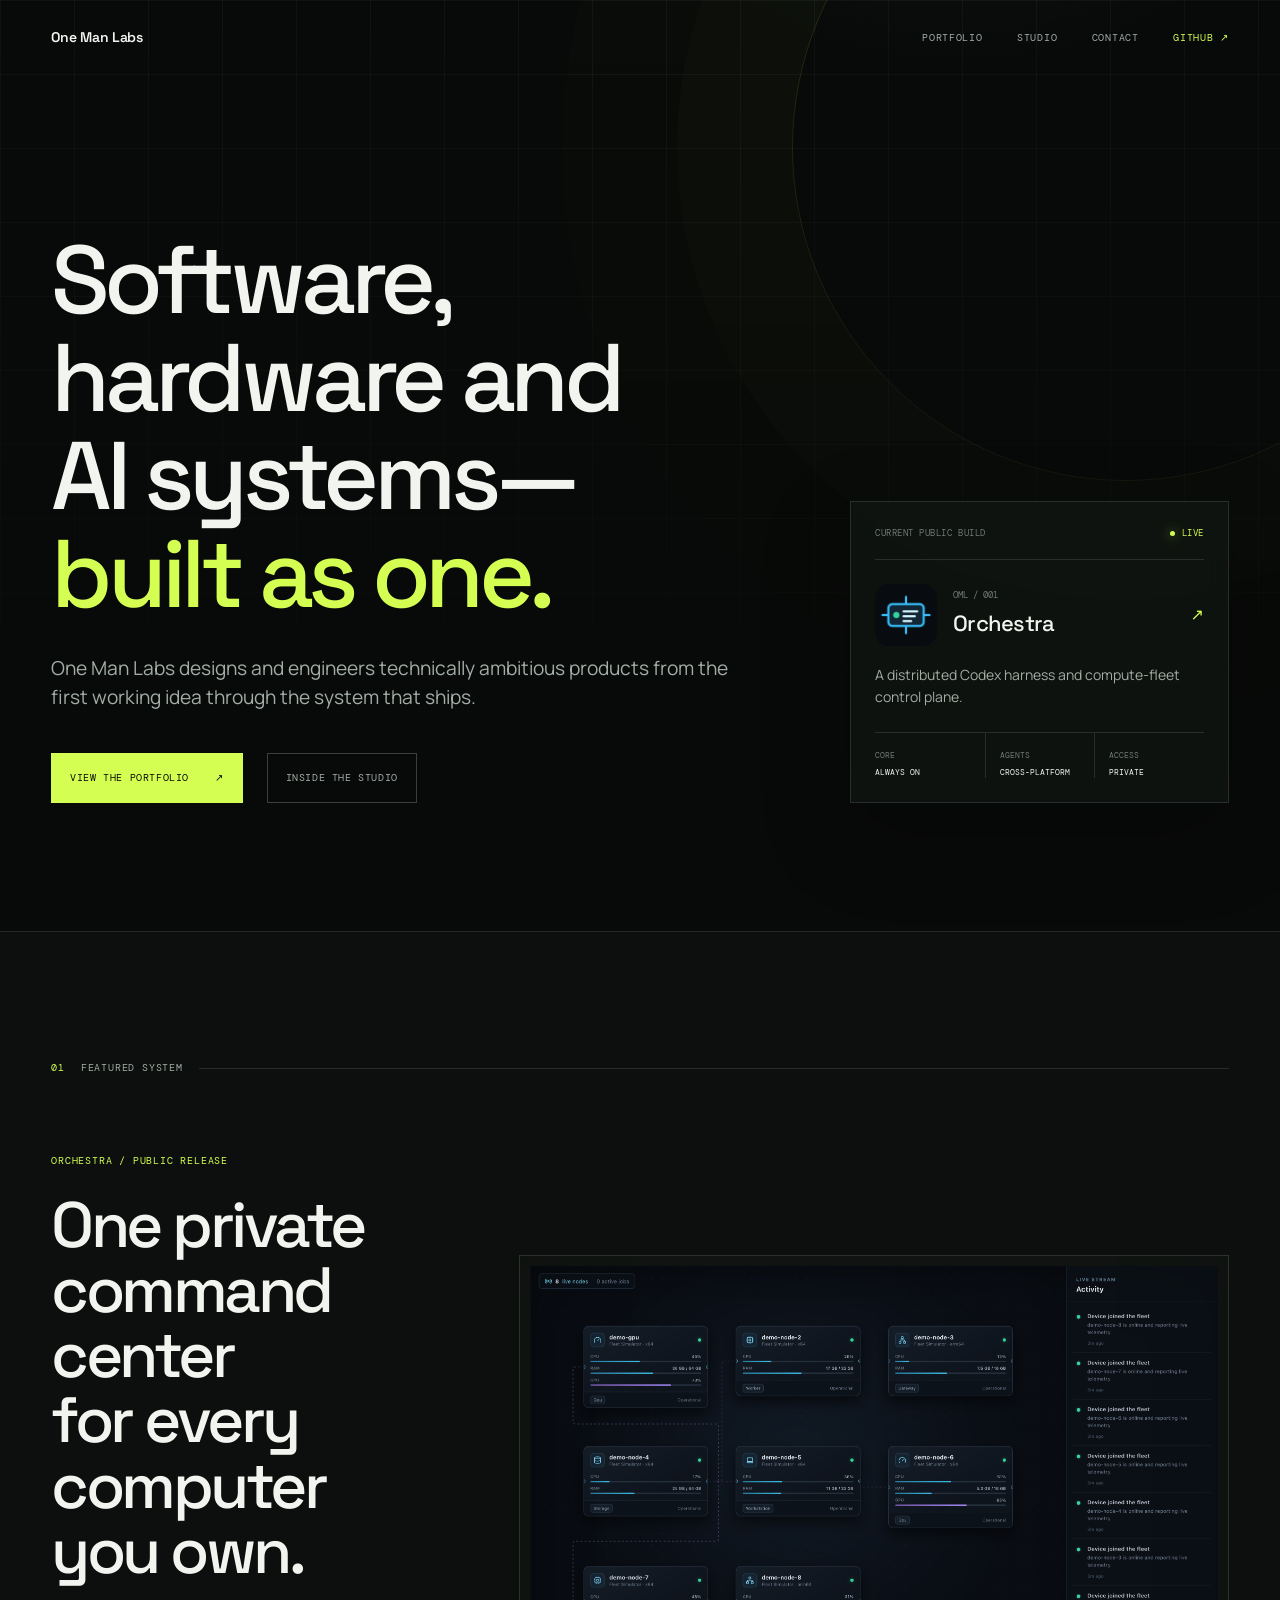
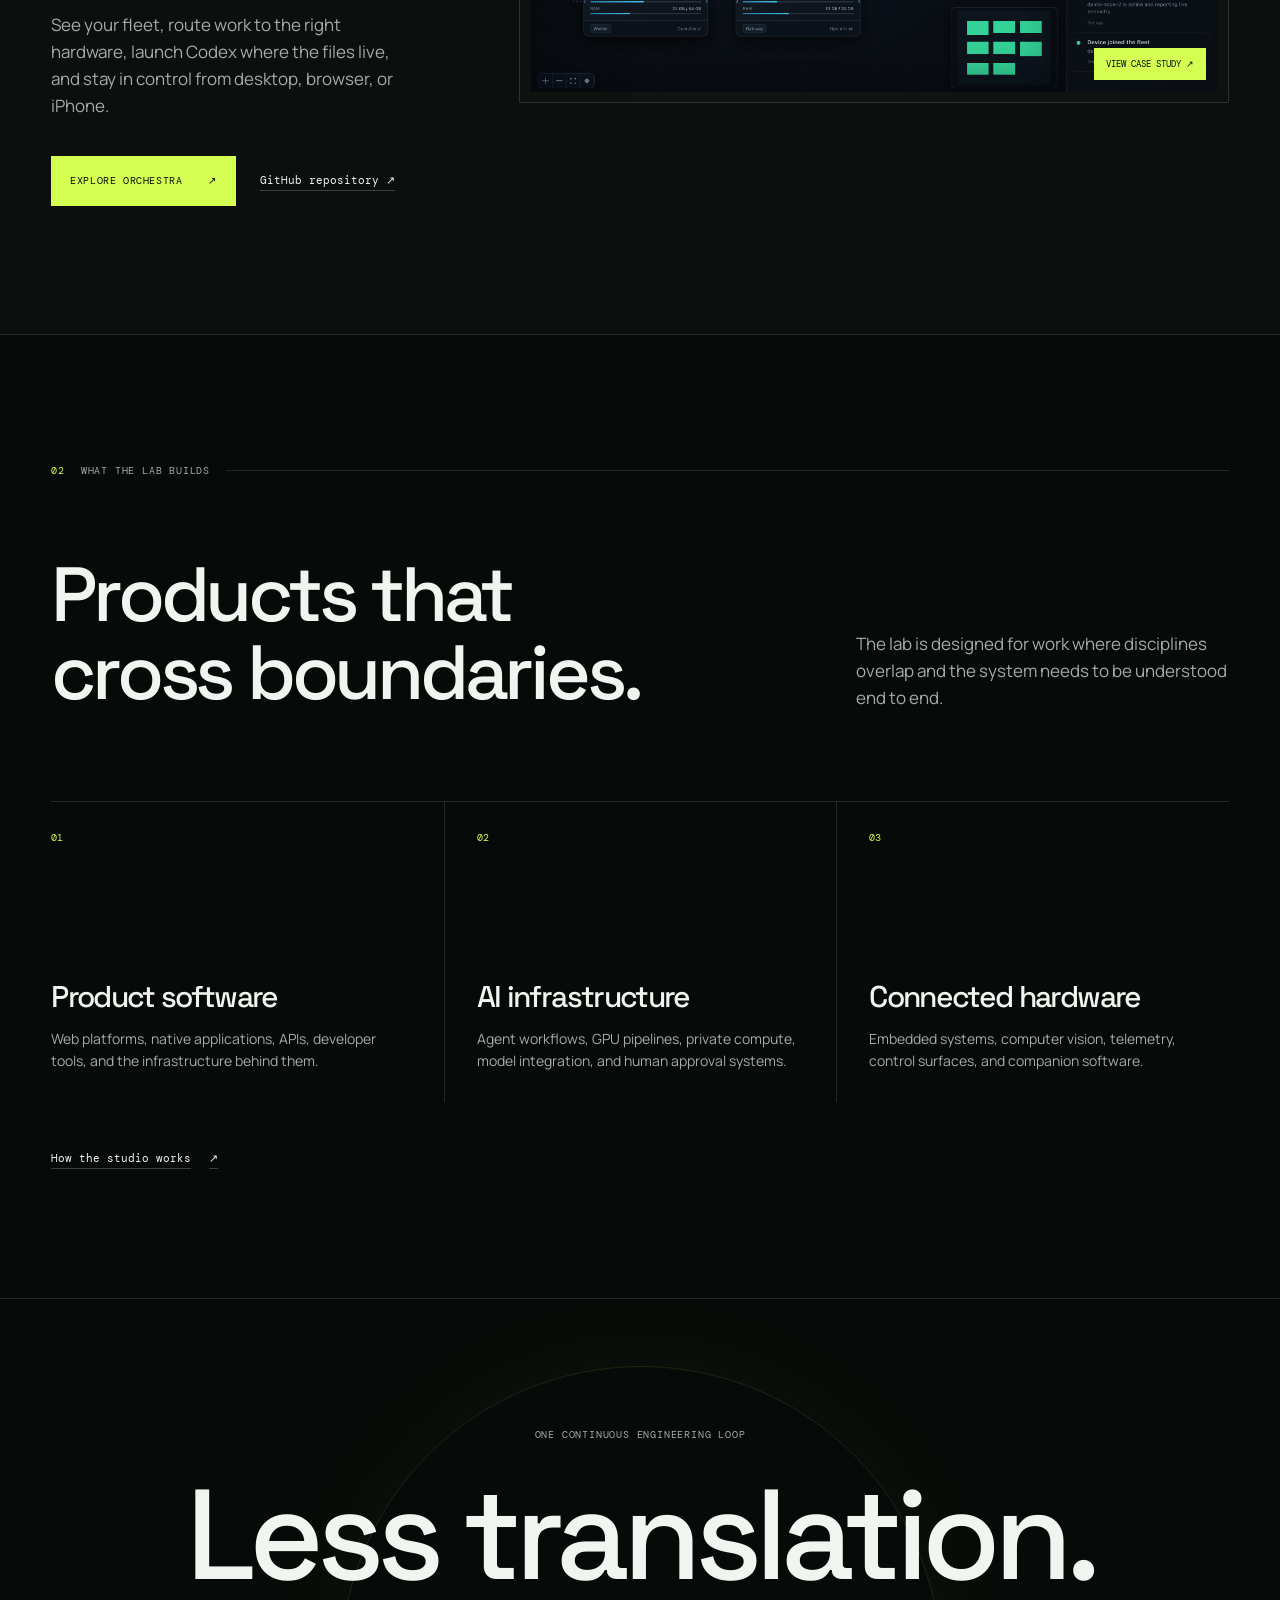
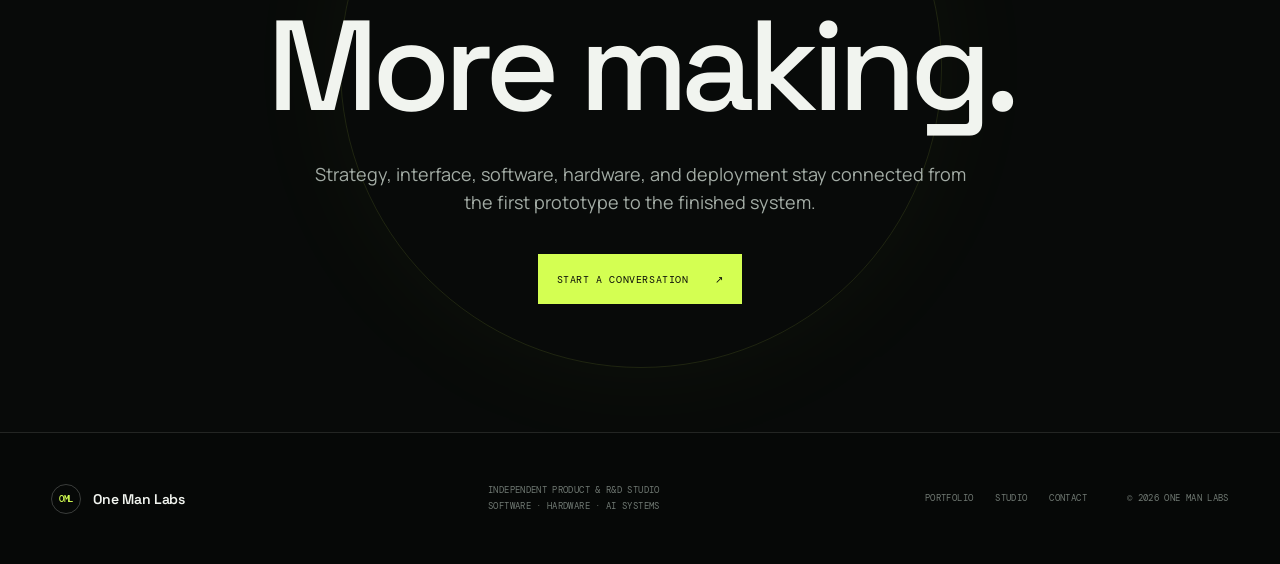
<file: index.html>
<!DOCTYPE html>
<html lang="en">
<head>
  <meta charset="utf-8">
  <meta name="viewport" content="width=device-width, initial-scale=1">
  <meta name="description" content="One Man Labs is an independent product and R&D studio building software, hardware, and AI systems.">
  <meta name="theme-color" content="#090b0a">
  <meta property="og:title" content="One Man Labs — Software, hardware and AI systems">
  <meta property="og:description" content="An independent product and R&D studio building ambitious systems end to end.">
  <meta property="og:type" content="website">
  <meta property="og:url" content="https://www.onemanlabs.org/">
  <meta property="og:image" content="https://www.onemanlabs.org/assets/og.png">
  <meta name="twitter:card" content="summary_large_image">
  <link rel="canonical" href="https://www.onemanlabs.org/">
  <title>One Man Labs — Product &amp; R&amp;D Studio</title>
  <script>document.documentElement.classList.add("js");</script>
  <link rel="icon" type="image/svg+xml" href="assets/oml-favicon.svg">
  <link rel="preconnect" href="https://fonts.googleapis.com">
  <link rel="preconnect" href="https://fonts.gstatic.com" crossorigin>
  <link href="https://fonts.googleapis.com/css2?family=DM+Mono:wght@400;500&amp;family=Manrope:wght@400;500;600&amp;family=Space+Grotesk:wght@400;500;600&amp;display=swap" rel="stylesheet">
  <link rel="stylesheet" href="style.css">
</head>
<body>
  <a class="skip-link" href="#main">Skip to content</a>

  <header class="site-header">
    <a class="site-brand" href="/" aria-label="One Man Labs home">
      <span class="brand-name">One Man Labs</span>
    </a>
    <button class="menu-toggle" type="button" aria-expanded="false" aria-controls="site-menu" aria-label="Open navigation">
      <span></span><span></span>
    </button>
    <nav class="site-menu" id="site-menu" aria-label="Primary navigation">
      <a href="/work">Portfolio</a>
      <a href="/studio">Studio</a>
      <a href="/contact">Contact</a>
      <a class="external-link" href="https://github.com/OneManLabs" target="_blank" rel="noopener noreferrer">GitHub ↗</a>
    </nav>
  </header>

  <main id="main">
    <section class="home-hero">
      <div class="ambient-grid" aria-hidden="true"></div>
      <div class="page-shell hero-layout">
        <div class="hero-copy reveal">
          <h1>Software, hardware and AI systems—<em>built as one.</em></h1>
          <p class="hero-lede">One Man Labs designs and engineers technically ambitious products from the first working idea through the system that ships.</p>
          <div class="button-row">
            <a class="button button-primary" href="/work">View the portfolio <span>↗</span></a>
            <a class="button button-quiet" href="/studio">Inside the studio</a>
          </div>
        </div>

        <aside class="build-status reveal" aria-label="Current public build">
          <div class="status-topline"><span>Current public build</span><i>Live</i></div>
          <a class="status-project" href="/orchestra">
            <img src="assets/orchestra/orchestra-icon.png" width="72" height="72" alt="Orchestra icon">
            <div><small>OML / 001</small><strong>Orchestra</strong></div>
            <span aria-hidden="true">↗</span>
          </a>
          <p>A distributed Codex harness and compute-fleet control plane.</p>
          <dl class="status-facts">
            <div><dt>Core</dt><dd>Always on</dd></div>
            <div><dt>Agents</dt><dd>Cross-platform</dd></div>
            <div><dt>Access</dt><dd>Private</dd></div>
          </dl>
        </aside>
      </div>
    </section>

    <section class="section section-featured" id="featured">
      <div class="page-shell">
        <div class="section-label reveal"><span>01</span> Featured system</div>
        <article class="feature-split">
          <div class="feature-copy reveal">
            <p class="project-code">ORCHESTRA / PUBLIC RELEASE</p>
            <h2>One private command center for every computer you own.</h2>
            <p>See your fleet, route work to the right hardware, launch Codex where the files live, and stay in control from desktop, browser, or iPhone.</p>
            <div class="button-row">
              <a class="button button-primary" href="/orchestra">Explore Orchestra <span>↗</span></a>
              <a class="inline-link" href="https://github.com/OneManLabs/orchestra" target="_blank" rel="noopener noreferrer">GitHub repository ↗</a>
            </div>
          </div>
          <a class="feature-image reveal" href="/orchestra" aria-label="View the Orchestra project">
            <img src="assets/orchestra/fleet-canvas.png" alt="Orchestra showing a synthetic compute fleet" width="2589" height="1602">
            <span>View case study ↗</span>
          </a>
        </article>
      </div>
    </section>

    <section class="section section-capabilities">
      <div class="page-shell">
        <div class="section-label reveal"><span>02</span> What the lab builds</div>
        <div class="section-intro reveal">
          <h2>Products that cross boundaries.</h2>
          <p>The lab is designed for work where disciplines overlap and the system needs to be understood end to end.</p>
        </div>
        <div class="capability-preview">
          <article class="reveal"><span>01</span><h3>Product software</h3><p>Web platforms, native applications, APIs, developer tools, and the infrastructure behind them.</p></article>
          <article class="reveal"><span>02</span><h3>AI infrastructure</h3><p>Agent workflows, GPU pipelines, private compute, model integration, and human approval systems.</p></article>
          <article class="reveal"><span>03</span><h3>Connected hardware</h3><p>Embedded systems, computer vision, telemetry, control surfaces, and companion software.</p></article>
        </div>
        <a class="section-link reveal" href="/studio">How the studio works <span>↗</span></a>
      </div>
    </section>

    <section class="section closing-statement">
      <div class="page-shell reveal">
        <p class="eyebrow">One continuous engineering loop</p>
        <h2>Less translation.<br>More making.</h2>
        <p>Strategy, interface, software, hardware, and deployment stay connected from the first prototype to the finished system.</p>
        <a class="button button-primary" href="/contact">Start a conversation <span>↗</span></a>
      </div>
    </section>
  </main>

  <footer class="site-footer">
    <div class="page-shell footer-layout">
      <a class="site-brand footer-brand" href="/"><span class="brand-mark">OML</span><span class="brand-name">One Man Labs</span></a>
      <p>Independent product &amp; R&amp;D studio<br>Software · Hardware · AI systems</p>
      <nav aria-label="Footer navigation"><a href="/work">Portfolio</a><a href="/studio">Studio</a><a href="/contact">Contact</a></nav>
      <p>© <span id="year">2026</span> One Man Labs</p>
    </div>
  </footer>

  <script src="script.js" defer></script>
</body>
</html>
</file>
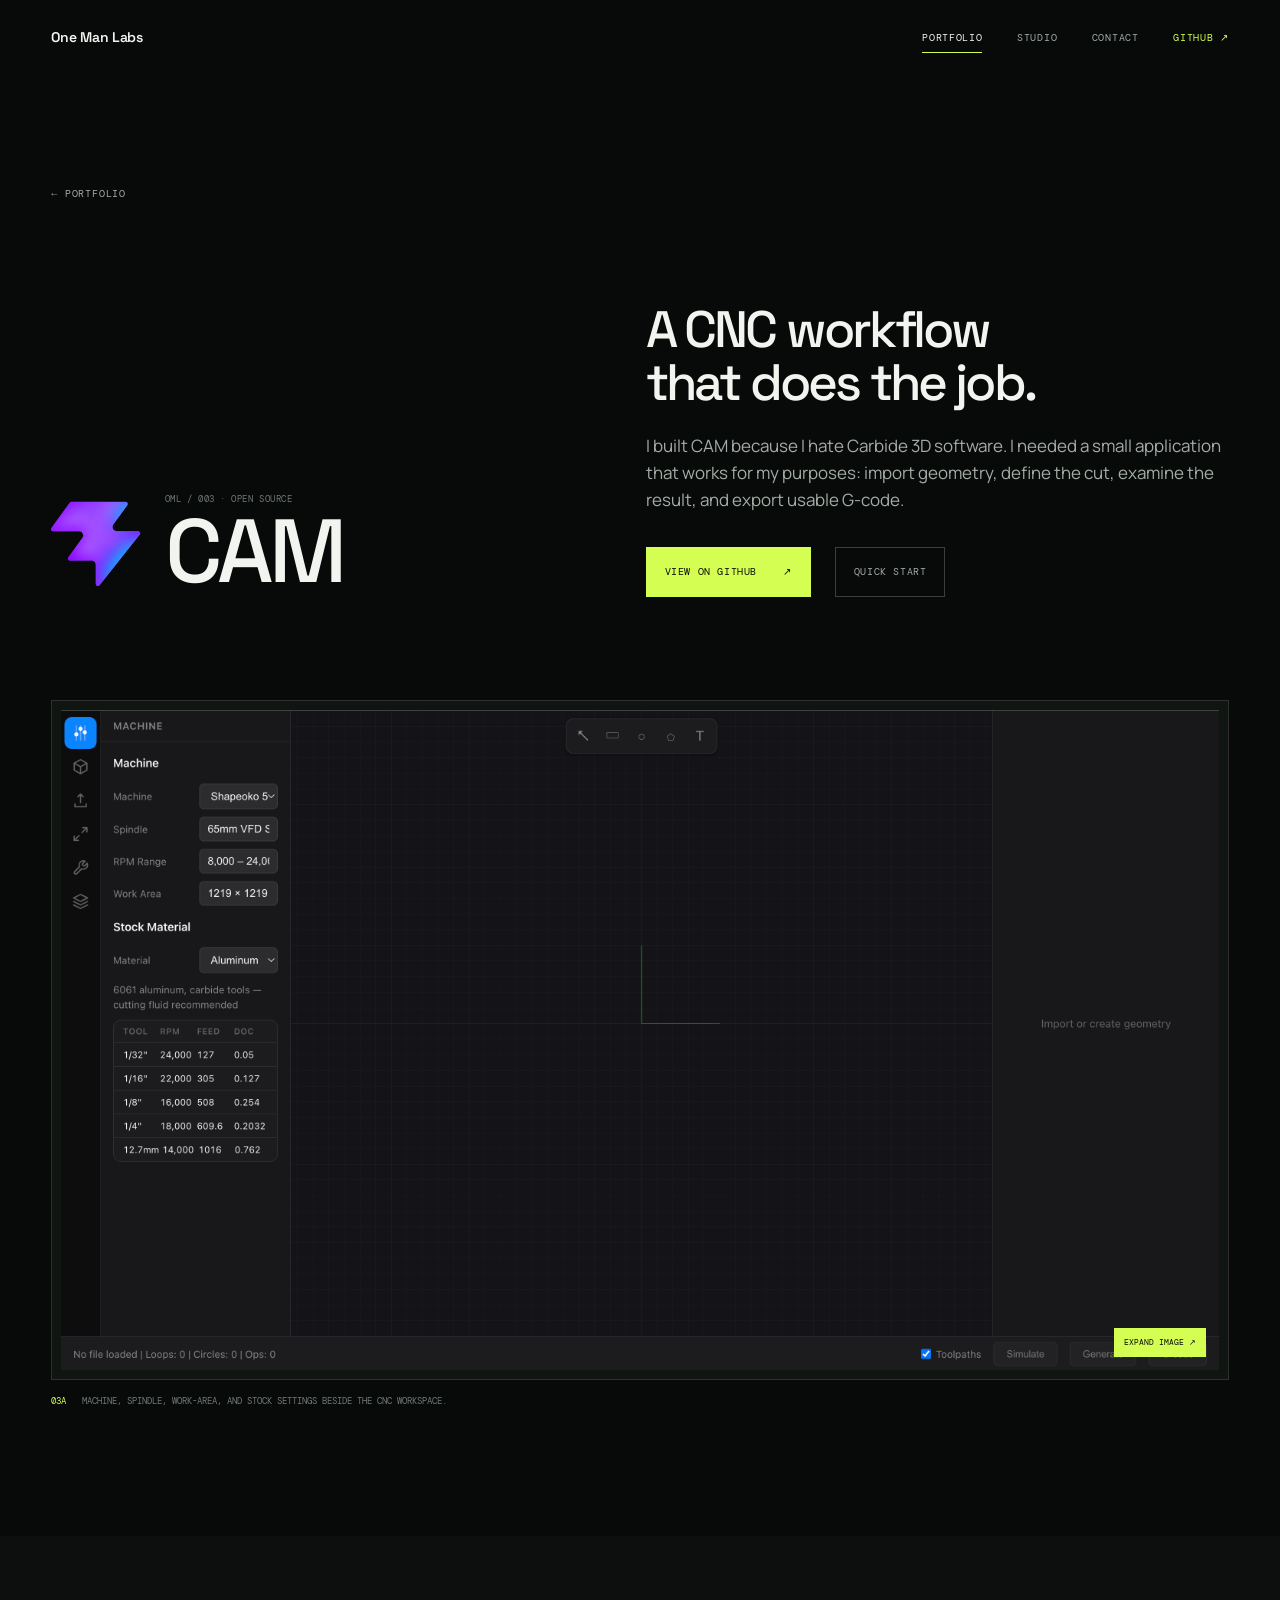
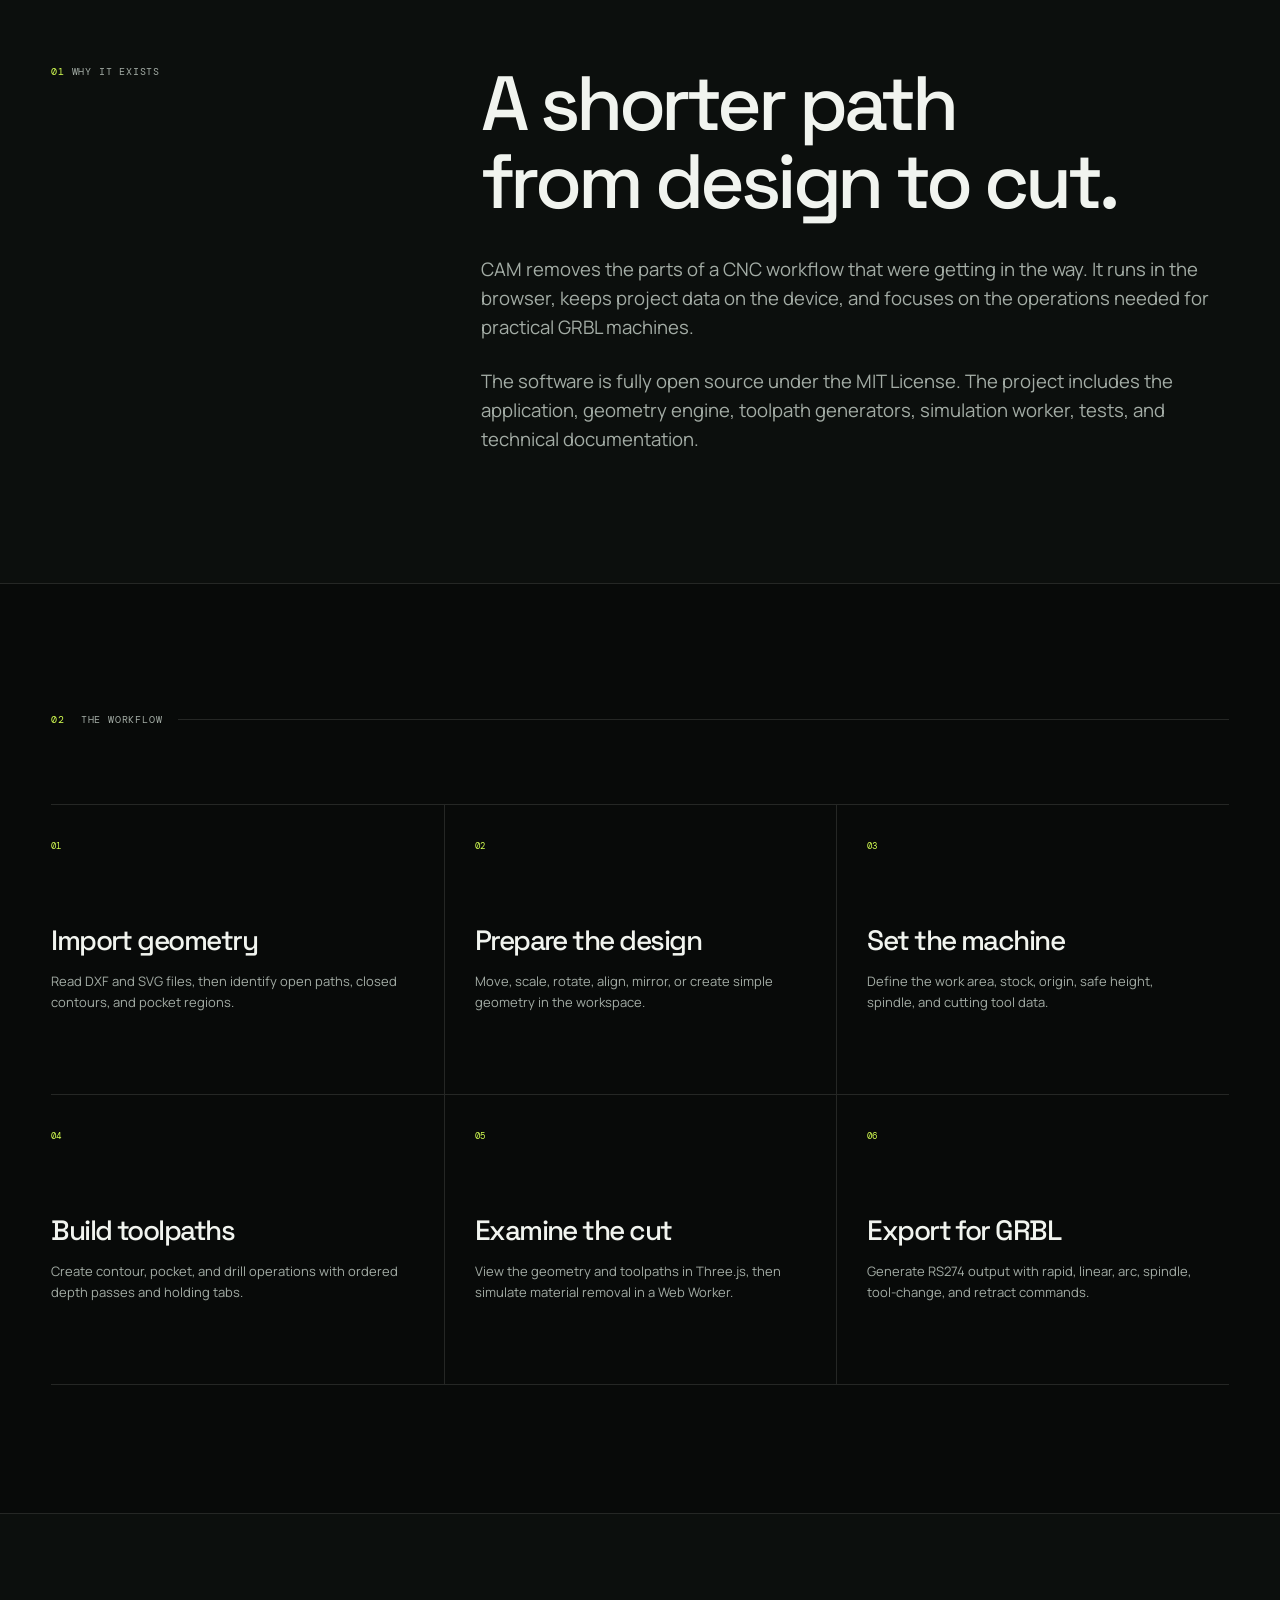
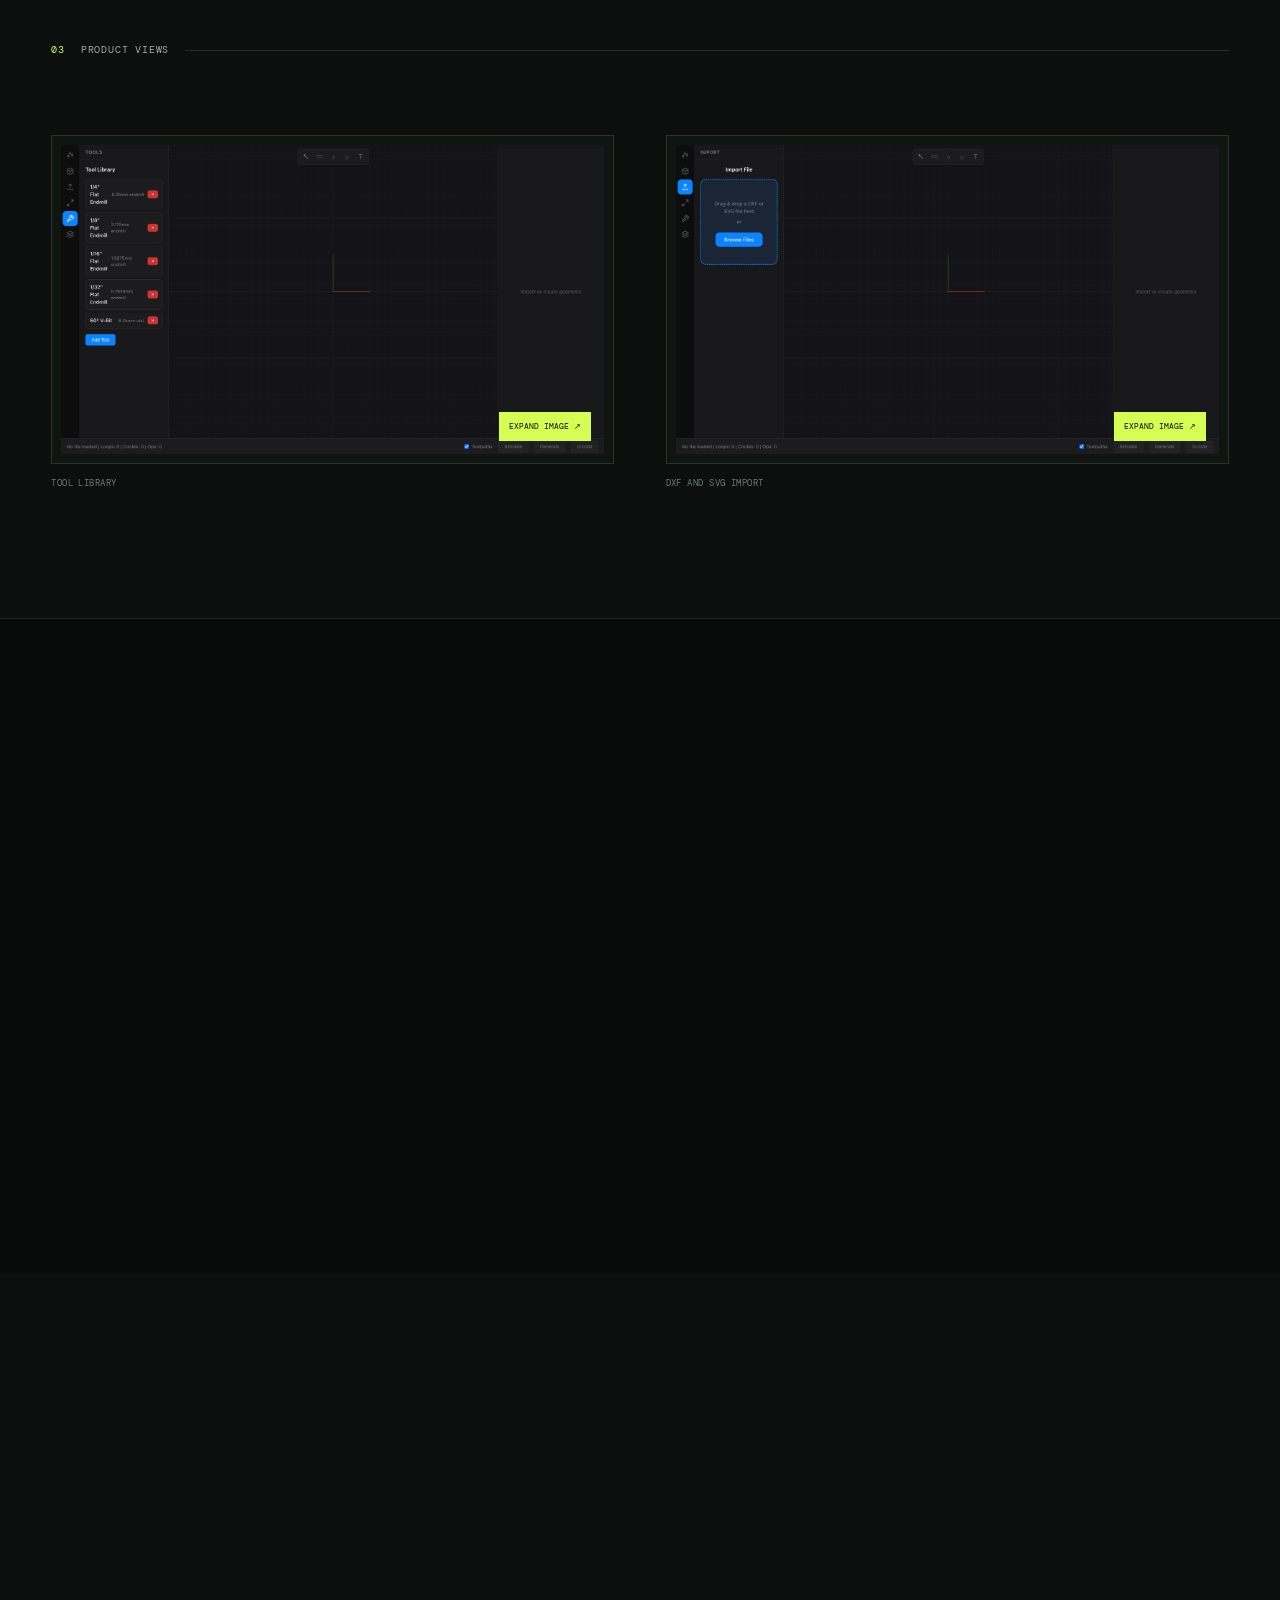
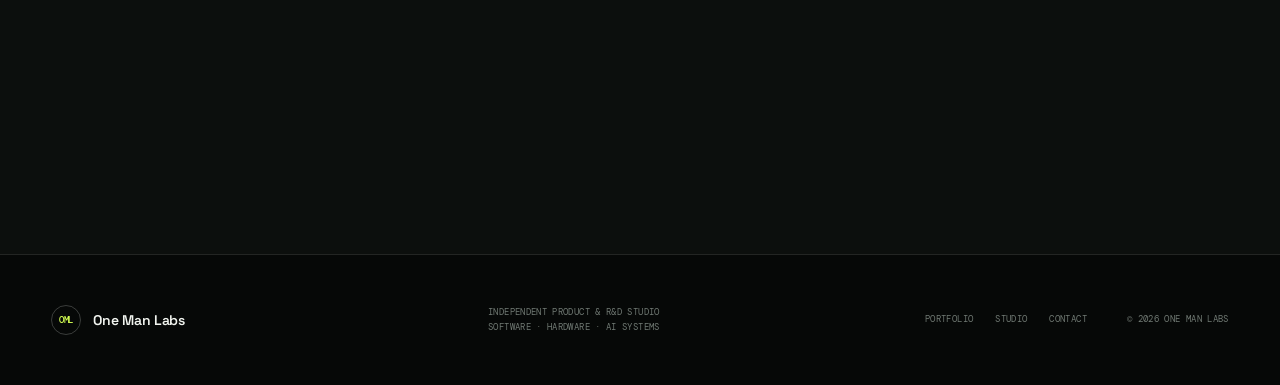
<file: cam.html>
<!DOCTYPE html>
<html lang="en">
<head>
  <meta charset="utf-8">
  <meta name="viewport" content="width=device-width, initial-scale=1">
  <meta name="description" content="CAM is an open-source browser CNC application from One Man Labs.">
  <meta name="theme-color" content="#090b0a">
  <meta property="og:title" content="CAM — One Man Labs">
  <meta property="og:description" content="A focused browser workflow from DXF or SVG geometry to GRBL-compatible G-code.">
  <meta property="og:type" content="website">
  <meta property="og:url" content="https://www.onemanlabs.org/cam">
  <meta property="og:image" content="https://www.onemanlabs.org/assets/cam/cam-machine-setup.png">
  <meta name="twitter:card" content="summary_large_image">
  <link rel="canonical" href="https://www.onemanlabs.org/cam">
  <title>CAM — One Man Labs</title>
  <script>document.documentElement.classList.add("js");</script>
  <link rel="icon" type="image/svg+xml" href="assets/oml-favicon.svg">
  <link rel="preconnect" href="https://fonts.googleapis.com">
  <link rel="preconnect" href="https://fonts.gstatic.com" crossorigin>
  <link href="https://fonts.googleapis.com/css2?family=DM+Mono:wght@400;500&amp;family=Manrope:wght@400;500;600&amp;family=Space+Grotesk:wght@400;500;600&amp;display=swap" rel="stylesheet">
  <link rel="stylesheet" href="style.css">
</head>
<body>
  <a class="skip-link" href="#main">Skip to content</a>
  <header class="site-header">
    <a class="site-brand" href="/" aria-label="One Man Labs home"><span class="brand-name">One Man Labs</span></a>
    <button class="menu-toggle" type="button" aria-expanded="false" aria-controls="site-menu" aria-label="Open navigation"><span></span><span></span></button>
    <nav class="site-menu" id="site-menu" aria-label="Primary navigation">
      <a class="active" href="/work" aria-current="page">Portfolio</a>
      <a href="/studio">Studio</a>
      <a href="/contact">Contact</a>
      <a class="external-link" href="https://github.com/OneManLabs" target="_blank" rel="noopener noreferrer">GitHub ↗</a>
    </nav>
  </header>

  <main id="main">
    <header class="project-hero page-shell">
      <a class="back-link reveal" href="/work">← Portfolio</a>
      <div class="project-hero-grid">
        <div class="project-identity reveal">
          <img src="assets/cam/cam-icon.svg" width="92" height="92" alt="CAM icon">
          <div><p>OML / 003 · Open source</p><h1>CAM</h1></div>
        </div>
        <div class="project-position reveal">
          <h2>A CNC workflow that does the job.</h2>
          <p>I built CAM because I hate Carbide 3D software. I needed a small application that works for my purposes: import geometry, define the cut, examine the result, and export usable G-code.</p>
          <div class="button-row">
            <a class="button button-primary" href="https://github.com/OneManLabs/cam" target="_blank" rel="noopener noreferrer">View on GitHub <span>↗</span></a>
            <a class="button button-quiet" href="https://github.com/OneManLabs/cam#start-cam" target="_blank" rel="noopener noreferrer">Quick start</a>
          </div>
        </div>
      </div>
    </header>

    <section class="project-screen page-shell reveal">
      <button class="image-button" type="button" data-lightbox="assets/cam/cam-machine-setup.png" aria-label="Open the CAM machine setup screenshot">
        <img src="assets/cam/cam-machine-setup.png" alt="CAM machine, spindle, work area, and stock material settings" width="3024" height="1724">
        <span>Expand image ↗</span>
      </button>
      <p><span>03A</span> Machine, spindle, work-area, and stock settings beside the CNC workspace.</p>
    </section>

    <section class="section project-overview">
      <div class="page-shell overview-grid">
        <div class="section-label reveal"><span>01</span> Why it exists</div>
        <div class="overview-copy reveal">
          <h2>A shorter path from design to cut.</h2>
          <p>CAM removes the parts of a CNC workflow that were getting in the way. It runs in the browser, keeps project data on the device, and focuses on the operations needed for practical GRBL machines.</p>
          <p>The software is fully open source under the MIT License. The project includes the application, geometry engine, toolpath generators, simulation worker, tests, and technical documentation.</p>
        </div>
      </div>
    </section>

    <section class="section project-system">
      <div class="page-shell">
        <div class="section-label reveal"><span>02</span> The workflow</div>
        <div class="system-features">
          <article class="reveal"><span>01</span><h3>Import geometry</h3><p>Read DXF and SVG files, then identify open paths, closed contours, and pocket regions.</p></article>
          <article class="reveal"><span>02</span><h3>Prepare the design</h3><p>Move, scale, rotate, align, mirror, or create simple geometry in the workspace.</p></article>
          <article class="reveal"><span>03</span><h3>Set the machine</h3><p>Define the work area, stock, origin, safe height, spindle, and cutting tool data.</p></article>
          <article class="reveal"><span>04</span><h3>Build toolpaths</h3><p>Create contour, pocket, and drill operations with ordered depth passes and holding tabs.</p></article>
          <article class="reveal"><span>05</span><h3>Examine the cut</h3><p>View the geometry and toolpaths in Three.js, then simulate material removal in a Web Worker.</p></article>
          <article class="reveal"><span>06</span><h3>Export for GRBL</h3><p>Generate RS274 output with rapid, linear, arc, spindle, tool-change, and retract commands.</p></article>
        </div>
      </div>
    </section>

    <section class="section project-gallery">
      <div class="page-shell">
        <div class="section-label reveal"><span>03</span> Product views</div>
        <div class="gallery-grid">
          <figure class="reveal">
            <button class="image-button" type="button" data-lightbox="assets/cam/cam-tool-library.png" aria-label="Open the CAM tool library screenshot"><img src="assets/cam/cam-tool-library.png" alt="CAM tool library with flat end mills and a V-bit" loading="lazy" width="3024" height="1722"><span>Expand image ↗</span></button>
            <figcaption>Tool library</figcaption>
          </figure>
          <figure class="reveal">
            <button class="image-button" type="button" data-lightbox="assets/cam/cam-file-import.png" aria-label="Open the CAM file import screenshot"><img src="assets/cam/cam-file-import.png" alt="CAM import panel for DXF and SVG files" loading="lazy" width="3024" height="1722"><span>Expand image ↗</span></button>
            <figcaption>DXF and SVG import</figcaption>
          </figure>
        </div>
      </div>
    </section>

    <section class="section architecture-section">
      <div class="page-shell architecture-grid">
        <div class="section-label reveal"><span>04</span> Local architecture</div>
        <div class="architecture-copy reveal">
          <h2>Client-side by design.</h2>
          <p>CAM has no server component. The browser parses the input, keeps the project state, makes the toolpaths, runs the simulation, and writes the G-code.</p>
          <div class="architecture-flow" role="img" aria-label="Geometry moves through operations and simulation to G-code">
            <div><span>Geometry</span><small>DXF · SVG · Shapes</small></div><i>→</i><div class="flow-core"><span>Operations</span><small>Contour · Pocket · Drill</small></div><i>→</i><div><span>Output</span><small>Simulation · GRBL</small></div>
          </div>
          <p class="muted">The simulation is a visual aid, not a machine-safety system. Always inspect the code and do a dry run before a cut.</p>
        </div>
      </div>
    </section>

    <section class="section project-release">
      <div class="page-shell release-grid reveal">
        <div><p class="eyebrow">MIT licensed</p><h2>Use it. Change it. Make it better.</h2></div>
        <div><p>CAM is fully open source. It includes setup instructions, technical documentation, contribution guidance, security reporting, automated tests, and CI.</p><a class="button button-primary" href="https://github.com/OneManLabs/cam" target="_blank" rel="noopener noreferrer">Get CAM on GitHub <span>↗</span></a></div>
      </div>
    </section>
  </main>

  <footer class="site-footer">
    <div class="page-shell footer-layout">
      <a class="site-brand footer-brand" href="/"><span class="brand-mark">OML</span><span class="brand-name">One Man Labs</span></a>
      <p>Independent product &amp; R&amp;D studio<br>Software · Hardware · AI systems</p>
      <nav aria-label="Footer navigation"><a href="/work">Portfolio</a><a href="/studio">Studio</a><a href="/contact">Contact</a></nav>
      <p>© <span id="year">2026</span> One Man Labs</p>
    </div>
  </footer>

  <dialog class="lightbox" aria-label="Screenshot viewer"><button class="lightbox-close" type="button" aria-label="Close screenshot">Close ×</button><img src="assets/cam/cam-machine-setup.png" alt="Expanded CAM screenshot"></dialog>
  <script src="script.js" defer></script>
</body>
</html>
</file>
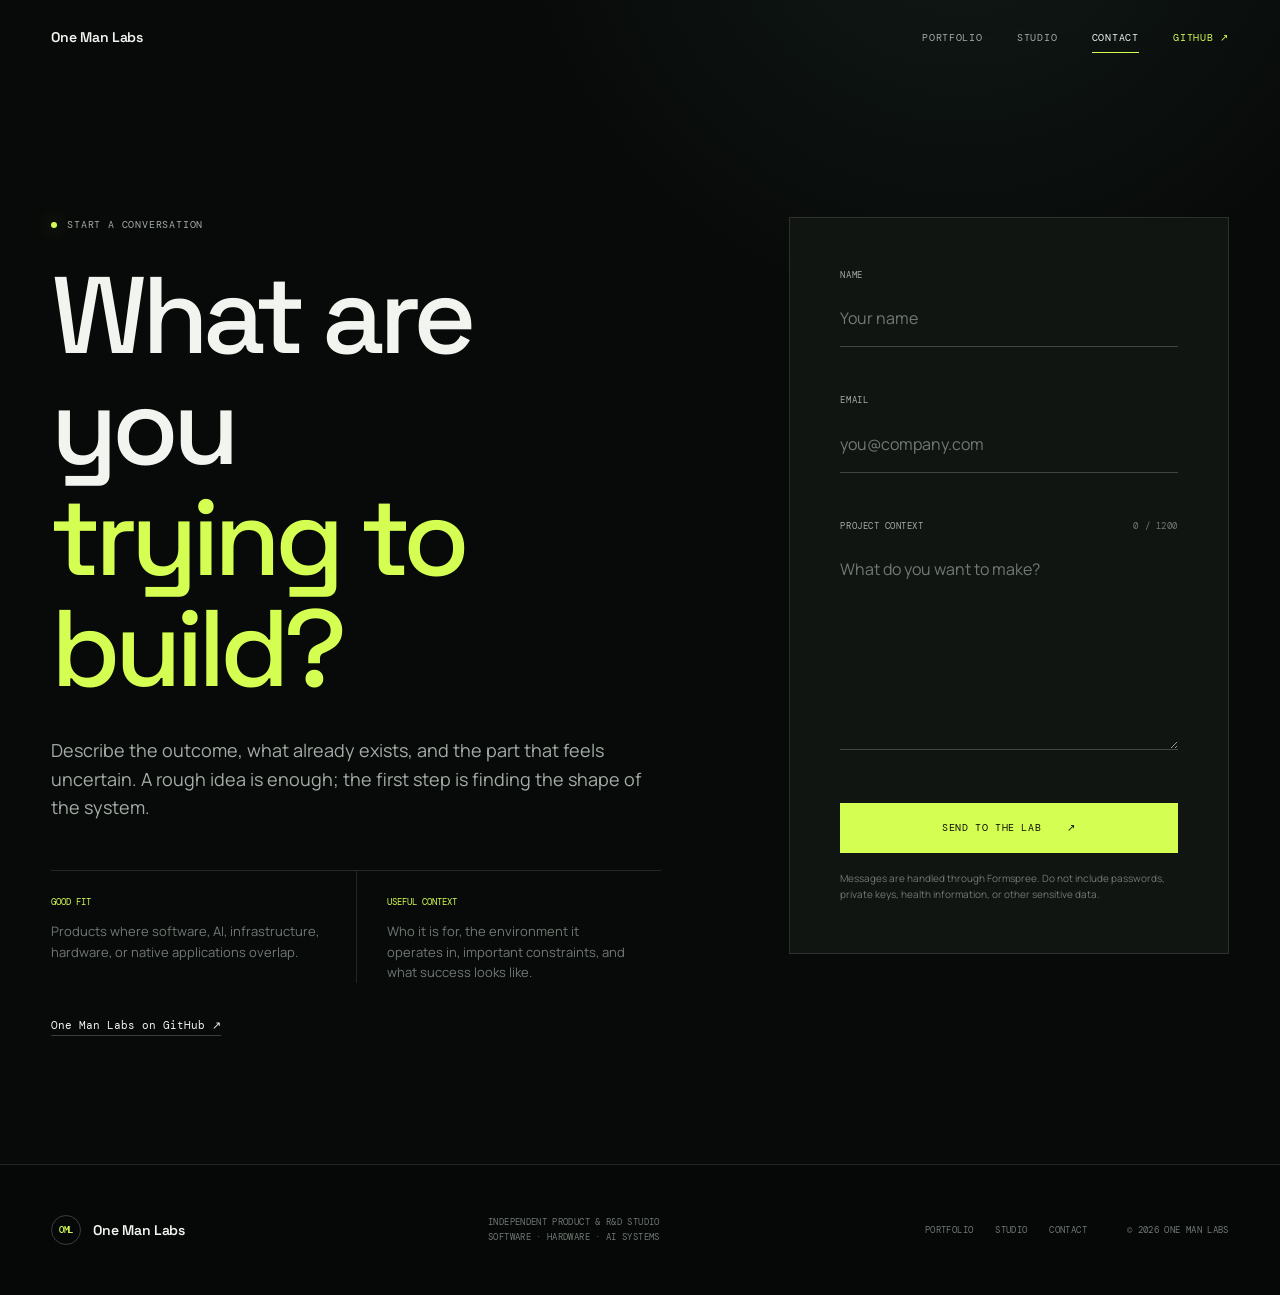
<file: contact.html>
<!DOCTYPE html>
<html lang="en">
<head>
  <meta charset="utf-8">
  <meta name="viewport" content="width=device-width, initial-scale=1">
  <meta name="description" content="Start a conversation with One Man Labs about a software, hardware, or AI system.">
  <meta name="theme-color" content="#090b0a">
  <meta property="og:title" content="Contact — One Man Labs">
  <meta property="og:description" content="Bring an ambitious idea to One Man Labs.">
  <meta property="og:type" content="website">
  <meta property="og:url" content="https://www.onemanlabs.org/contact">
  <meta property="og:image" content="https://www.onemanlabs.org/assets/og.png">
  <meta name="twitter:card" content="summary_large_image">
  <link rel="canonical" href="https://www.onemanlabs.org/contact">
  <title>Contact — One Man Labs</title>
  <script>document.documentElement.classList.add("js");</script>
  <link rel="icon" type="image/svg+xml" href="assets/oml-favicon.svg">
  <link rel="preconnect" href="https://fonts.googleapis.com">
  <link rel="preconnect" href="https://fonts.gstatic.com" crossorigin>
  <link href="https://fonts.googleapis.com/css2?family=DM+Mono:wght@400;500&amp;family=Manrope:wght@400;500;600&amp;family=Space+Grotesk:wght@400;500;600&amp;display=swap" rel="stylesheet">
  <link rel="stylesheet" href="style.css">
</head>
<body>
  <a class="skip-link" href="#main">Skip to content</a>
  <header class="site-header">
    <a class="site-brand" href="/" aria-label="One Man Labs home"><span class="brand-name">One Man Labs</span></a>
    <button class="menu-toggle" type="button" aria-expanded="false" aria-controls="site-menu" aria-label="Open navigation"><span></span><span></span></button>
    <nav class="site-menu" id="site-menu" aria-label="Primary navigation"><a href="/work">Portfolio</a><a href="/studio">Studio</a><a class="active" href="/contact" aria-current="page">Contact</a><a class="external-link" href="https://github.com/OneManLabs" target="_blank" rel="noopener noreferrer">GitHub ↗</a></nav>
  </header>

  <main id="main" class="contact-page">
    <div class="page-shell contact-page-grid">
      <section class="contact-intro reveal">
        <p class="eyebrow"><span></span> Start a conversation</p>
        <h1>What are you<br><em>trying to build?</em></h1>
        <p>Describe the outcome, what already exists, and the part that feels uncertain. A rough idea is enough; the first step is finding the shape of the system.</p>
        <div class="contact-notes"><div><span>Good fit</span><p>Products where software, AI, infrastructure, hardware, or native applications overlap.</p></div><div><span>Useful context</span><p>Who it is for, the environment it operates in, important constraints, and what success looks like.</p></div></div>
        <a class="inline-link" href="https://github.com/OneManLabs" target="_blank" rel="noopener noreferrer">One Man Labs on GitHub ↗</a>
      </section>

      <form id="contact-form" class="contact-form reveal" novalidate>
        <div class="form-status" role="status" aria-live="polite" hidden></div>
        <div class="form-row"><label for="name">Name</label><input id="name" name="name" type="text" autocomplete="name" placeholder="Your name" required><span class="field-error" data-error-for="name"></span></div>
        <div class="form-row"><label for="email">Email</label><input id="email" name="email" type="email" autocomplete="email" placeholder="you@company.com" required><span class="field-error" data-error-for="email"></span></div>
        <div class="form-row"><label for="message">Project context <span class="char-count">0 / 1200</span></label><textarea id="message" name="message" rows="7" maxlength="1200" placeholder="What do you want to make?" required></textarea><span class="field-error" data-error-for="message"></span></div>
        <button class="button button-primary" type="submit">Send to the lab <span>↗</span></button>
        <p class="form-note">Messages are handled through Formspree. Do not include passwords, private keys, health information, or other sensitive data.</p>
      </form>
    </div>
  </main>

  <footer class="site-footer"><div class="page-shell footer-layout"><a class="site-brand footer-brand" href="/"><span class="brand-mark">OML</span><span class="brand-name">One Man Labs</span></a><p>Independent product &amp; R&amp;D studio<br>Software · Hardware · AI systems</p><nav aria-label="Footer navigation"><a href="/work">Portfolio</a><a href="/studio">Studio</a><a href="/contact">Contact</a></nav><p>© <span id="year">2026</span> One Man Labs</p></div></footer>
  <script src="script.js" defer></script>
</body>
</html>
</file>
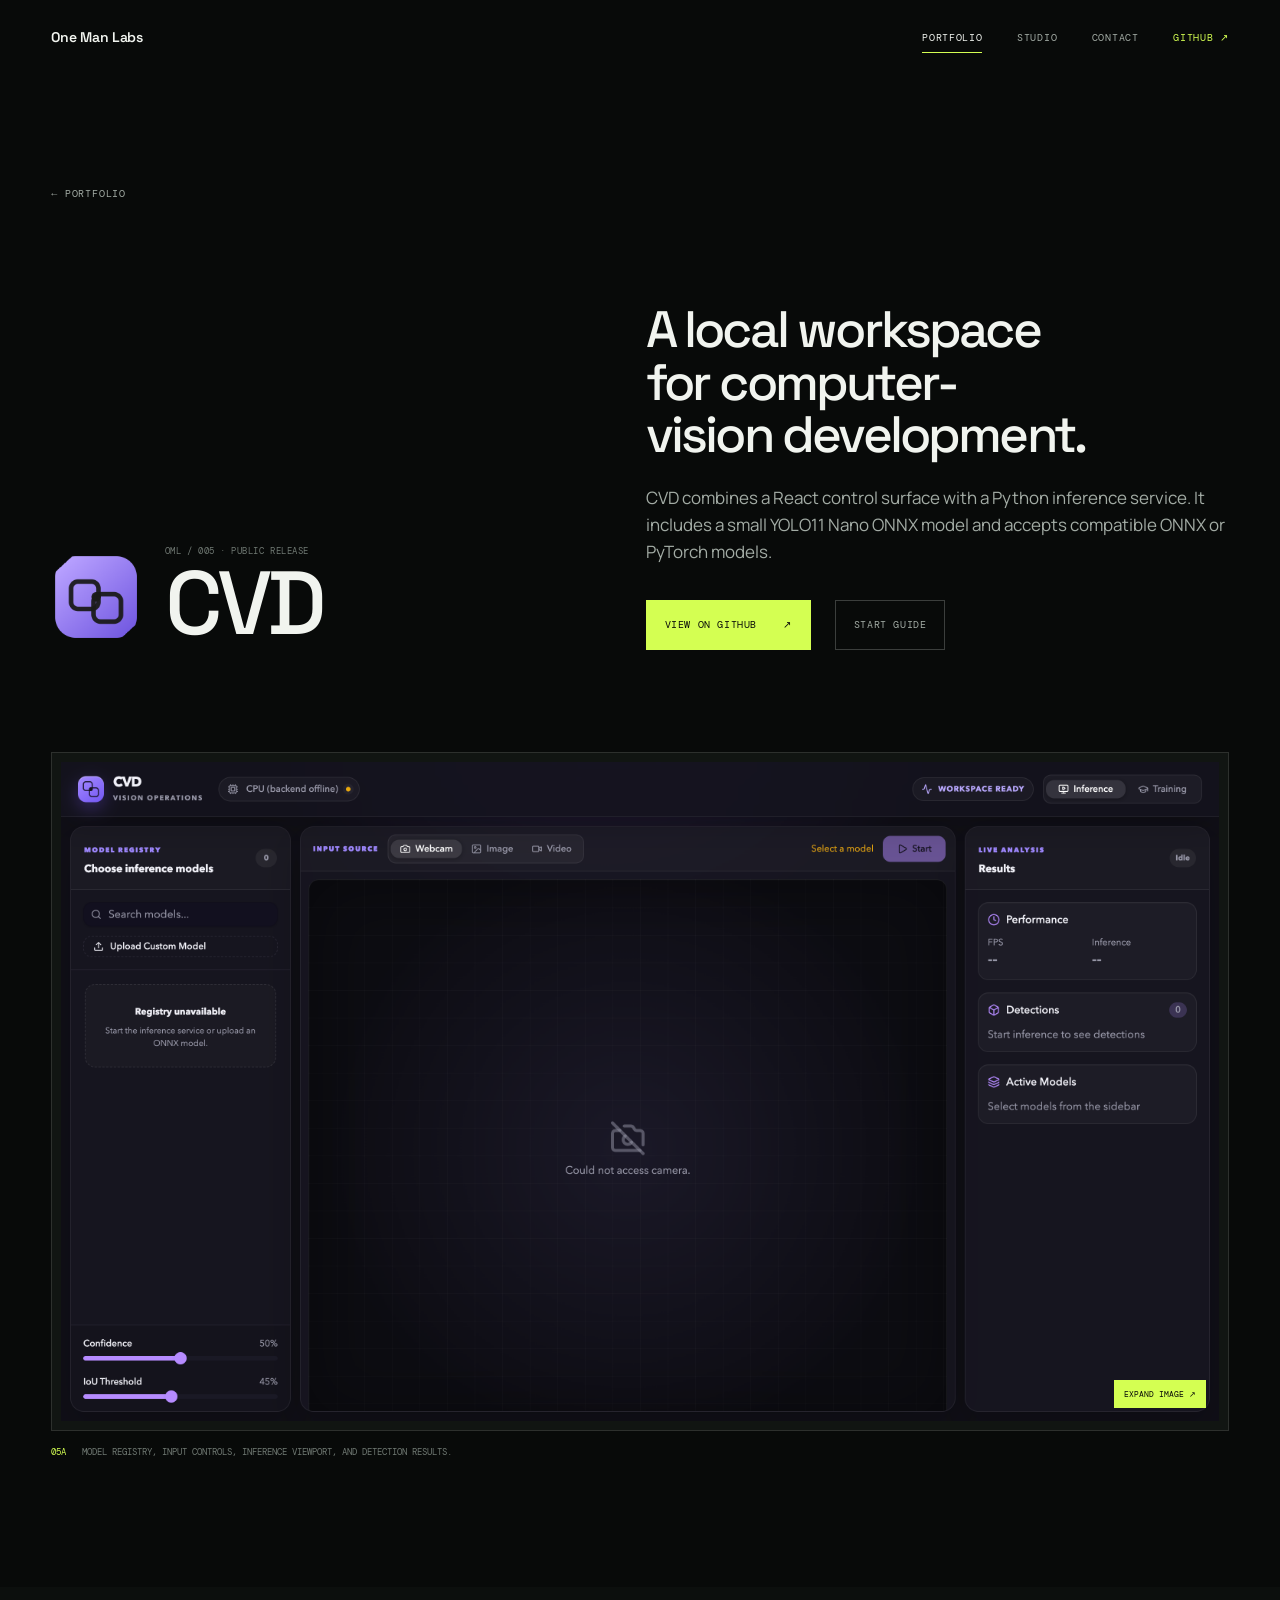
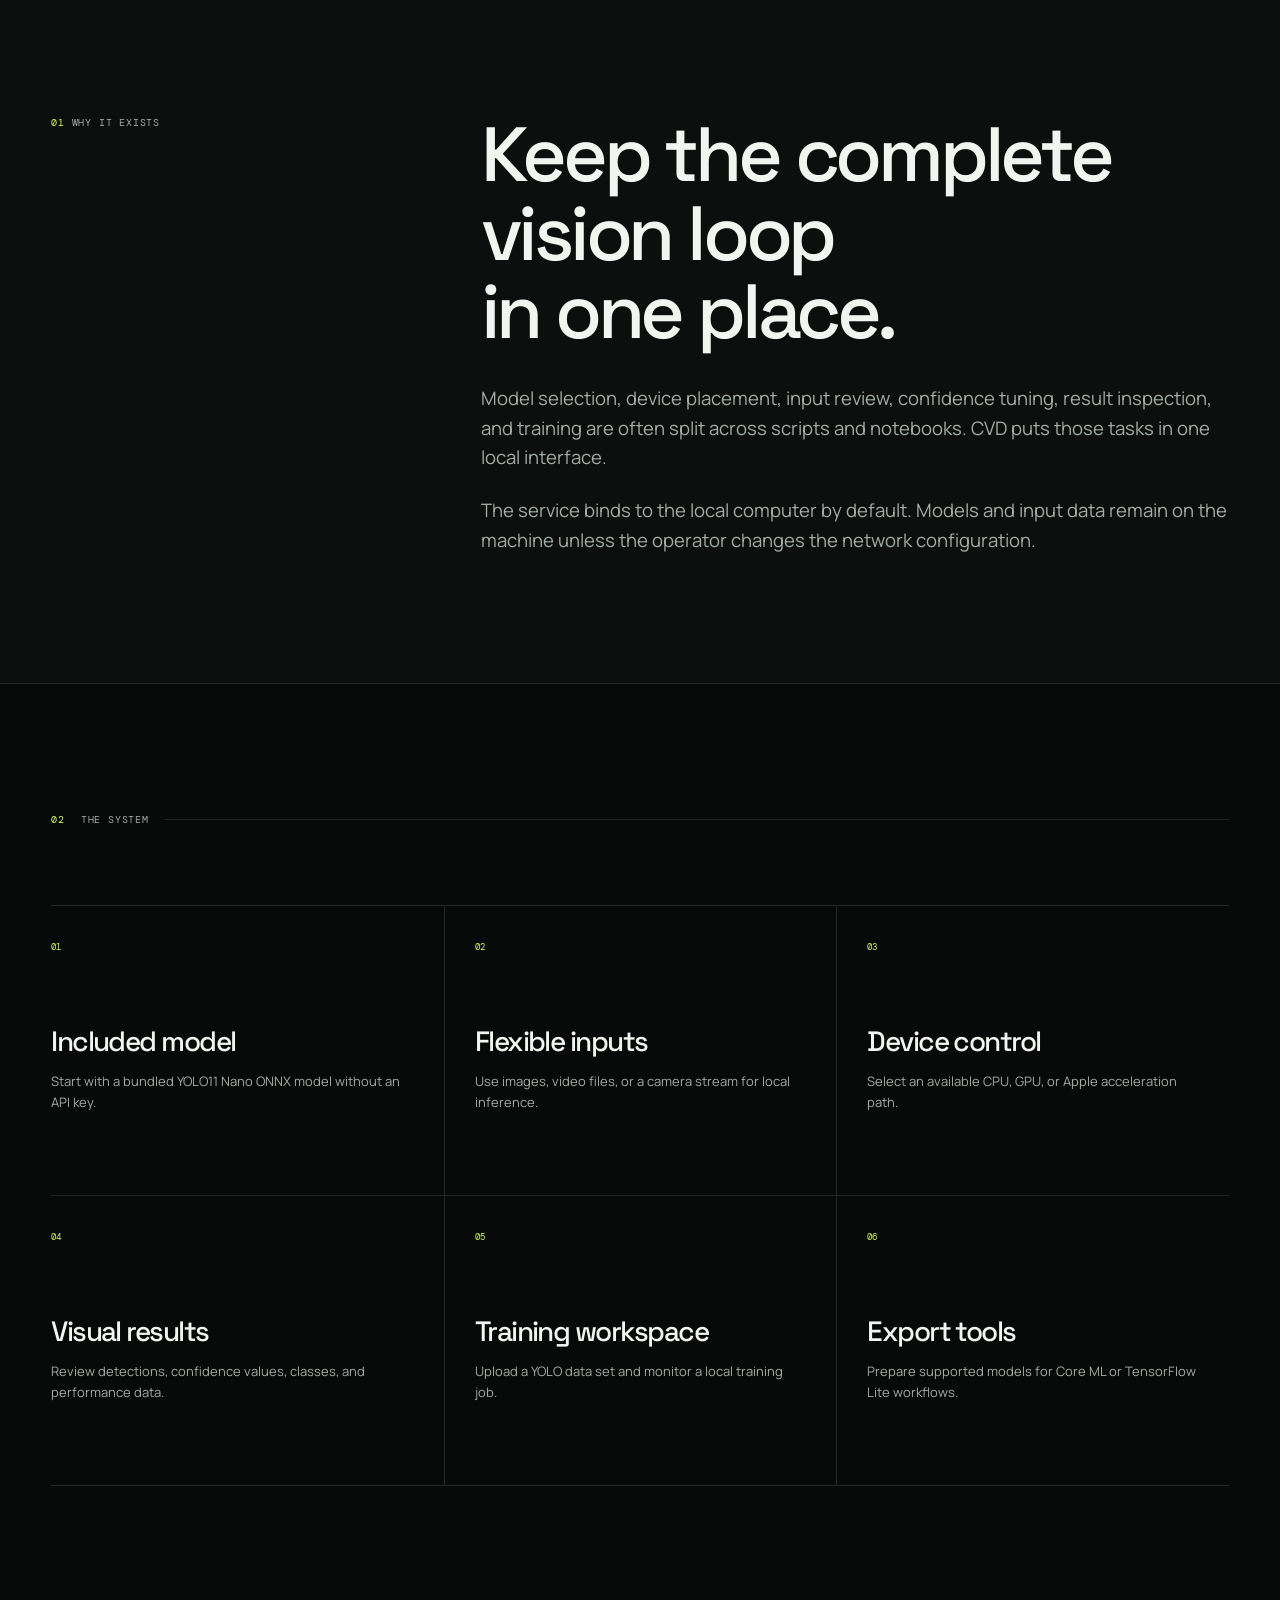
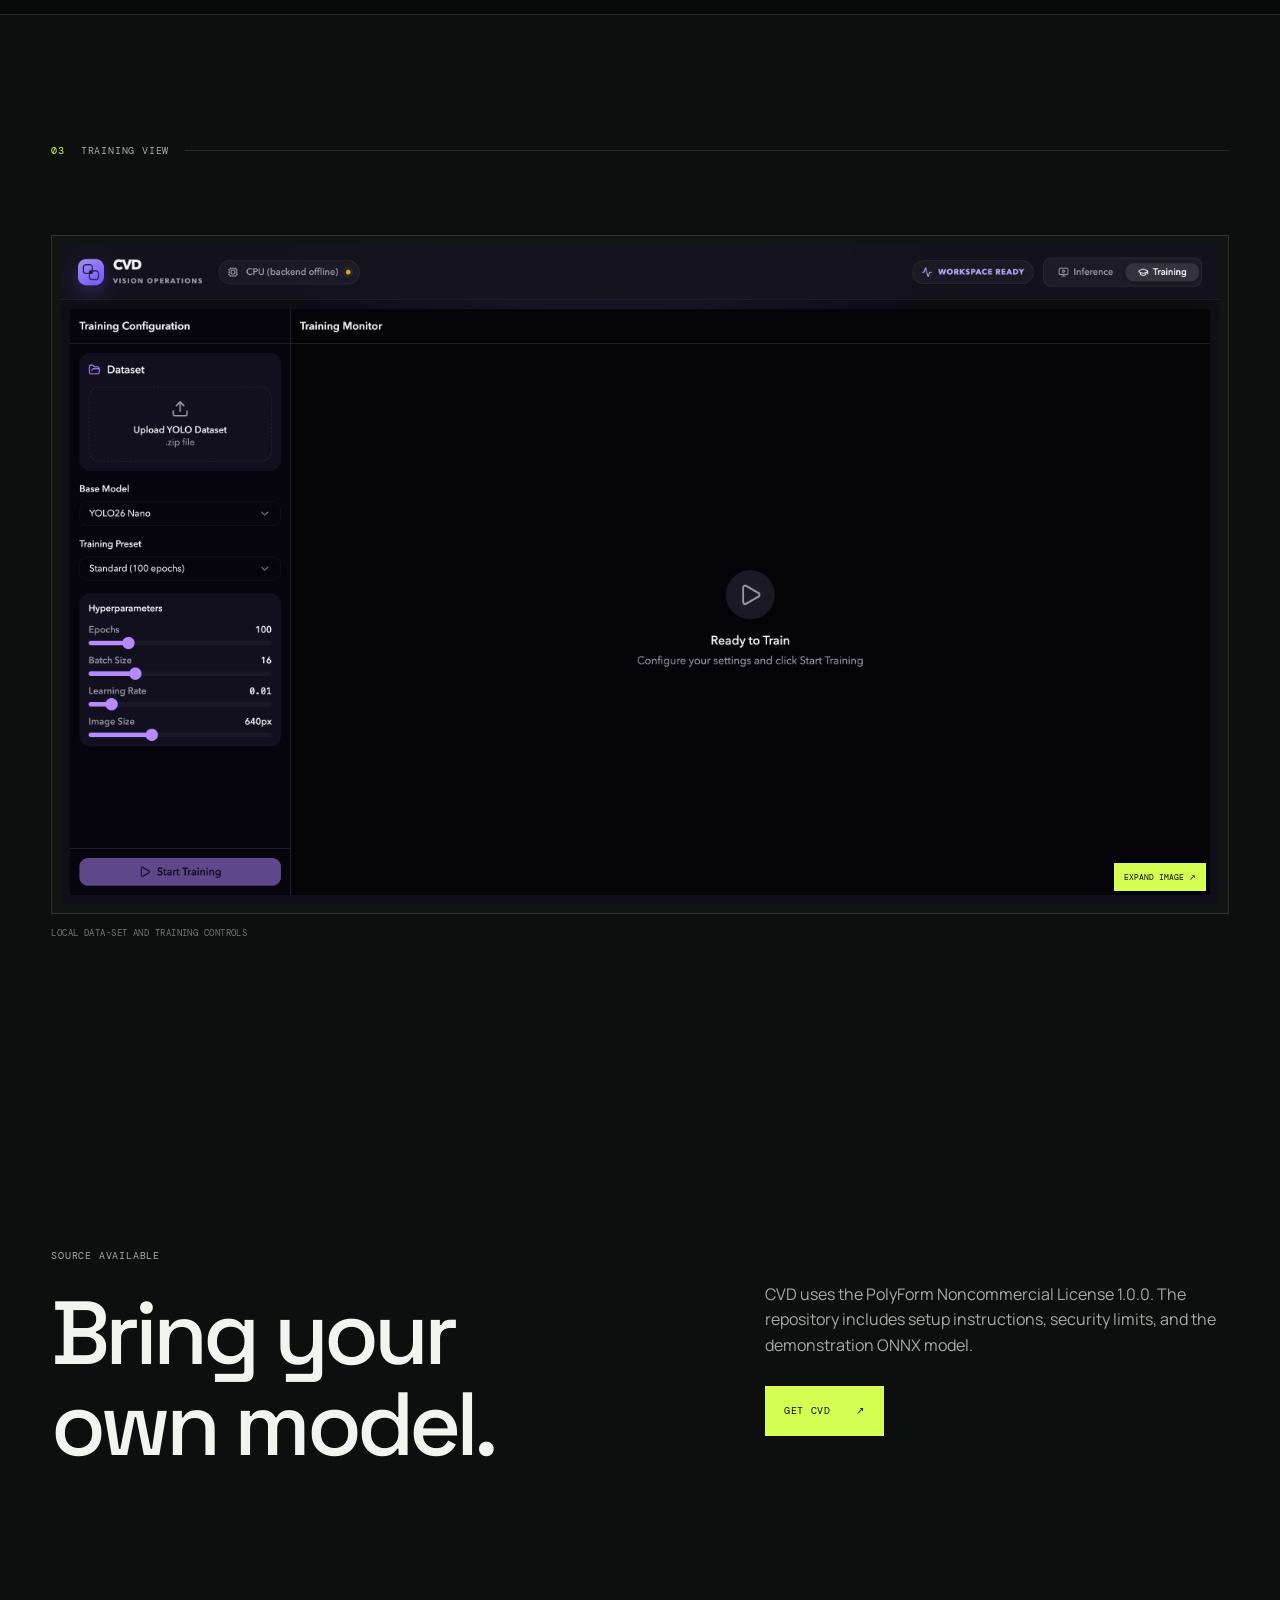
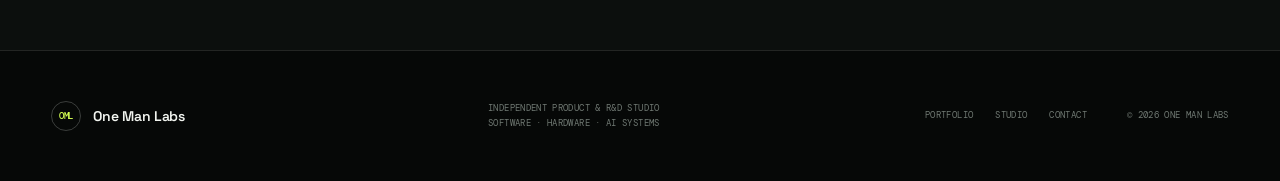
<file: cvd.html>
<!DOCTYPE html>
<html lang="en">
<head>
  <meta charset="utf-8">
  <meta name="viewport" content="width=device-width, initial-scale=1">
  <meta name="description" content="CVD is a local computer-vision workspace for inference, model review, and YOLO training.">
  <meta name="theme-color" content="#090b0a">
  <meta property="og:title" content="CVD — One Man Labs">
  <meta property="og:description" content="One local workspace for computer-vision models and training jobs.">
  <meta property="og:type" content="website">
  <meta property="og:url" content="https://www.onemanlabs.org/cvd">
  <meta property="og:image" content="https://www.onemanlabs.org/assets/cvd/inference.png">
  <meta name="twitter:card" content="summary_large_image">
  <link rel="canonical" href="https://www.onemanlabs.org/cvd">
  <title>CVD — One Man Labs</title>
  <script>document.documentElement.classList.add("js");</script>
  <link rel="icon" type="image/svg+xml" href="assets/oml-favicon.svg">
  <link rel="preconnect" href="https://fonts.googleapis.com">
  <link rel="preconnect" href="https://fonts.gstatic.com" crossorigin>
  <link href="https://fonts.googleapis.com/css2?family=DM+Mono:wght@400;500&amp;family=Manrope:wght@400;500;600&amp;family=Space+Grotesk:wght@400;500;600&amp;display=swap" rel="stylesheet">
  <link rel="stylesheet" href="style.css">
</head>
<body>
  <a class="skip-link" href="#main">Skip to content</a>
  <header class="site-header">
    <a class="site-brand" href="/" aria-label="One Man Labs home"><span class="brand-name">One Man Labs</span></a>
    <button class="menu-toggle" type="button" aria-expanded="false" aria-controls="site-menu" aria-label="Open navigation"><span></span><span></span></button>
    <nav class="site-menu" id="site-menu" aria-label="Primary navigation">
      <a class="active" href="/work" aria-current="page">Portfolio</a>
      <a href="/studio">Studio</a>
      <a href="/contact">Contact</a>
      <a class="external-link" href="https://github.com/OneManLabs" target="_blank" rel="noopener noreferrer">GitHub ↗</a>
    </nav>
  </header>

  <main id="main">
    <header class="project-hero page-shell">
      <a class="back-link reveal" href="/work">← Portfolio</a>
      <div class="project-hero-grid">
        <div class="project-identity reveal">
          <img src="assets/cvd/icon.png" width="256" height="256" alt="CVD icon">
          <div><p>OML / 005 · Public release</p><h1>CVD</h1></div>
        </div>
        <div class="project-position reveal">
          <h2>A local workspace for computer-vision development.</h2>
          <p>CVD combines a React control surface with a Python inference service. It includes a small YOLO11 Nano ONNX model and accepts compatible ONNX or PyTorch models.</p>
          <div class="button-row">
            <a class="button button-primary" href="https://github.com/OneManLabs/cvd" target="_blank" rel="noopener noreferrer">View on GitHub <span>↗</span></a>
            <a class="button button-quiet" href="https://github.com/OneManLabs/cvd#start-cvd" target="_blank" rel="noopener noreferrer">Start guide</a>
          </div>
        </div>
      </div>
    </header>

    <section class="project-screen page-shell reveal">
      <button class="image-button" type="button" data-lightbox="assets/cvd/inference.png" aria-label="Open the CVD inference screenshot">
        <img src="assets/cvd/inference.png" alt="CVD inference workspace with model and compute controls" width="3024" height="1722">
        <span>Expand image ↗</span>
      </button>
      <p><span>05A</span> Model registry, input controls, inference viewport, and detection results.</p>
    </section>

    <section class="section project-overview">
      <div class="page-shell overview-grid">
        <div class="section-label reveal"><span>01</span> Why it exists</div>
        <div class="overview-copy reveal">
          <h2>Keep the complete vision loop in one place.</h2>
          <p>Model selection, device placement, input review, confidence tuning, result inspection, and training are often split across scripts and notebooks. CVD puts those tasks in one local interface.</p>
          <p>The service binds to the local computer by default. Models and input data remain on the machine unless the operator changes the network configuration.</p>
        </div>
      </div>
    </section>

    <section class="section project-system">
      <div class="page-shell">
        <div class="section-label reveal"><span>02</span> The system</div>
        <div class="system-features">
          <article class="reveal"><span>01</span><h3>Included model</h3><p>Start with a bundled YOLO11 Nano ONNX model without an API key.</p></article>
          <article class="reveal"><span>02</span><h3>Flexible inputs</h3><p>Use images, video files, or a camera stream for local inference.</p></article>
          <article class="reveal"><span>03</span><h3>Device control</h3><p>Select an available CPU, GPU, or Apple acceleration path.</p></article>
          <article class="reveal"><span>04</span><h3>Visual results</h3><p>Review detections, confidence values, classes, and performance data.</p></article>
          <article class="reveal"><span>05</span><h3>Training workspace</h3><p>Upload a YOLO data set and monitor a local training job.</p></article>
          <article class="reveal"><span>06</span><h3>Export tools</h3><p>Prepare supported models for Core ML or TensorFlow Lite workflows.</p></article>
        </div>
      </div>
    </section>

    <section class="section project-gallery">
      <div class="page-shell">
        <div class="section-label reveal"><span>03</span> Training view</div>
        <div class="gallery-grid">
          <figure class="gallery-wide reveal">
            <button class="image-button" type="button" data-lightbox="assets/cvd/training.png" aria-label="Open the CVD training screenshot"><img src="assets/cvd/training.png" alt="CVD local training workspace" loading="lazy" width="3024" height="1722"><span>Expand image ↗</span></button>
            <figcaption>Local data-set and training controls</figcaption>
          </figure>
        </div>
      </div>
    </section>

    <section class="section project-release">
      <div class="page-shell release-grid reveal">
        <div><p class="eyebrow">Source available</p><h2>Bring your own model.</h2></div>
        <div><p>CVD uses the PolyForm Noncommercial License 1.0.0. The repository includes setup instructions, security limits, and the demonstration ONNX model.</p><a class="button button-primary" href="https://github.com/OneManLabs/cvd" target="_blank" rel="noopener noreferrer">Get CVD <span>↗</span></a></div>
      </div>
    </section>
  </main>

  <footer class="site-footer">
    <div class="page-shell footer-layout">
      <a class="site-brand footer-brand" href="/"><span class="brand-mark">OML</span><span class="brand-name">One Man Labs</span></a>
      <p>Independent product &amp; R&amp;D studio<br>Software · Hardware · AI systems</p>
      <nav aria-label="Footer navigation"><a href="/work">Portfolio</a><a href="/studio">Studio</a><a href="/contact">Contact</a></nav>
      <p>© <span id="year">2026</span> One Man Labs</p>
    </div>
  </footer>
  <dialog class="lightbox" aria-label="Screenshot viewer"><button class="lightbox-close" type="button" aria-label="Close screenshot">Close ×</button><img src="assets/cvd/inference.png" alt="Expanded CVD screenshot"></dialog>
  <script src="script.js" defer></script>
</body>
</html>
</file>
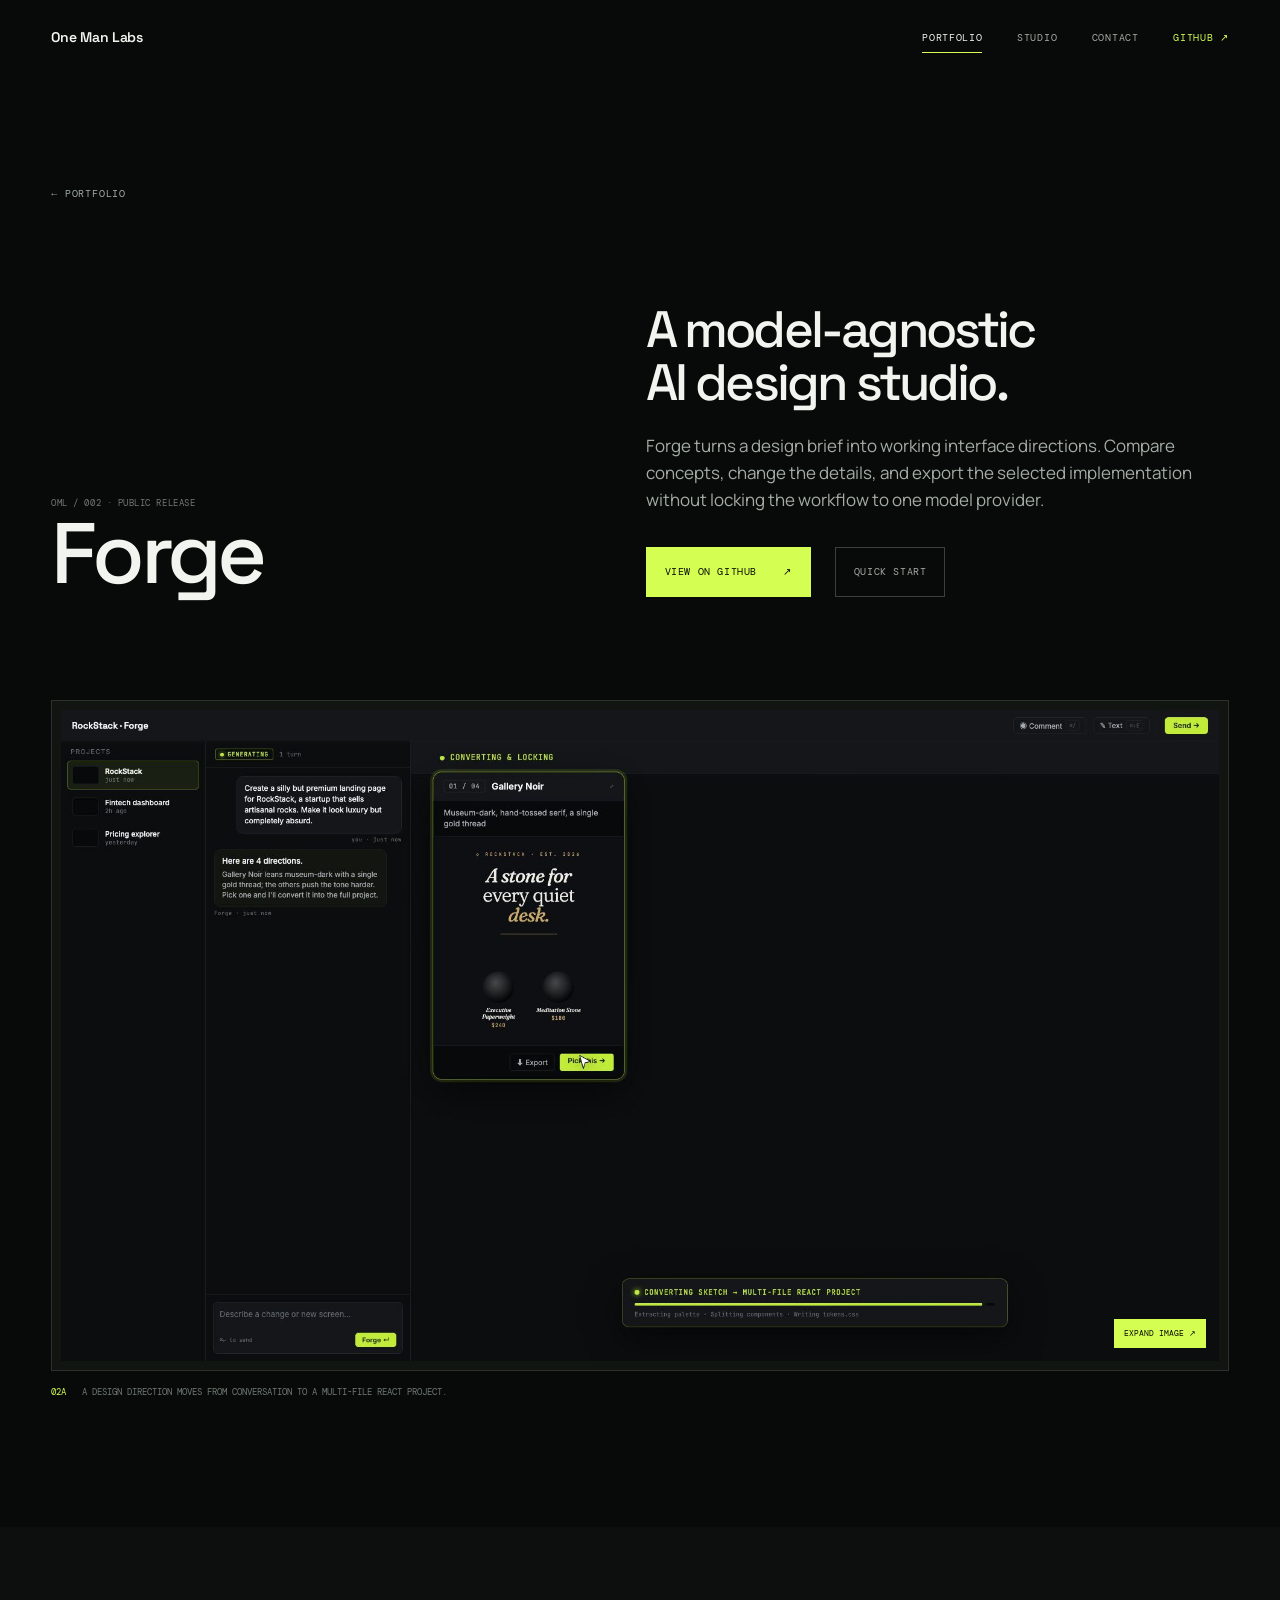
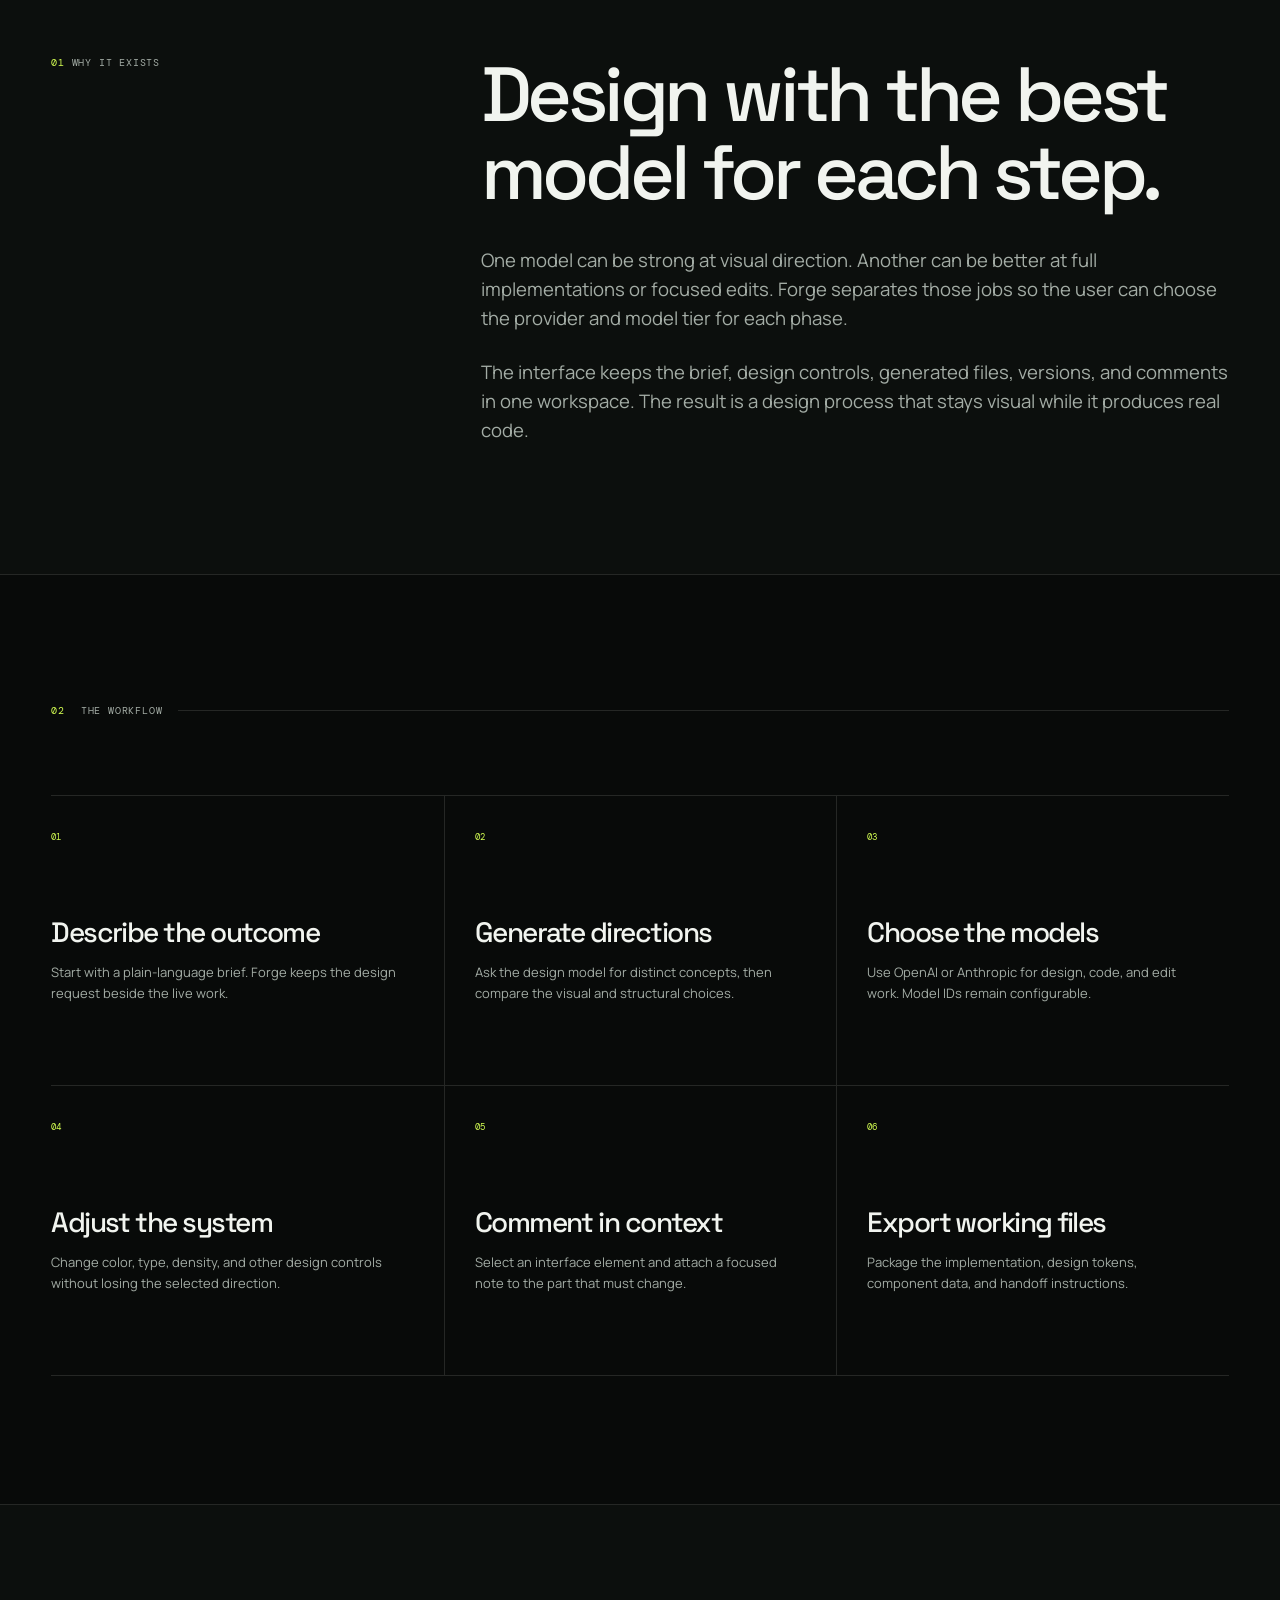
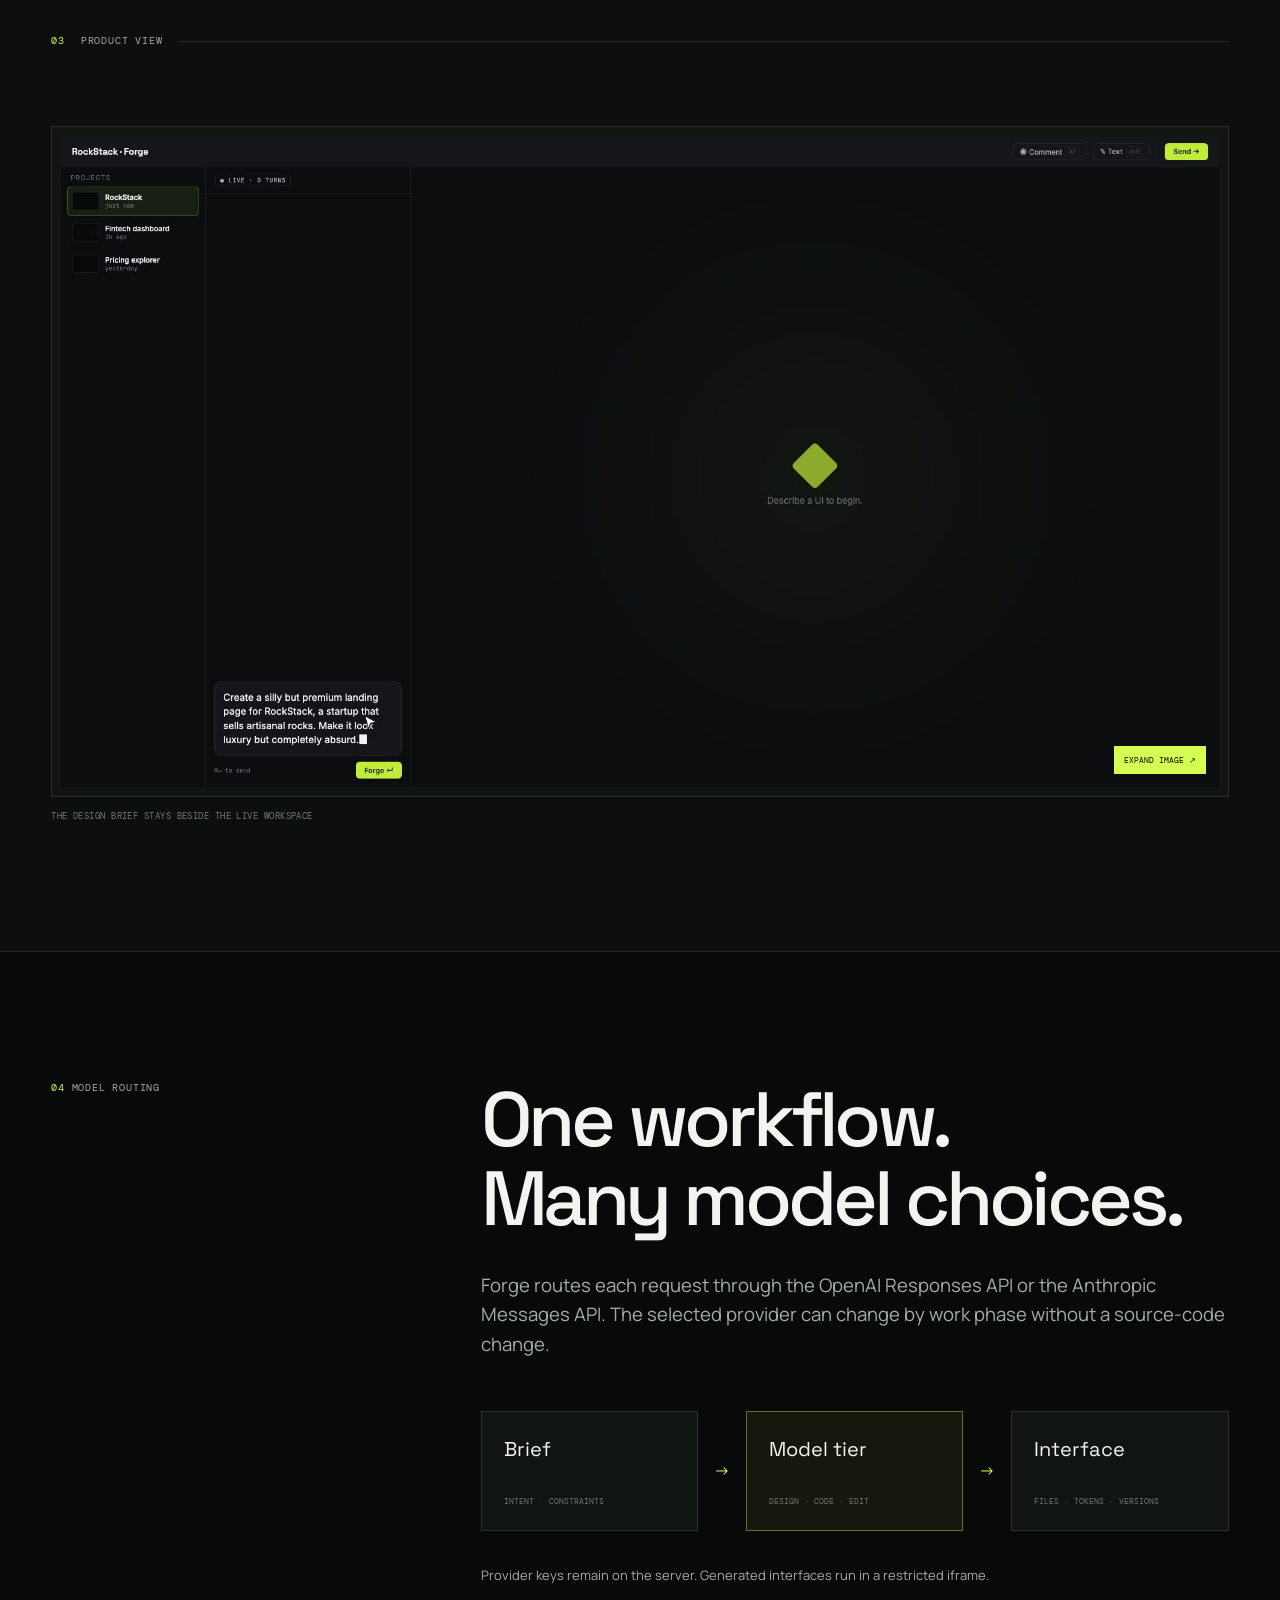
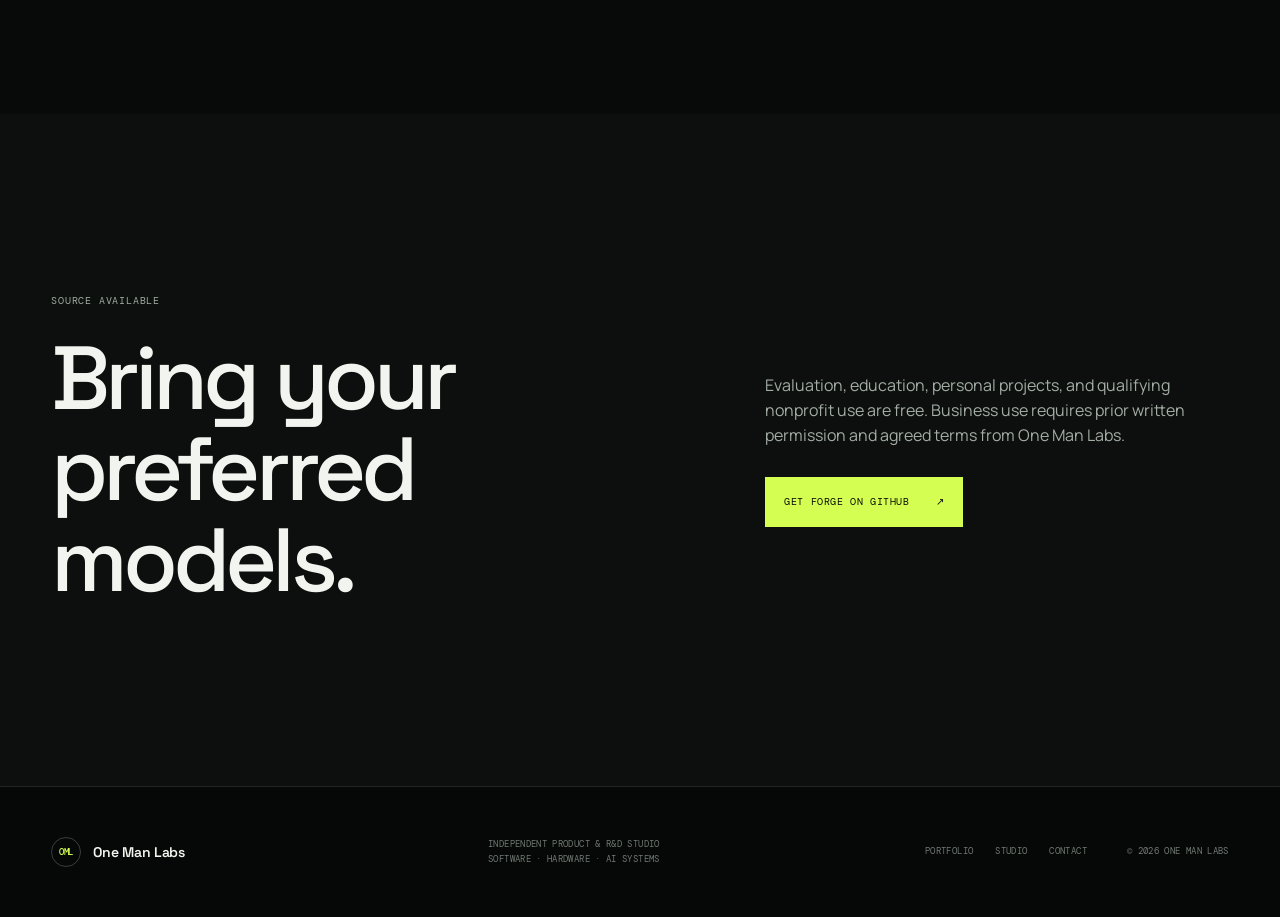
<file: forge.html>
<!DOCTYPE html>
<html lang="en">
<head>
  <meta charset="utf-8">
  <meta name="viewport" content="width=device-width, initial-scale=1">
  <meta name="description" content="Forge is a model-agnostic AI design studio from One Man Labs.">
  <meta name="theme-color" content="#090b0a">
  <meta property="og:title" content="Forge — One Man Labs">
  <meta property="og:description" content="Turn a design brief into working interface directions with the model you choose.">
  <meta property="og:type" content="website">
  <meta property="og:url" content="https://www.onemanlabs.org/forge">
  <meta property="og:image" content="https://www.onemanlabs.org/assets/forge/variation-board.jpg">
  <meta name="twitter:card" content="summary_large_image">
  <link rel="canonical" href="https://www.onemanlabs.org/forge">
  <title>Forge — One Man Labs</title>
  <script>document.documentElement.classList.add("js");</script>
  <link rel="icon" type="image/svg+xml" href="assets/oml-favicon.svg">
  <link rel="preconnect" href="https://fonts.googleapis.com">
  <link rel="preconnect" href="https://fonts.gstatic.com" crossorigin>
  <link href="https://fonts.googleapis.com/css2?family=DM+Mono:wght@400;500&amp;family=Manrope:wght@400;500;600&amp;family=Space+Grotesk:wght@400;500;600&amp;display=swap" rel="stylesheet">
  <link rel="stylesheet" href="style.css">
</head>
<body>
  <a class="skip-link" href="#main">Skip to content</a>
  <header class="site-header">
    <a class="site-brand" href="/" aria-label="One Man Labs home"><span class="brand-name">One Man Labs</span></a>
    <button class="menu-toggle" type="button" aria-expanded="false" aria-controls="site-menu" aria-label="Open navigation"><span></span><span></span></button>
    <nav class="site-menu" id="site-menu" aria-label="Primary navigation">
      <a class="active" href="/work" aria-current="page">Portfolio</a>
      <a href="/studio">Studio</a>
      <a href="/contact">Contact</a>
      <a class="external-link" href="https://github.com/OneManLabs" target="_blank" rel="noopener noreferrer">GitHub ↗</a>
    </nav>
  </header>

  <main id="main">
    <header class="project-hero page-shell">
      <a class="back-link reveal" href="/work">← Portfolio</a>
      <div class="project-hero-grid">
        <div class="project-identity text-identity reveal">
          <div><p>OML / 002 · Public release</p><h1>Forge</h1></div>
        </div>
        <div class="project-position reveal">
          <h2>A model-agnostic AI design studio.</h2>
          <p>Forge turns a design brief into working interface directions. Compare concepts, change the details, and export the selected implementation without locking the workflow to one model provider.</p>
          <div class="button-row">
            <a class="button button-primary" href="https://github.com/OneManLabs/forge" target="_blank" rel="noopener noreferrer">View on GitHub <span>↗</span></a>
            <a class="button button-quiet" href="https://github.com/OneManLabs/forge#start-forge" target="_blank" rel="noopener noreferrer">Quick start</a>
          </div>
        </div>
      </div>
    </header>

    <section class="project-screen page-shell reveal">
      <button class="image-button" type="button" data-lightbox="assets/forge/variation-board.jpg" aria-label="Open the Forge variation board screenshot">
        <img src="assets/forge/variation-board.jpg" alt="Forge comparing an AI-generated interface direction and converting it to a React project" width="1920" height="1080">
        <span>Expand image ↗</span>
      </button>
      <p><span>02A</span> A design direction moves from conversation to a multi-file React project.</p>
    </section>

    <section class="section project-overview">
      <div class="page-shell overview-grid">
        <div class="section-label reveal"><span>01</span> Why it exists</div>
        <div class="overview-copy reveal">
          <h2>Design with the best model for each step.</h2>
          <p>One model can be strong at visual direction. Another can be better at full implementations or focused edits. Forge separates those jobs so the user can choose the provider and model tier for each phase.</p>
          <p>The interface keeps the brief, design controls, generated files, versions, and comments in one workspace. The result is a design process that stays visual while it produces real code.</p>
        </div>
      </div>
    </section>

    <section class="section project-system">
      <div class="page-shell">
        <div class="section-label reveal"><span>02</span> The workflow</div>
        <div class="system-features">
          <article class="reveal"><span>01</span><h3>Describe the outcome</h3><p>Start with a plain-language brief. Forge keeps the design request beside the live work.</p></article>
          <article class="reveal"><span>02</span><h3>Generate directions</h3><p>Ask the design model for distinct concepts, then compare the visual and structural choices.</p></article>
          <article class="reveal"><span>03</span><h3>Choose the models</h3><p>Use OpenAI or Anthropic for design, code, and edit work. Model IDs remain configurable.</p></article>
          <article class="reveal"><span>04</span><h3>Adjust the system</h3><p>Change color, type, density, and other design controls without losing the selected direction.</p></article>
          <article class="reveal"><span>05</span><h3>Comment in context</h3><p>Select an interface element and attach a focused note to the part that must change.</p></article>
          <article class="reveal"><span>06</span><h3>Export working files</h3><p>Package the implementation, design tokens, component data, and handoff instructions.</p></article>
        </div>
      </div>
    </section>

    <section class="section project-gallery">
      <div class="page-shell">
        <div class="section-label reveal"><span>03</span> Product view</div>
        <div class="gallery-grid">
          <figure class="gallery-wide reveal">
            <button class="image-button" type="button" data-lightbox="assets/forge/prompt-studio.jpg" aria-label="Open the Forge prompt studio screenshot"><img src="assets/forge/prompt-studio.jpg" alt="Forge with a typed design brief ready to send" loading="lazy" width="1920" height="1080"><span>Expand image ↗</span></button>
            <figcaption>The design brief stays beside the live workspace</figcaption>
          </figure>
        </div>
      </div>
    </section>

    <section class="section architecture-section">
      <div class="page-shell architecture-grid">
        <div class="section-label reveal"><span>04</span> Model routing</div>
        <div class="architecture-copy reveal">
          <h2>One workflow.<br>Many model choices.</h2>
          <p>Forge routes each request through the OpenAI Responses API or the Anthropic Messages API. The selected provider can change by work phase without a source-code change.</p>
          <div class="architecture-flow" role="img" aria-label="A brief moves through selected model tiers into a working interface">
            <div><span>Brief</span><small>Intent · Constraints</small></div><i>→</i><div class="flow-core"><span>Model tier</span><small>Design · Code · Edit</small></div><i>→</i><div><span>Interface</span><small>Files · Tokens · Versions</small></div>
          </div>
          <p class="muted">Provider keys remain on the server. Generated interfaces run in a restricted iframe.</p>
        </div>
      </div>
    </section>

    <section class="section project-release">
      <div class="page-shell release-grid reveal">
        <div><p class="eyebrow">Source available</p><h2>Bring your preferred models.</h2></div>
        <div><p>Evaluation, education, personal projects, and qualifying nonprofit use are free. Business use requires prior written permission and agreed terms from One Man Labs.</p><a class="button button-primary" href="https://github.com/OneManLabs/forge" target="_blank" rel="noopener noreferrer">Get Forge on GitHub <span>↗</span></a></div>
      </div>
    </section>
  </main>

  <footer class="site-footer">
    <div class="page-shell footer-layout">
      <a class="site-brand footer-brand" href="/"><span class="brand-mark">OML</span><span class="brand-name">One Man Labs</span></a>
      <p>Independent product &amp; R&amp;D studio<br>Software · Hardware · AI systems</p>
      <nav aria-label="Footer navigation"><a href="/work">Portfolio</a><a href="/studio">Studio</a><a href="/contact">Contact</a></nav>
      <p>© <span id="year">2026</span> One Man Labs</p>
    </div>
  </footer>

  <dialog class="lightbox" aria-label="Screenshot viewer"><button class="lightbox-close" type="button" aria-label="Close screenshot">Close ×</button><img src="assets/forge/variation-board.jpg" alt="Expanded Forge screenshot"></dialog>
  <script src="script.js" defer></script>
</body>
</html>
</file>
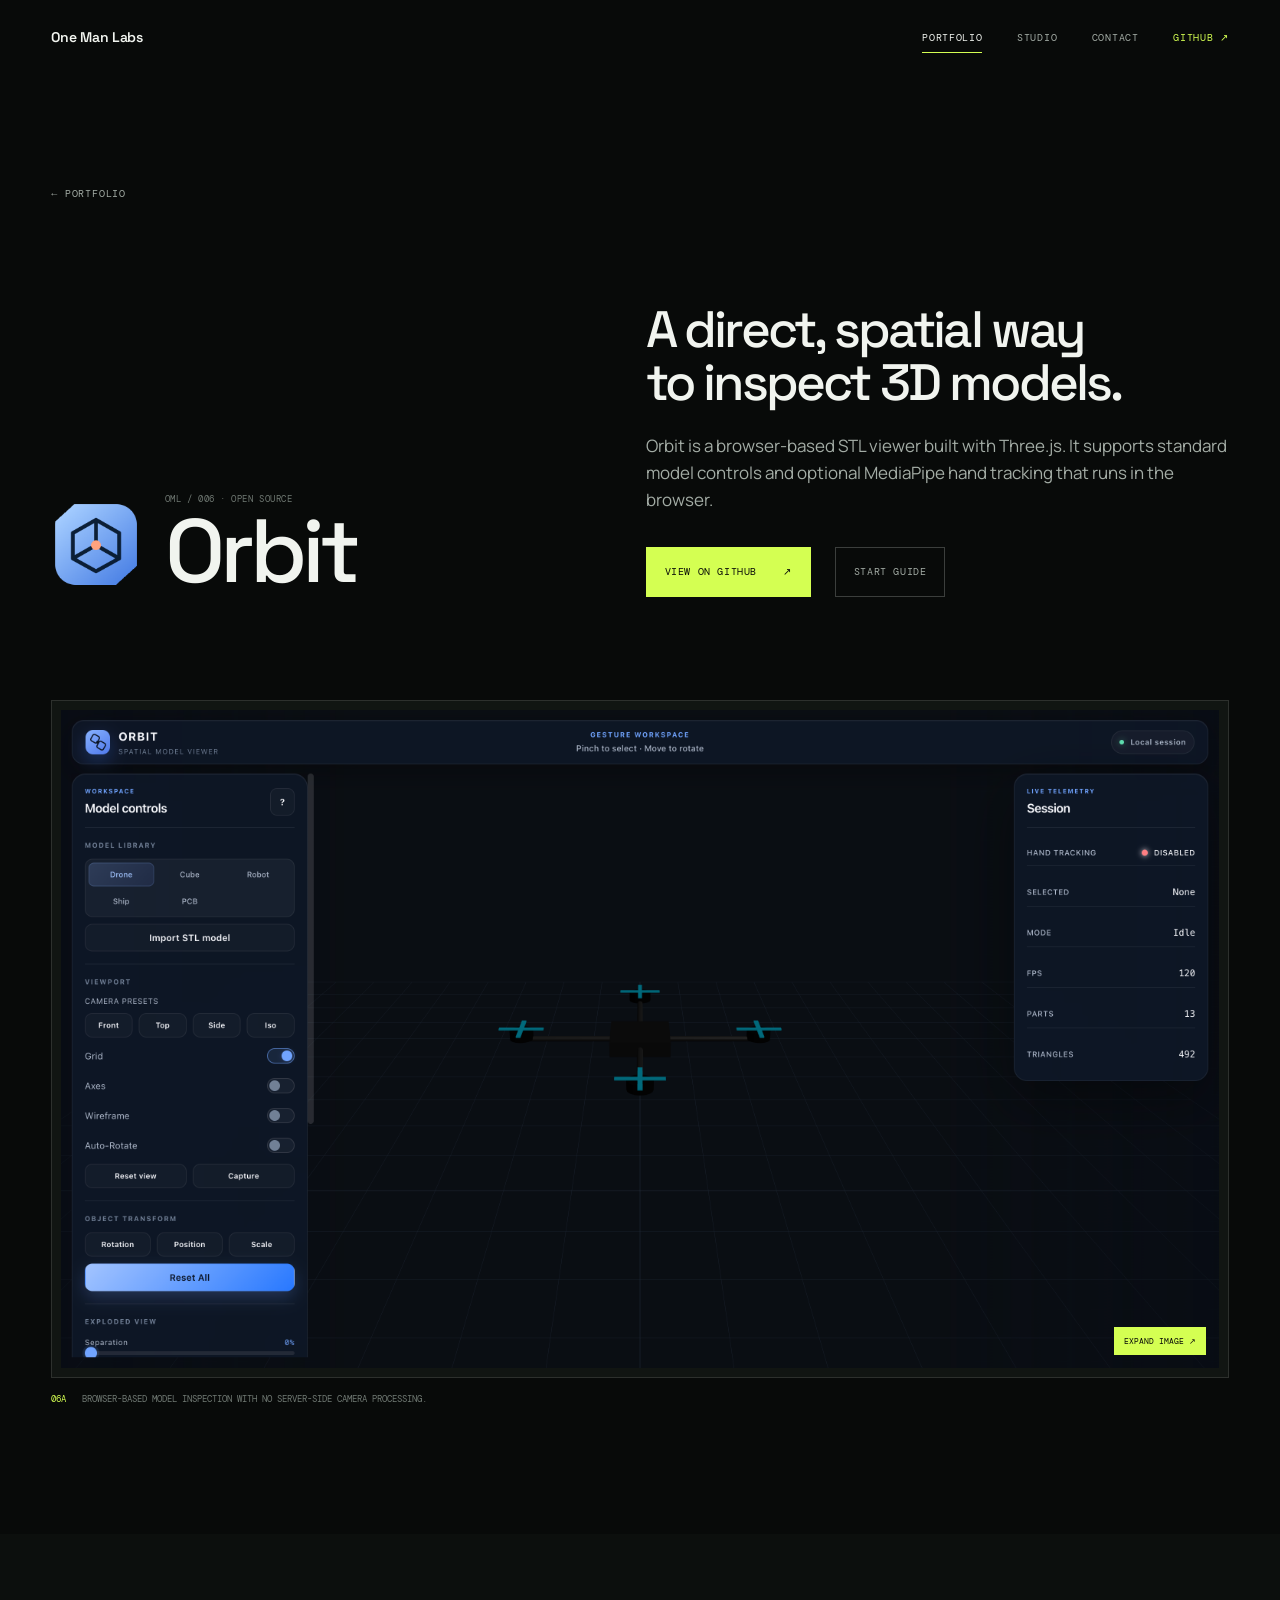
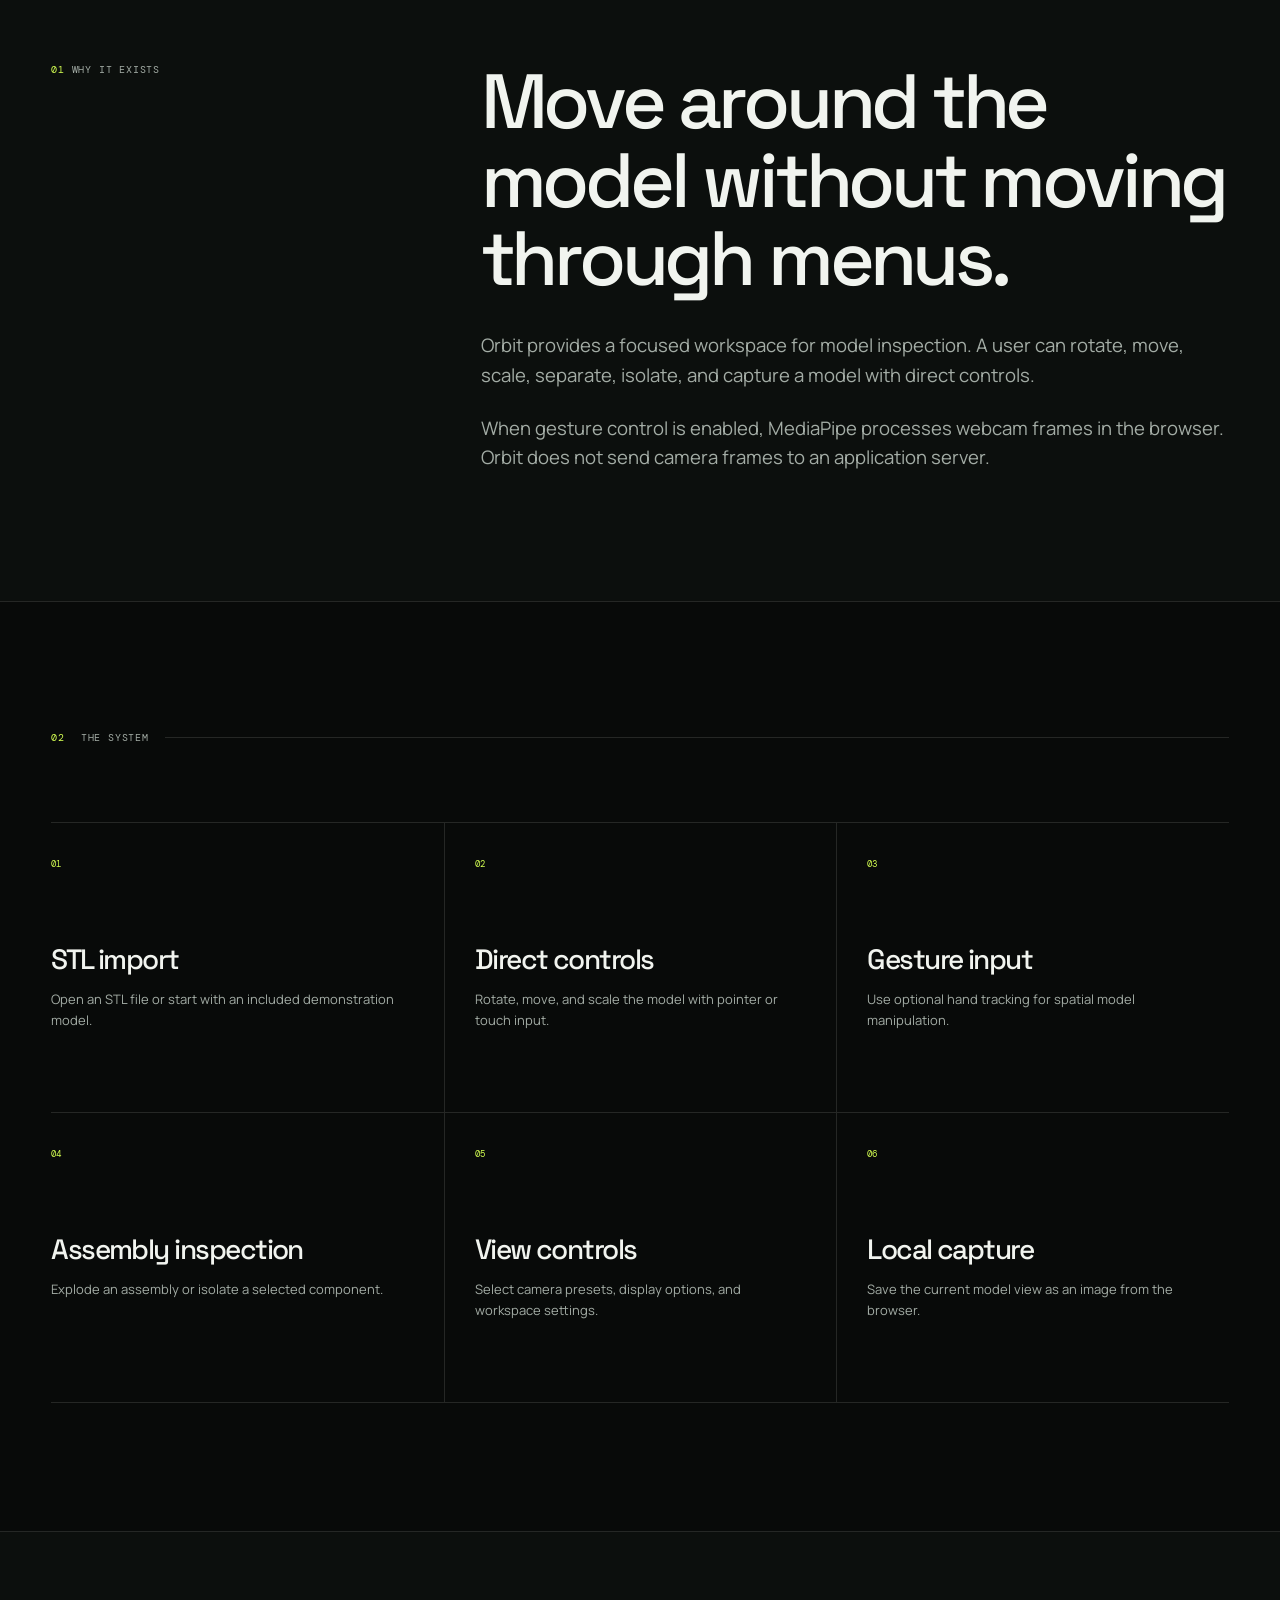
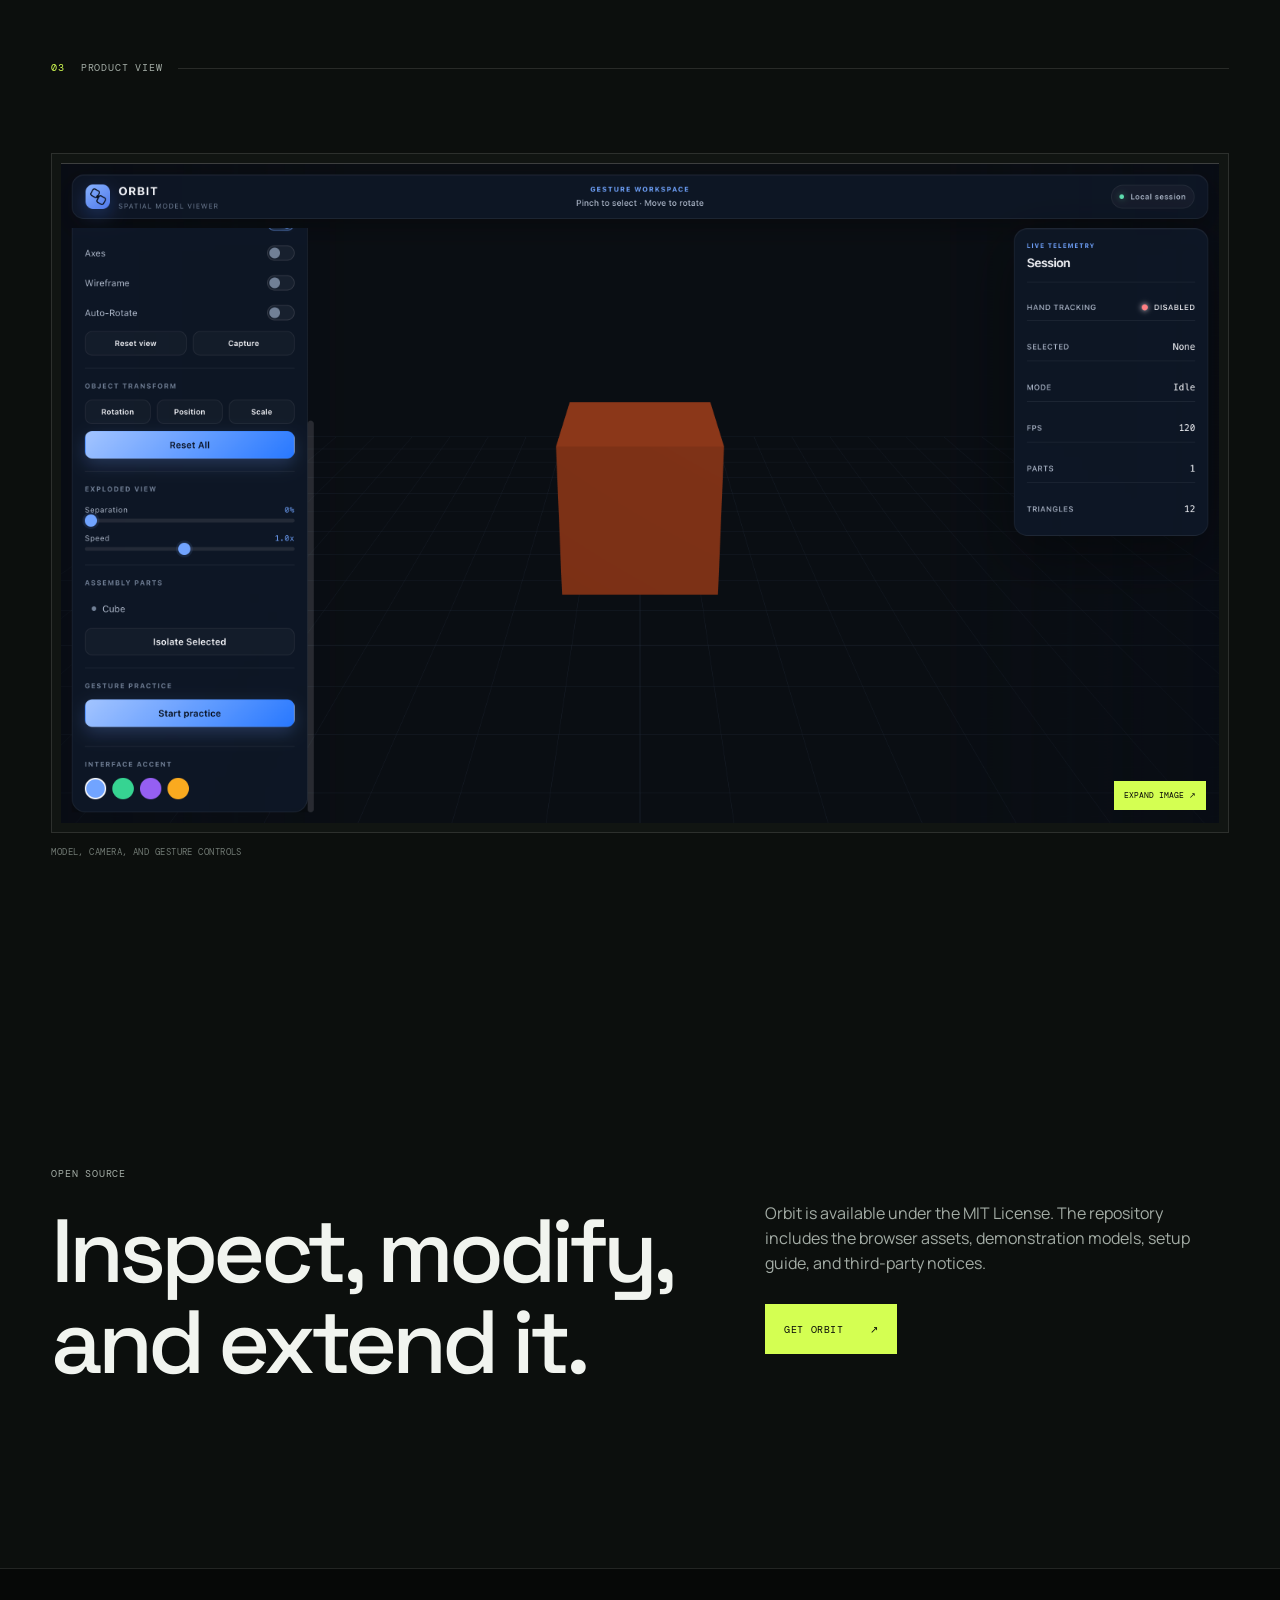
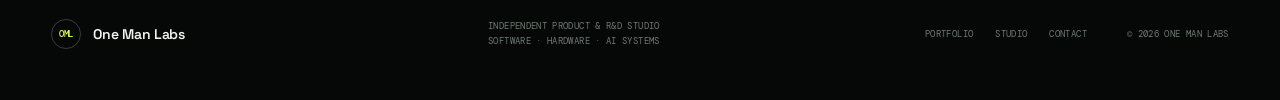
<file: orbit.html>
<!DOCTYPE html>
<html lang="en">
<head>
  <meta charset="utf-8">
  <meta name="viewport" content="width=device-width, initial-scale=1">
  <meta name="description" content="Orbit is an open-source browser-based 3D model viewer with optional hand-gesture controls.">
  <meta name="theme-color" content="#090b0a">
  <meta property="og:title" content="Orbit — One Man Labs">
  <meta property="og:description" content="Inspect and manipulate 3D models with standard controls or hand gestures.">
  <meta property="og:type" content="website">
  <meta property="og:url" content="https://www.onemanlabs.org/orbit">
  <meta property="og:image" content="https://www.onemanlabs.org/assets/orbit/workspace.png">
  <meta name="twitter:card" content="summary_large_image">
  <link rel="canonical" href="https://www.onemanlabs.org/orbit">
  <title>Orbit — One Man Labs</title>
  <script>document.documentElement.classList.add("js");</script>
  <link rel="icon" type="image/svg+xml" href="assets/oml-favicon.svg">
  <link rel="preconnect" href="https://fonts.googleapis.com">
  <link rel="preconnect" href="https://fonts.gstatic.com" crossorigin>
  <link href="https://fonts.googleapis.com/css2?family=DM+Mono:wght@400;500&amp;family=Manrope:wght@400;500;600&amp;family=Space+Grotesk:wght@400;500;600&amp;display=swap" rel="stylesheet">
  <link rel="stylesheet" href="style.css">
</head>
<body>
  <a class="skip-link" href="#main">Skip to content</a>
  <header class="site-header">
    <a class="site-brand" href="/" aria-label="One Man Labs home"><span class="brand-name">One Man Labs</span></a>
    <button class="menu-toggle" type="button" aria-expanded="false" aria-controls="site-menu" aria-label="Open navigation"><span></span><span></span></button>
    <nav class="site-menu" id="site-menu" aria-label="Primary navigation">
      <a class="active" href="/work" aria-current="page">Portfolio</a>
      <a href="/studio">Studio</a>
      <a href="/contact">Contact</a>
      <a class="external-link" href="https://github.com/OneManLabs" target="_blank" rel="noopener noreferrer">GitHub ↗</a>
    </nav>
  </header>

  <main id="main">
    <header class="project-hero page-shell">
      <a class="back-link reveal" href="/work">← Portfolio</a>
      <div class="project-hero-grid">
        <div class="project-identity reveal">
          <img src="assets/orbit/icon.png" width="256" height="256" alt="Orbit icon">
          <div><p>OML / 006 · Open source</p><h1>Orbit</h1></div>
        </div>
        <div class="project-position reveal">
          <h2>A direct, spatial way to inspect 3D models.</h2>
          <p>Orbit is a browser-based STL viewer built with Three.js. It supports standard model controls and optional MediaPipe hand tracking that runs in the browser.</p>
          <div class="button-row">
            <a class="button button-primary" href="https://github.com/OneManLabs/orbit" target="_blank" rel="noopener noreferrer">View on GitHub <span>↗</span></a>
            <a class="button button-quiet" href="https://github.com/OneManLabs/orbit#start-orbit" target="_blank" rel="noopener noreferrer">Start guide</a>
          </div>
        </div>
      </div>
    </header>

    <section class="project-screen page-shell reveal">
      <button class="image-button" type="button" data-lightbox="assets/orbit/workspace.png" aria-label="Open the Orbit workspace screenshot">
        <img src="assets/orbit/workspace.png" alt="Orbit 3D model workspace with a spacecraft model" width="3024" height="1720">
        <span>Expand image ↗</span>
      </button>
      <p><span>06A</span> Browser-based model inspection with no server-side camera processing.</p>
    </section>

    <section class="section project-overview">
      <div class="page-shell overview-grid">
        <div class="section-label reveal"><span>01</span> Why it exists</div>
        <div class="overview-copy reveal">
          <h2>Move around the model without moving through menus.</h2>
          <p>Orbit provides a focused workspace for model inspection. A user can rotate, move, scale, separate, isolate, and capture a model with direct controls.</p>
          <p>When gesture control is enabled, MediaPipe processes webcam frames in the browser. Orbit does not send camera frames to an application server.</p>
        </div>
      </div>
    </section>

    <section class="section project-system">
      <div class="page-shell">
        <div class="section-label reveal"><span>02</span> The system</div>
        <div class="system-features">
          <article class="reveal"><span>01</span><h3>STL import</h3><p>Open an STL file or start with an included demonstration model.</p></article>
          <article class="reveal"><span>02</span><h3>Direct controls</h3><p>Rotate, move, and scale the model with pointer or touch input.</p></article>
          <article class="reveal"><span>03</span><h3>Gesture input</h3><p>Use optional hand tracking for spatial model manipulation.</p></article>
          <article class="reveal"><span>04</span><h3>Assembly inspection</h3><p>Explode an assembly or isolate a selected component.</p></article>
          <article class="reveal"><span>05</span><h3>View controls</h3><p>Select camera presets, display options, and workspace settings.</p></article>
          <article class="reveal"><span>06</span><h3>Local capture</h3><p>Save the current model view as an image from the browser.</p></article>
        </div>
      </div>
    </section>

    <section class="section project-gallery">
      <div class="page-shell">
        <div class="section-label reveal"><span>03</span> Product view</div>
        <div class="gallery-grid">
          <figure class="gallery-wide reveal">
            <button class="image-button" type="button" data-lightbox="assets/orbit/controls.png" aria-label="Open the Orbit controls screenshot"><img src="assets/orbit/controls.png" alt="Orbit inspection and camera controls" loading="lazy" width="3024" height="1724"><span>Expand image ↗</span></button>
            <figcaption>Model, camera, and gesture controls</figcaption>
          </figure>
        </div>
      </div>
    </section>

    <section class="section project-release">
      <div class="page-shell release-grid reveal">
        <div><p class="eyebrow">Open source</p><h2>Inspect, modify, and extend it.</h2></div>
        <div><p>Orbit is available under the MIT License. The repository includes the browser assets, demonstration models, setup guide, and third-party notices.</p><a class="button button-primary" href="https://github.com/OneManLabs/orbit" target="_blank" rel="noopener noreferrer">Get Orbit <span>↗</span></a></div>
      </div>
    </section>
  </main>

  <footer class="site-footer">
    <div class="page-shell footer-layout">
      <a class="site-brand footer-brand" href="/"><span class="brand-mark">OML</span><span class="brand-name">One Man Labs</span></a>
      <p>Independent product &amp; R&amp;D studio<br>Software · Hardware · AI systems</p>
      <nav aria-label="Footer navigation"><a href="/work">Portfolio</a><a href="/studio">Studio</a><a href="/contact">Contact</a></nav>
      <p>© <span id="year">2026</span> One Man Labs</p>
    </div>
  </footer>
  <dialog class="lightbox" aria-label="Screenshot viewer"><button class="lightbox-close" type="button" aria-label="Close screenshot">Close ×</button><img src="assets/orbit/workspace.png" alt="Expanded Orbit screenshot"></dialog>
  <script src="script.js" defer></script>
</body>
</html>
</file>
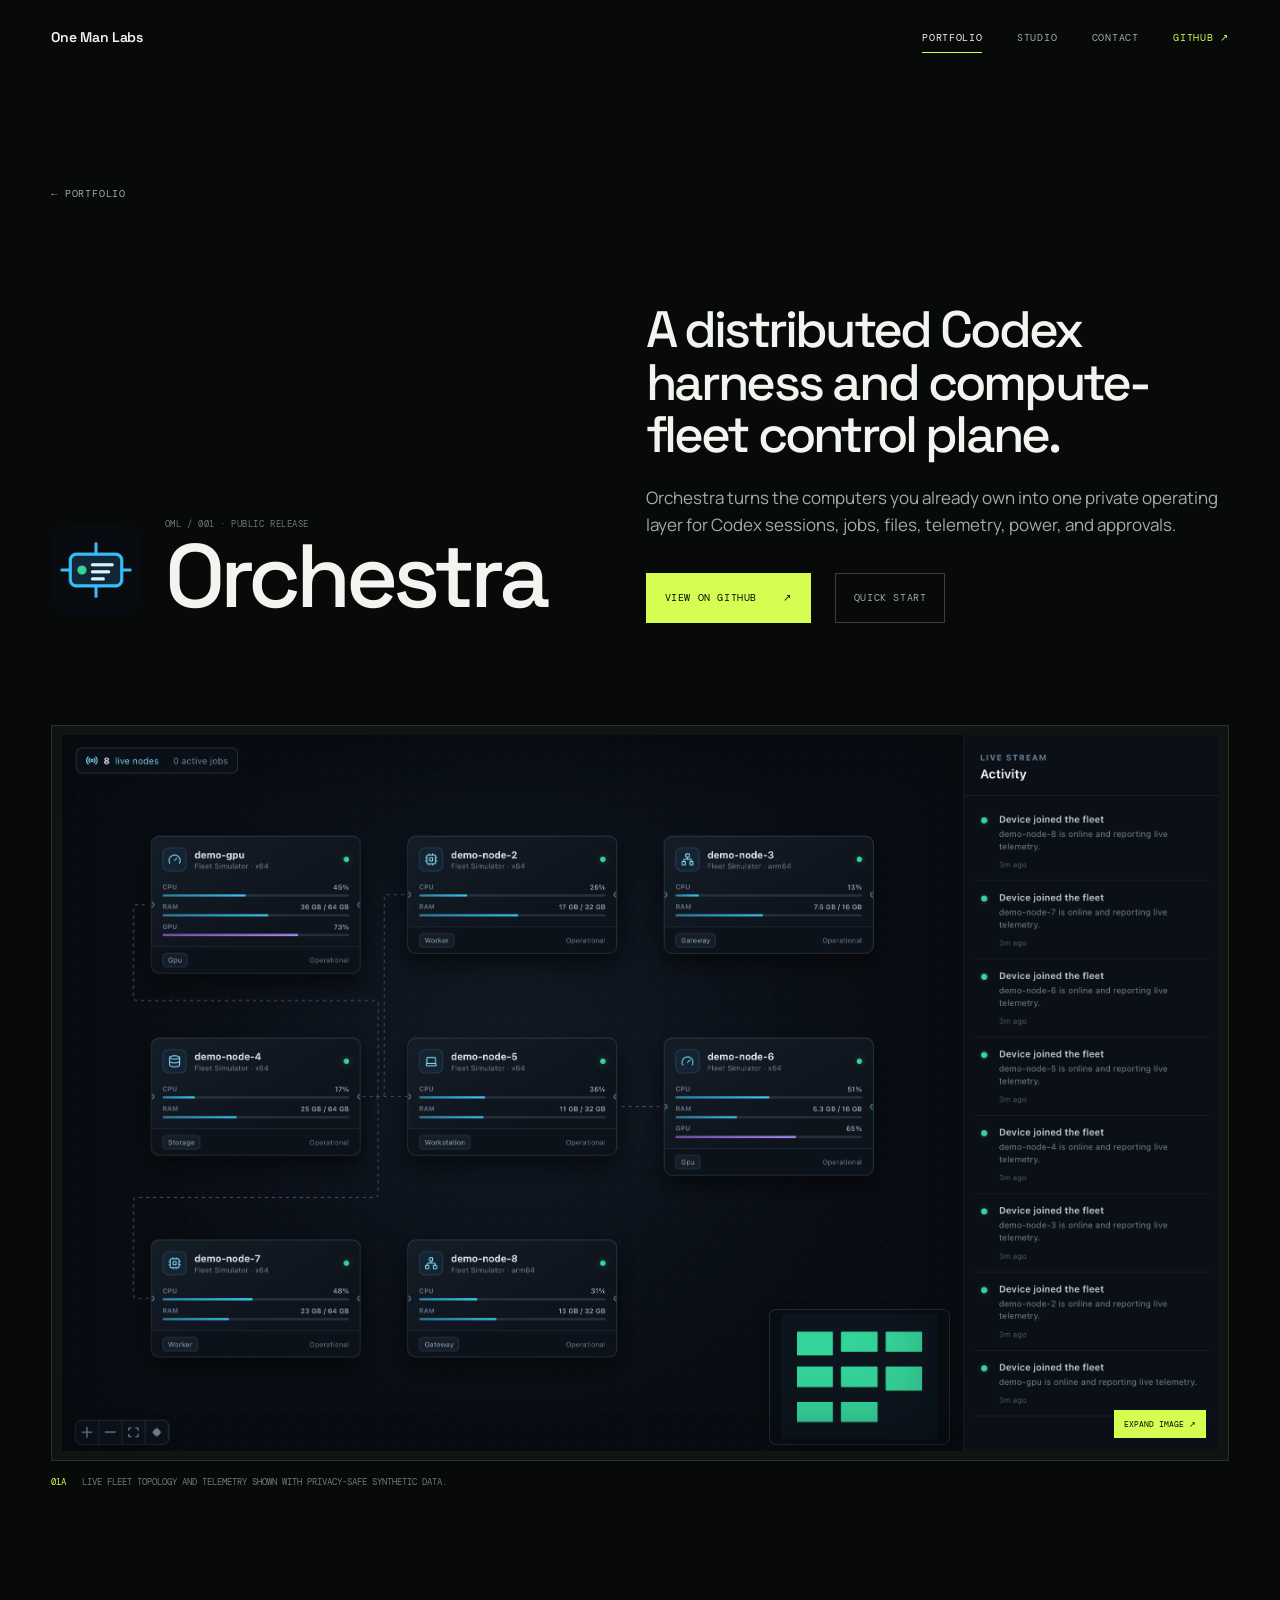
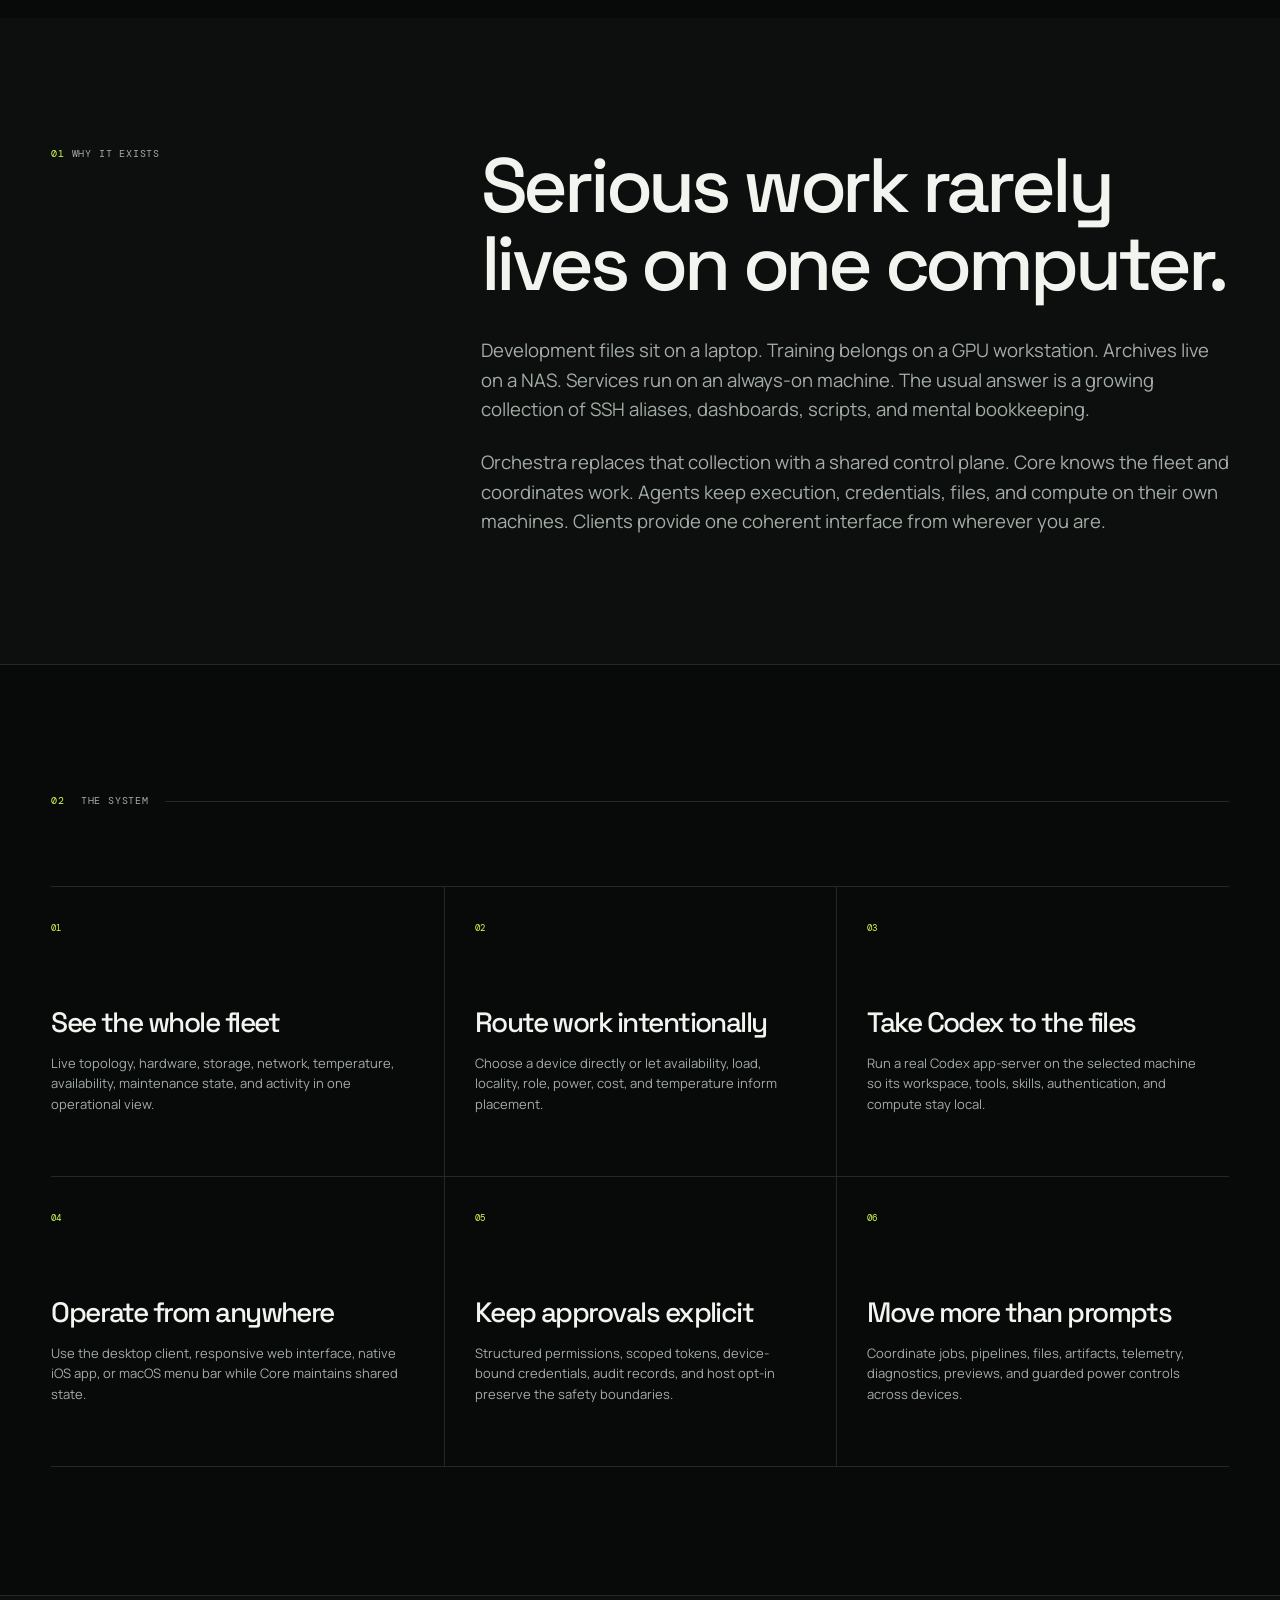
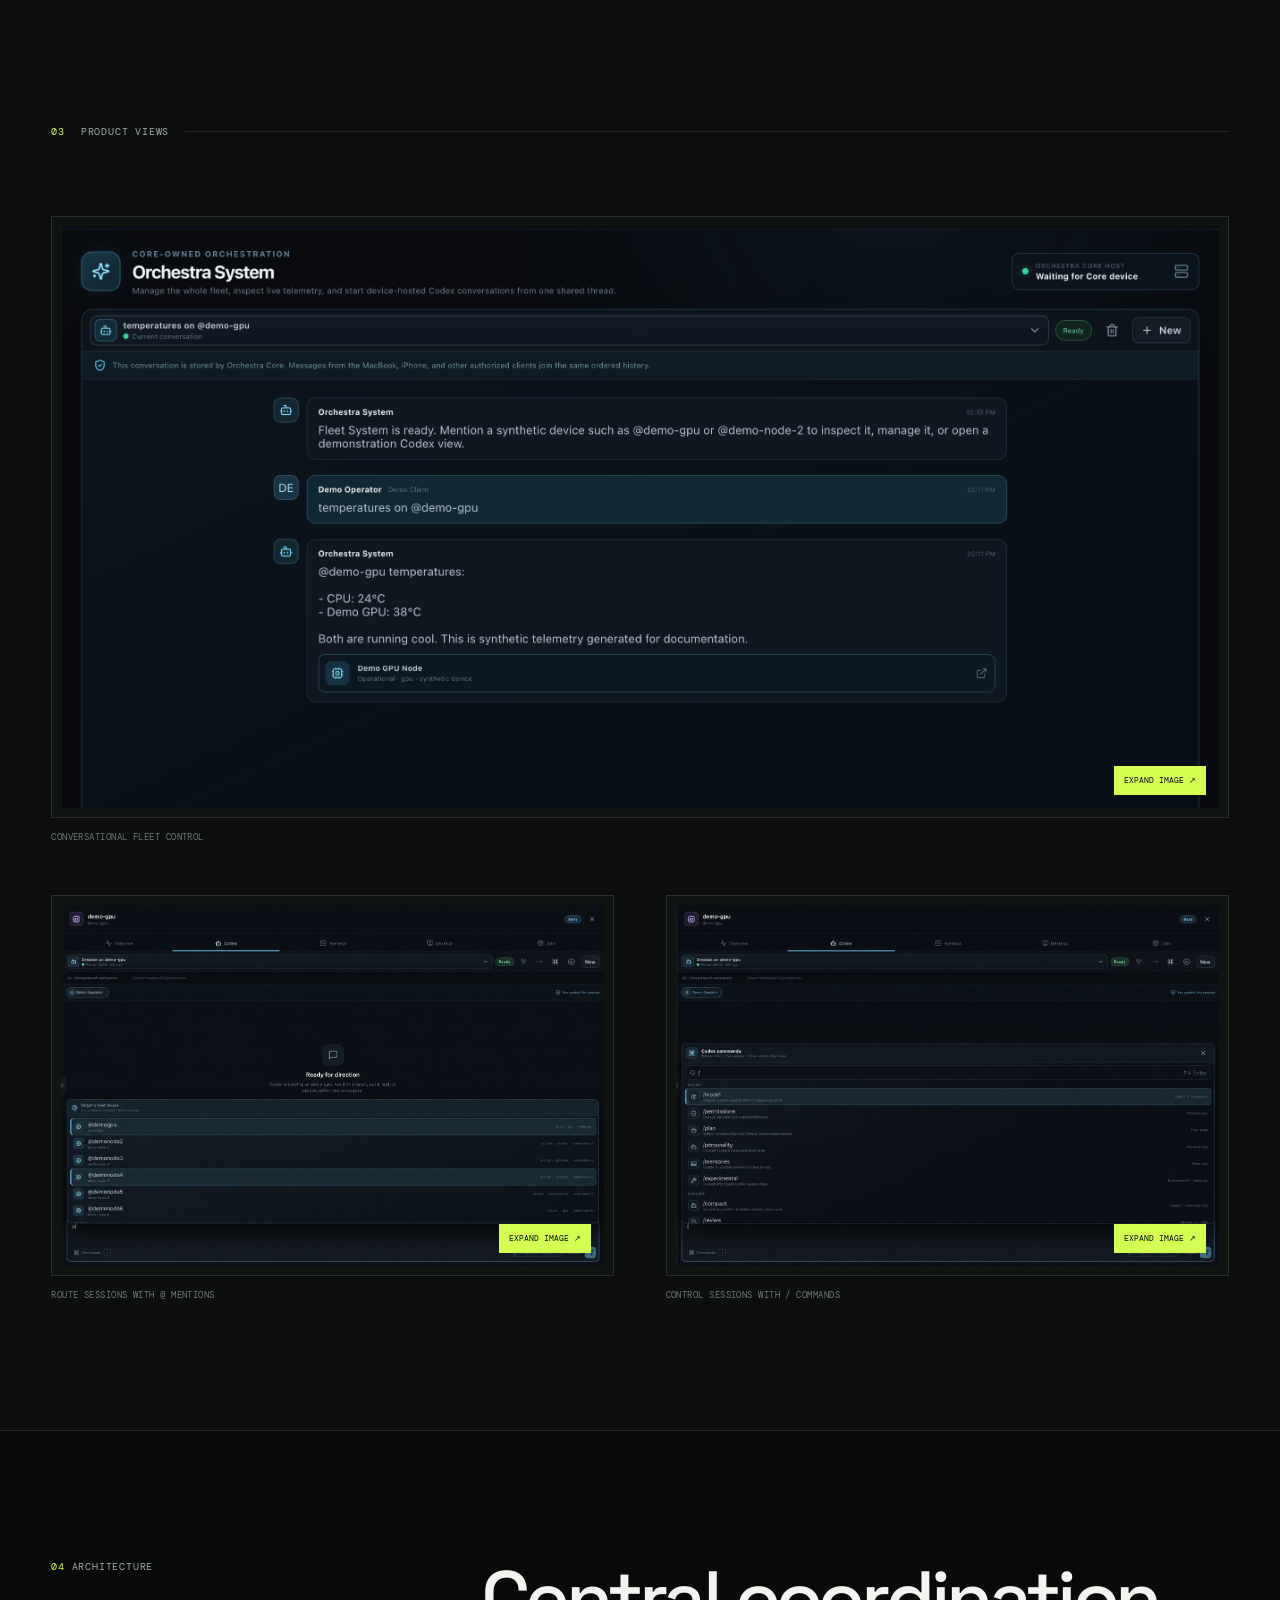
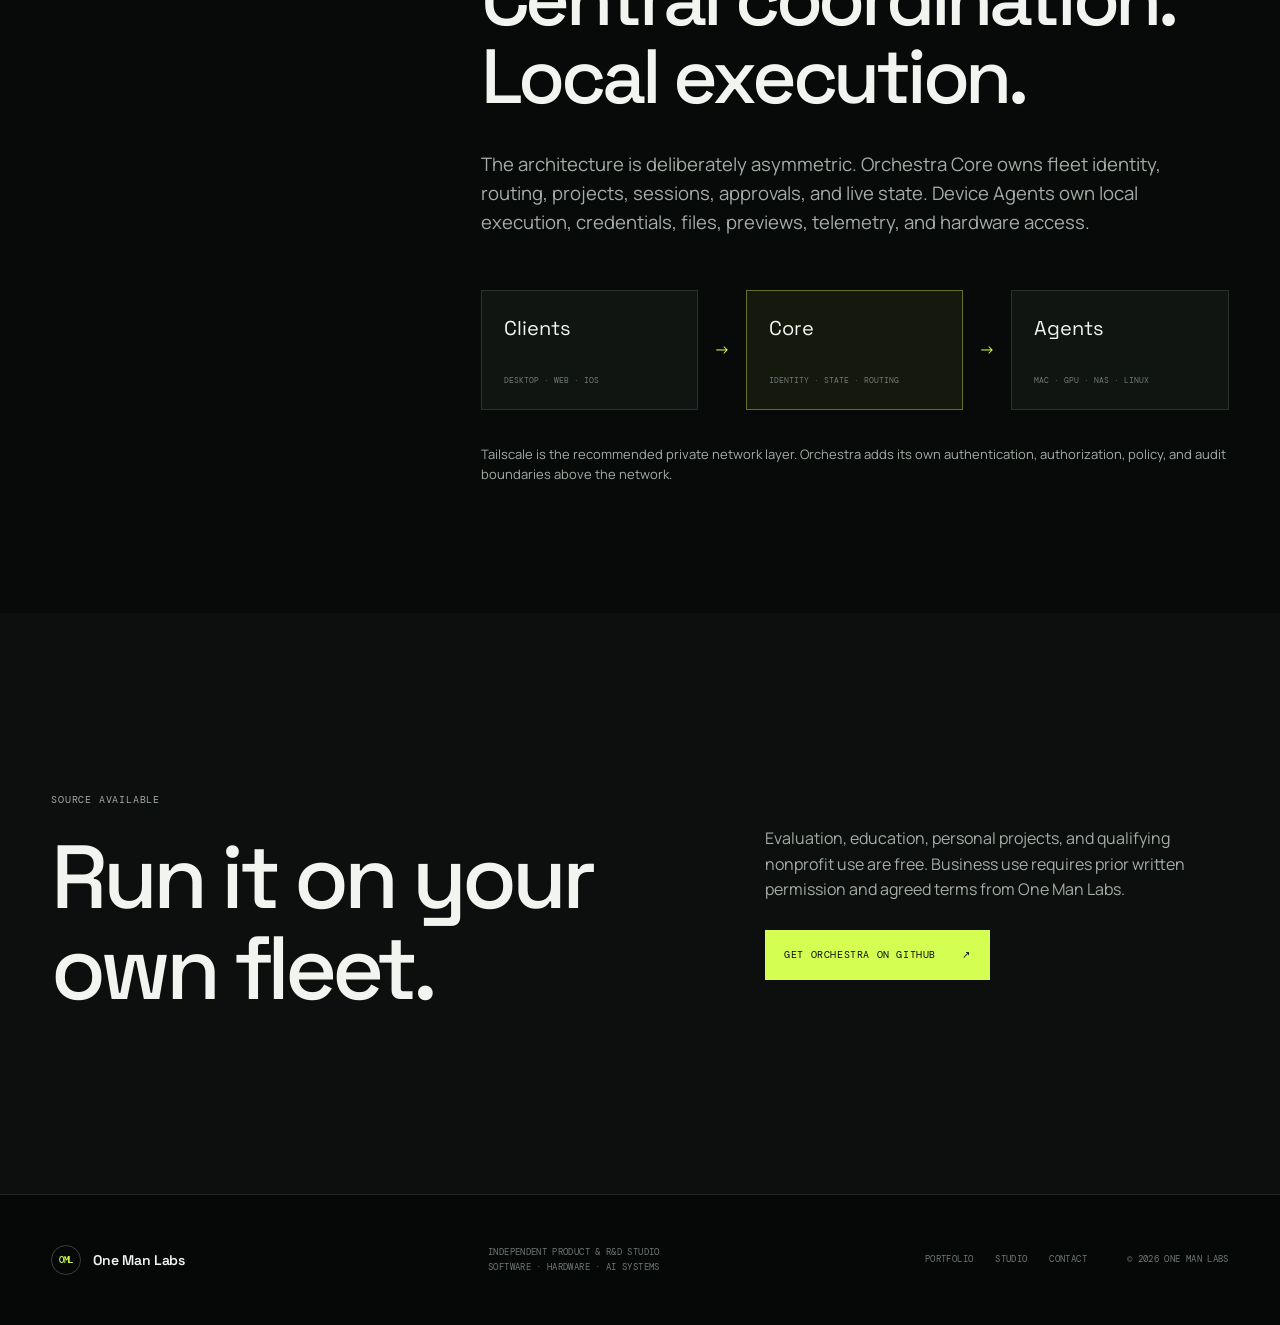
<file: orchestra.html>
<!DOCTYPE html>
<html lang="en">
<head>
  <meta charset="utf-8">
  <meta name="viewport" content="width=device-width, initial-scale=1">
  <meta name="description" content="Orchestra is a distributed Codex harness and compute-fleet control plane from One Man Labs.">
  <meta name="theme-color" content="#090b0a">
  <meta property="og:title" content="Orchestra — One Man Labs">
  <meta property="og:description" content="One private command center for every computer you own.">
  <meta property="og:type" content="website">
  <meta property="og:url" content="https://www.onemanlabs.org/orchestra">
  <meta property="og:image" content="https://www.onemanlabs.org/assets/orchestra/fleet-canvas.png">
  <meta name="twitter:card" content="summary_large_image">
  <link rel="canonical" href="https://www.onemanlabs.org/orchestra">
  <title>Orchestra — One Man Labs</title>
  <script>document.documentElement.classList.add("js");</script>
  <link rel="icon" type="image/svg+xml" href="assets/oml-favicon.svg">
  <link rel="preconnect" href="https://fonts.googleapis.com">
  <link rel="preconnect" href="https://fonts.gstatic.com" crossorigin>
  <link href="https://fonts.googleapis.com/css2?family=DM+Mono:wght@400;500&amp;family=Manrope:wght@400;500;600&amp;family=Space+Grotesk:wght@400;500;600&amp;display=swap" rel="stylesheet">
  <link rel="stylesheet" href="style.css">
</head>
<body>
  <a class="skip-link" href="#main">Skip to content</a>
  <header class="site-header">
    <a class="site-brand" href="/" aria-label="One Man Labs home"><span class="brand-name">One Man Labs</span></a>
    <button class="menu-toggle" type="button" aria-expanded="false" aria-controls="site-menu" aria-label="Open navigation"><span></span><span></span></button>
    <nav class="site-menu" id="site-menu" aria-label="Primary navigation">
      <a class="active" href="/work" aria-current="page">Portfolio</a>
      <a href="/studio">Studio</a>
      <a href="/contact">Contact</a>
      <a class="external-link" href="https://github.com/OneManLabs" target="_blank" rel="noopener noreferrer">GitHub ↗</a>
    </nav>
  </header>

  <main id="main">
    <header class="project-hero page-shell">
      <a class="back-link reveal" href="/work">← Portfolio</a>
      <div class="project-hero-grid">
        <div class="project-identity reveal">
          <img src="assets/orchestra/orchestra-icon.png" width="92" height="92" alt="Orchestra icon">
          <div><p>OML / 001 · Public release</p><h1>Orchestra</h1></div>
        </div>
        <div class="project-position reveal">
          <h2>A distributed Codex harness and compute-fleet control plane.</h2>
          <p>Orchestra turns the computers you already own into one private operating layer for Codex sessions, jobs, files, telemetry, power, and approvals.</p>
          <div class="button-row">
            <a class="button button-primary" href="https://github.com/OneManLabs/orchestra" target="_blank" rel="noopener noreferrer">View on GitHub <span>↗</span></a>
            <a class="button button-quiet" href="https://github.com/OneManLabs/orchestra#quick-start" target="_blank" rel="noopener noreferrer">Quick start</a>
          </div>
        </div>
      </div>
    </header>

    <section class="project-screen page-shell reveal">
      <button class="image-button" type="button" data-lightbox="assets/orchestra/fleet-canvas.png" aria-label="Open the Orchestra fleet canvas screenshot">
        <img src="assets/orchestra/fleet-canvas.png" alt="Orchestra Canvas displaying a synthetic eight-device fleet" width="2589" height="1602">
        <span>Expand image ↗</span>
      </button>
      <p><span>01A</span> Live fleet topology and telemetry shown with privacy-safe synthetic data.</p>
    </section>

    <section class="section project-overview">
      <div class="page-shell overview-grid">
        <div class="section-label reveal"><span>01</span> Why it exists</div>
        <div class="overview-copy reveal">
          <h2>Serious work rarely lives on one computer.</h2>
          <p>Development files sit on a laptop. Training belongs on a GPU workstation. Archives live on a NAS. Services run on an always-on machine. The usual answer is a growing collection of SSH aliases, dashboards, scripts, and mental bookkeeping.</p>
          <p>Orchestra replaces that collection with a shared control plane. Core knows the fleet and coordinates work. Agents keep execution, credentials, files, and compute on their own machines. Clients provide one coherent interface from wherever you are.</p>
        </div>
      </div>
    </section>

    <section class="section project-system">
      <div class="page-shell">
        <div class="section-label reveal"><span>02</span> The system</div>
        <div class="system-features">
          <article class="reveal"><span>01</span><h3>See the whole fleet</h3><p>Live topology, hardware, storage, network, temperature, availability, maintenance state, and activity in one operational view.</p></article>
          <article class="reveal"><span>02</span><h3>Route work intentionally</h3><p>Choose a device directly or let availability, load, locality, role, power, cost, and temperature inform placement.</p></article>
          <article class="reveal"><span>03</span><h3>Take Codex to the files</h3><p>Run a real Codex app-server on the selected machine so its workspace, tools, skills, authentication, and compute stay local.</p></article>
          <article class="reveal"><span>04</span><h3>Operate from anywhere</h3><p>Use the desktop client, responsive web interface, native iOS app, or macOS menu bar while Core maintains shared state.</p></article>
          <article class="reveal"><span>05</span><h3>Keep approvals explicit</h3><p>Structured permissions, scoped tokens, device-bound credentials, audit records, and host opt-in preserve the safety boundaries.</p></article>
          <article class="reveal"><span>06</span><h3>Move more than prompts</h3><p>Coordinate jobs, pipelines, files, artifacts, telemetry, diagnostics, previews, and guarded power controls across devices.</p></article>
        </div>
      </div>
    </section>

    <section class="section project-gallery">
      <div class="page-shell">
        <div class="section-label reveal"><span>03</span> Product views</div>
        <div class="gallery-grid">
          <figure class="gallery-wide reveal">
            <button class="image-button" type="button" data-lightbox="assets/orchestra/orchestra-system.png" aria-label="Open the Orchestra System screenshot"><img src="assets/orchestra/orchestra-system.png" alt="Orchestra System answering a synthetic GPU telemetry request" loading="lazy" width="2589" height="1300"><span>Expand image ↗</span></button>
            <figcaption>Conversational fleet control</figcaption>
          </figure>
          <figure class="reveal">
            <button class="image-button" type="button" data-lightbox="assets/orchestra/codex-device-mentions.png" aria-label="Open the device mentions screenshot"><img src="assets/orchestra/codex-device-mentions.png" alt="Routing a Codex session with an at-device mention" loading="lazy" width="1539" height="1022"><span>Expand image ↗</span></button>
            <figcaption>Route sessions with @ mentions</figcaption>
          </figure>
          <figure class="reveal">
            <button class="image-button" type="button" data-lightbox="assets/orchestra/codex-slash-commands.png" aria-label="Open the slash commands screenshot"><img src="assets/orchestra/codex-slash-commands.png" alt="Controlling a Codex session with slash commands" loading="lazy" width="1539" height="1022"><span>Expand image ↗</span></button>
            <figcaption>Control sessions with / commands</figcaption>
          </figure>
        </div>
      </div>
    </section>

    <section class="section architecture-section">
      <div class="page-shell architecture-grid">
        <div class="section-label reveal"><span>04</span> Architecture</div>
        <div class="architecture-copy reveal">
          <h2>Central coordination.<br>Local execution.</h2>
          <p>The architecture is deliberately asymmetric. Orchestra Core owns fleet identity, routing, projects, sessions, approvals, and live state. Device Agents own local execution, credentials, files, previews, telemetry, and hardware access.</p>
          <div class="architecture-flow" role="img" aria-label="Clients connect to Core, which coordinates device Agents">
            <div><span>Clients</span><small>Desktop · Web · iOS</small></div><i>→</i><div class="flow-core"><span>Core</span><small>Identity · State · Routing</small></div><i>→</i><div><span>Agents</span><small>Mac · GPU · NAS · Linux</small></div>
          </div>
          <p class="muted">Tailscale is the recommended private network layer. Orchestra adds its own authentication, authorization, policy, and audit boundaries above the network.</p>
        </div>
      </div>
    </section>

    <section class="section project-release">
      <div class="page-shell release-grid reveal">
        <div><p class="eyebrow">Source available</p><h2>Run it on your own fleet.</h2></div>
        <div><p>Evaluation, education, personal projects, and qualifying nonprofit use are free. Business use requires prior written permission and agreed terms from One Man Labs.</p><a class="button button-primary" href="https://github.com/OneManLabs/orchestra" target="_blank" rel="noopener noreferrer">Get Orchestra on GitHub <span>↗</span></a></div>
      </div>
    </section>
  </main>

  <footer class="site-footer">
    <div class="page-shell footer-layout">
      <a class="site-brand footer-brand" href="/"><span class="brand-mark">OML</span><span class="brand-name">One Man Labs</span></a>
      <p>Independent product &amp; R&amp;D studio<br>Software · Hardware · AI systems</p>
      <nav aria-label="Footer navigation"><a href="/work">Portfolio</a><a href="/studio">Studio</a><a href="/contact">Contact</a></nav>
      <p>© <span id="year">2026</span> One Man Labs</p>
    </div>
  </footer>

  <dialog class="lightbox" aria-label="Screenshot viewer"><button class="lightbox-close" type="button" aria-label="Close screenshot">Close ×</button><img src="assets/orchestra/fleet-canvas.png" alt="Expanded Orchestra screenshot"></dialog>
  <script src="script.js" defer></script>
</body>
</html>
</file>
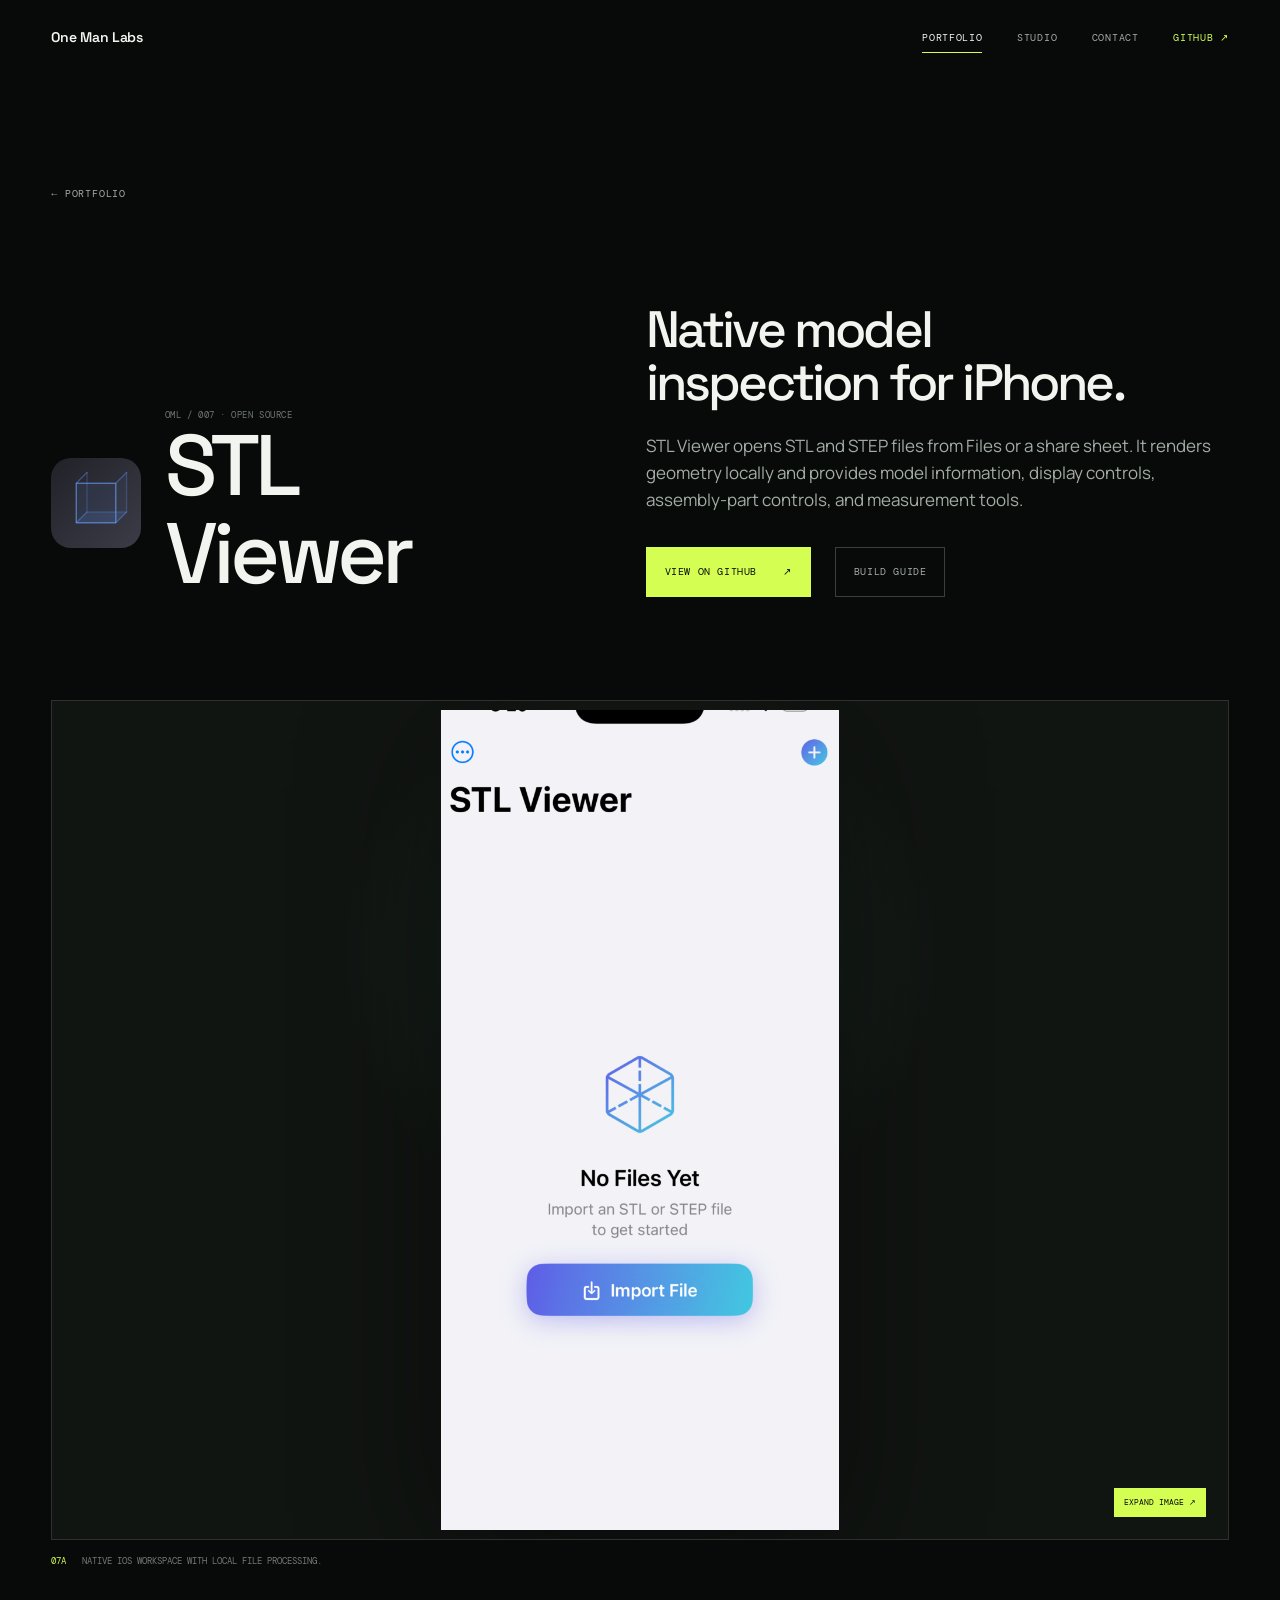
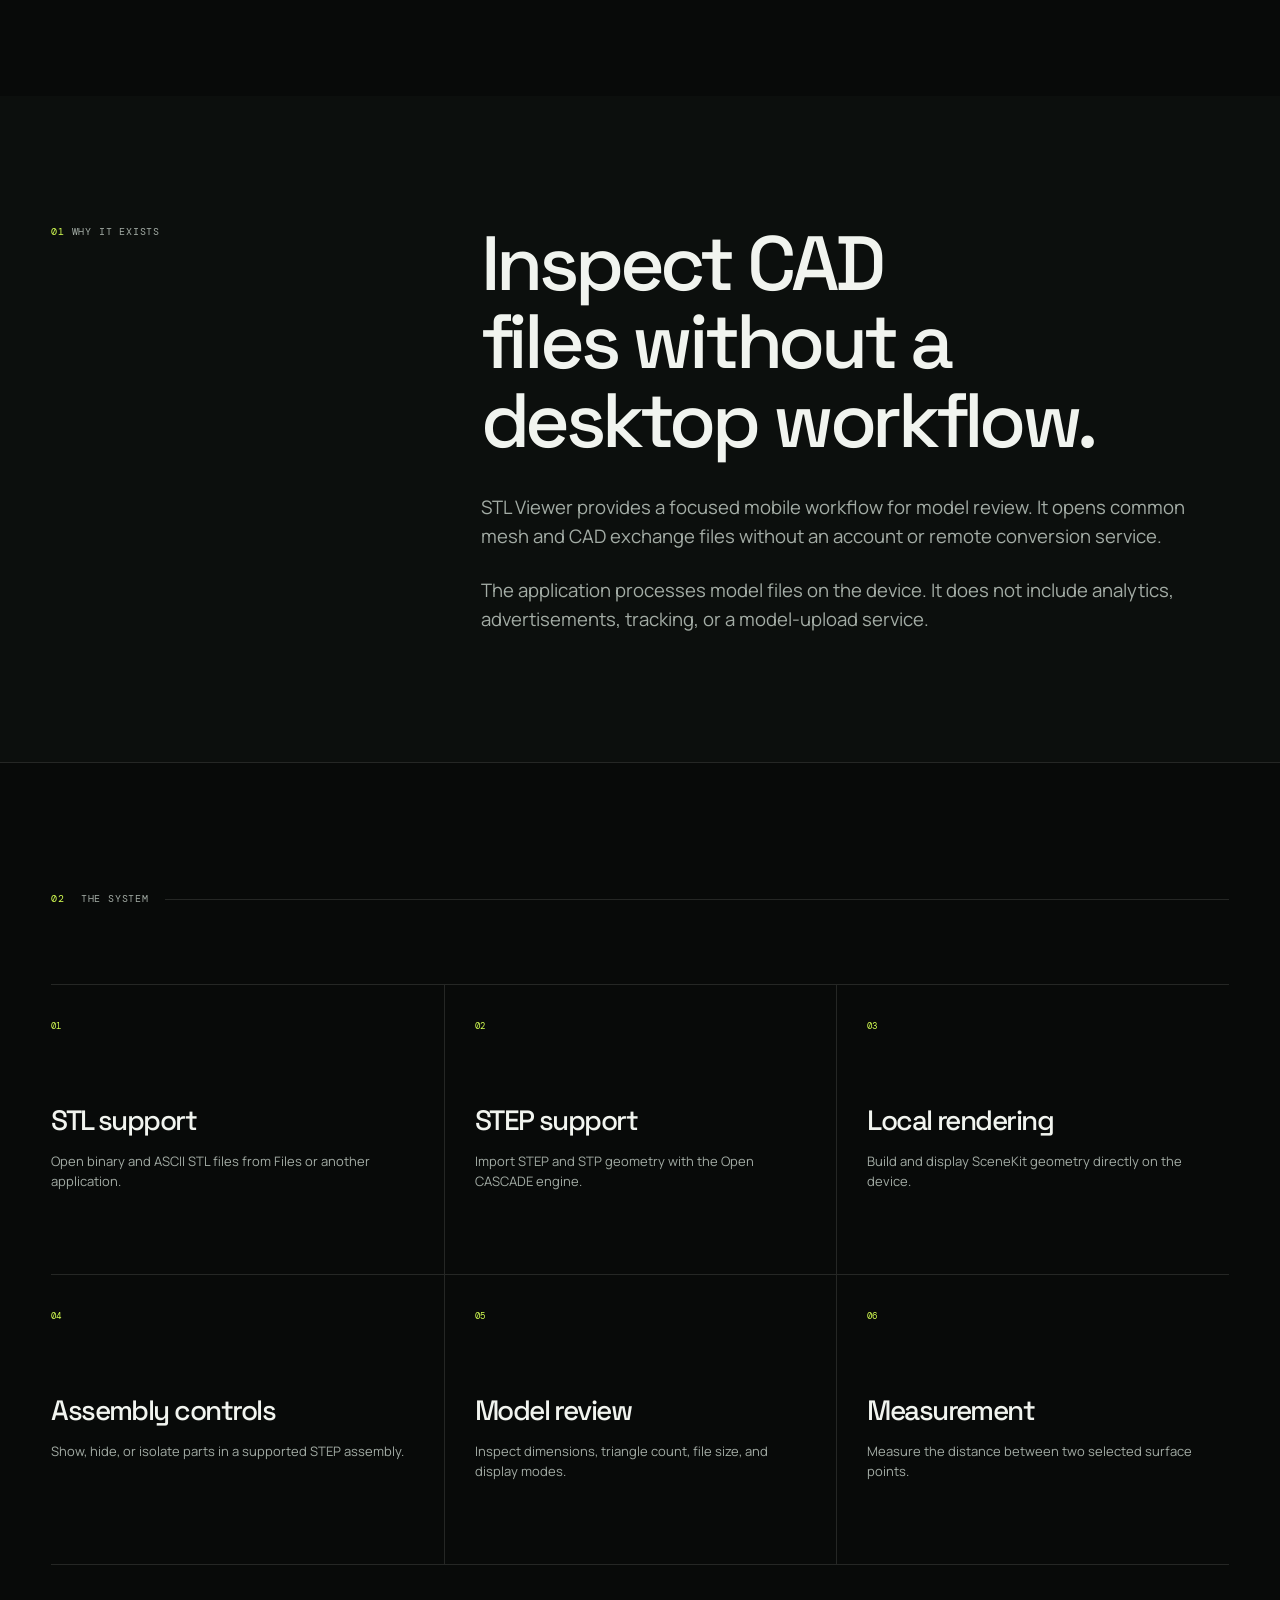
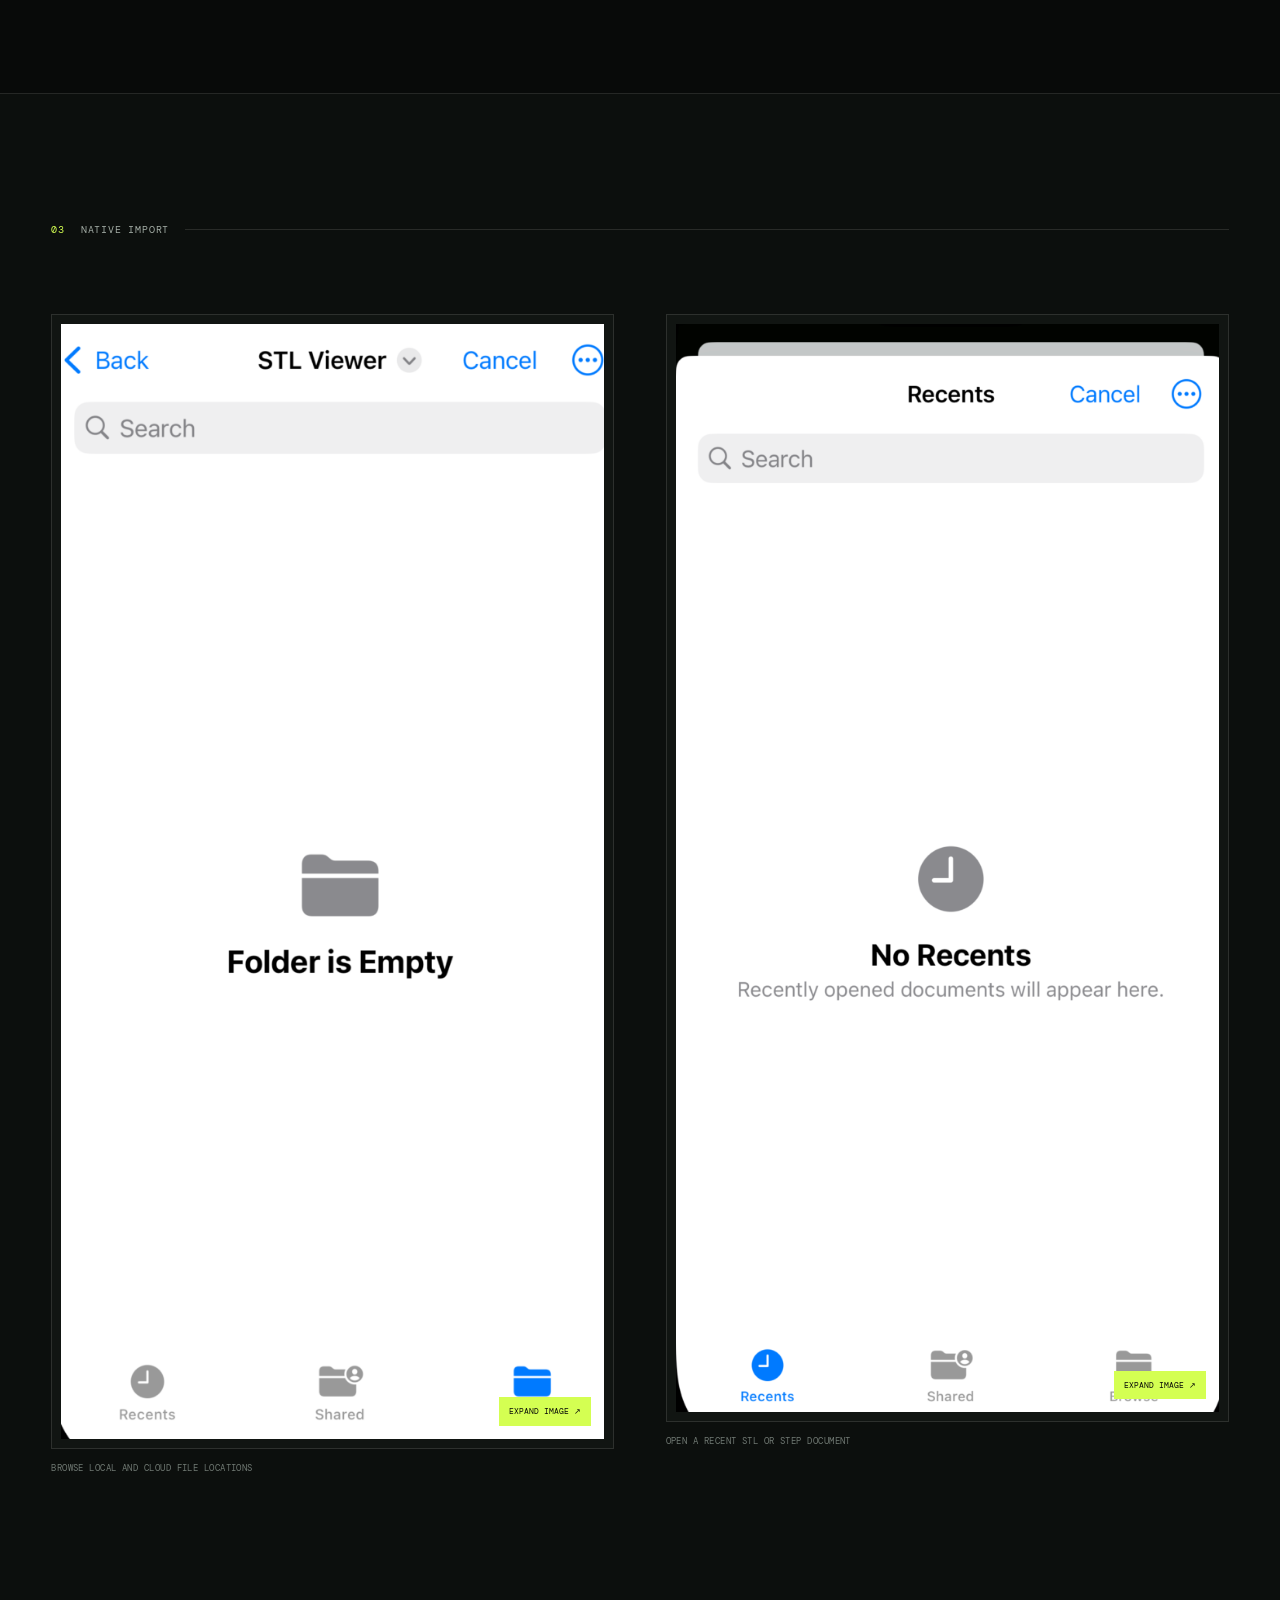
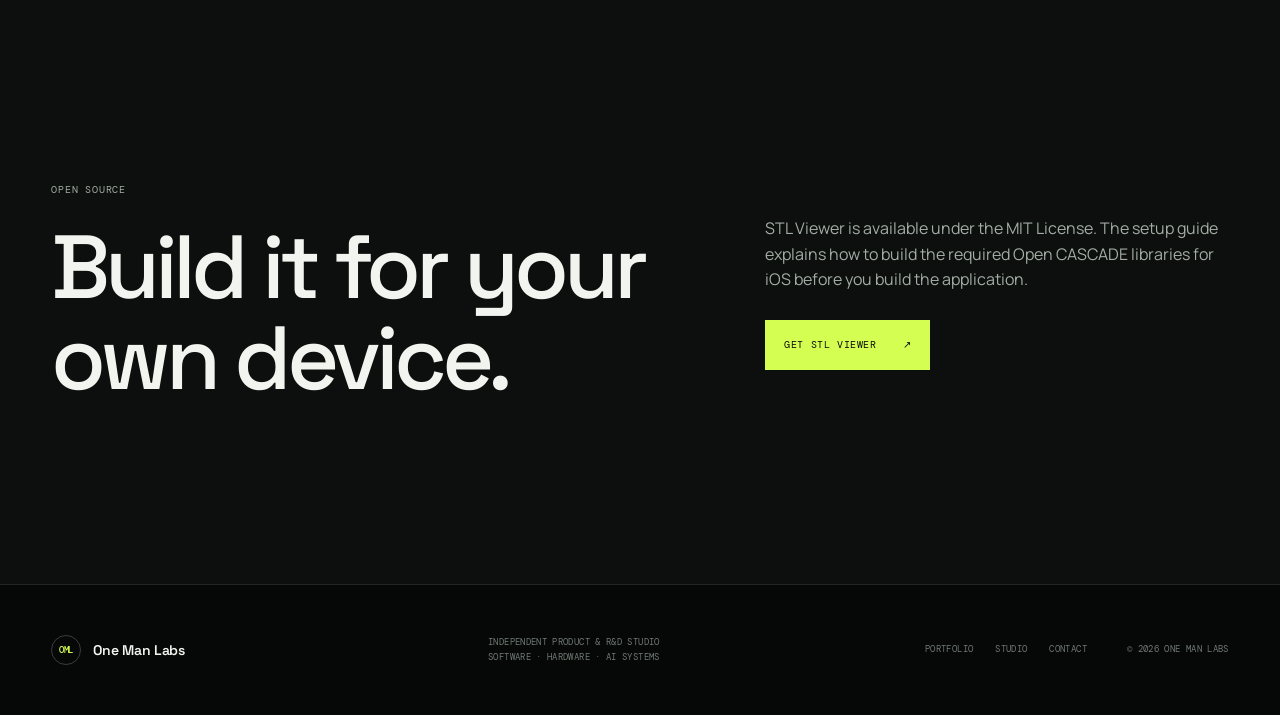
<file: stl-viewer.html>
<!DOCTYPE html>
<html lang="en">
<head>
  <meta charset="utf-8">
  <meta name="viewport" content="width=device-width, initial-scale=1">
  <meta name="description" content="STL Viewer is an open-source native iOS viewer for STL and STEP files.">
  <meta name="theme-color" content="#090b0a">
  <meta property="og:title" content="STL Viewer — One Man Labs">
  <meta property="og:description" content="Open, inspect, measure, and share STL and STEP models on iPhone.">
  <meta property="og:type" content="website">
  <meta property="og:url" content="https://www.onemanlabs.org/stl-viewer">
  <meta property="og:image" content="https://www.onemanlabs.org/assets/stl-viewer/home.png">
  <meta name="twitter:card" content="summary_large_image">
  <link rel="canonical" href="https://www.onemanlabs.org/stl-viewer">
  <title>STL Viewer — One Man Labs</title>
  <script>document.documentElement.classList.add("js");</script>
  <link rel="icon" type="image/svg+xml" href="assets/oml-favicon.svg">
  <link rel="preconnect" href="https://fonts.googleapis.com">
  <link rel="preconnect" href="https://fonts.gstatic.com" crossorigin>
  <link href="https://fonts.googleapis.com/css2?family=DM+Mono:wght@400;500&amp;family=Manrope:wght@400;500;600&amp;family=Space+Grotesk:wght@400;500;600&amp;display=swap" rel="stylesheet">
  <link rel="stylesheet" href="style.css">
</head>
<body>
  <a class="skip-link" href="#main">Skip to content</a>
  <header class="site-header">
    <a class="site-brand" href="/" aria-label="One Man Labs home"><span class="brand-name">One Man Labs</span></a>
    <button class="menu-toggle" type="button" aria-expanded="false" aria-controls="site-menu" aria-label="Open navigation"><span></span><span></span></button>
    <nav class="site-menu" id="site-menu" aria-label="Primary navigation">
      <a class="active" href="/work" aria-current="page">Portfolio</a>
      <a href="/studio">Studio</a>
      <a href="/contact">Contact</a>
      <a class="external-link" href="https://github.com/OneManLabs" target="_blank" rel="noopener noreferrer">GitHub ↗</a>
    </nav>
  </header>

  <main id="main">
    <header class="project-hero page-shell">
      <a class="back-link reveal" href="/work">← Portfolio</a>
      <div class="project-hero-grid">
        <div class="project-identity text-identity reveal">
          <img src="assets/stl-viewer/icon.png" width="1024" height="1024" alt="STL Viewer icon">
          <div><p>OML / 007 · Open source</p><h1>STL Viewer</h1></div>
        </div>
        <div class="project-position reveal">
          <h2>Native model inspection for iPhone.</h2>
          <p>STL Viewer opens STL and STEP files from Files or a share sheet. It renders geometry locally and provides model information, display controls, assembly-part controls, and measurement tools.</p>
          <div class="button-row">
            <a class="button button-primary" href="https://github.com/OneManLabs/stl-viewer" target="_blank" rel="noopener noreferrer">View on GitHub <span>↗</span></a>
            <a class="button button-quiet" href="https://github.com/OneManLabs/stl-viewer#build-the-application" target="_blank" rel="noopener noreferrer">Build guide</a>
          </div>
        </div>
      </div>
    </header>

    <section class="project-screen project-screen-phone page-shell reveal">
      <button class="image-button" type="button" data-lightbox="assets/stl-viewer/home.png" aria-label="Open the STL Viewer home screenshot">
        <img src="assets/stl-viewer/home.png" alt="STL Viewer home screen on iPhone" width="682" height="1404">
        <span>Expand image ↗</span>
      </button>
      <p><span>07A</span> Native iOS workspace with local file processing.</p>
    </section>

    <section class="section project-overview">
      <div class="page-shell overview-grid">
        <div class="section-label reveal"><span>01</span> Why it exists</div>
        <div class="overview-copy reveal">
          <h2>Inspect CAD files without a desktop workflow.</h2>
          <p>STL Viewer provides a focused mobile workflow for model review. It opens common mesh and CAD exchange files without an account or remote conversion service.</p>
          <p>The application processes model files on the device. It does not include analytics, advertisements, tracking, or a model-upload service.</p>
        </div>
      </div>
    </section>

    <section class="section project-system">
      <div class="page-shell">
        <div class="section-label reveal"><span>02</span> The system</div>
        <div class="system-features">
          <article class="reveal"><span>01</span><h3>STL support</h3><p>Open binary and ASCII STL files from Files or another application.</p></article>
          <article class="reveal"><span>02</span><h3>STEP support</h3><p>Import STEP and STP geometry with the Open CASCADE engine.</p></article>
          <article class="reveal"><span>03</span><h3>Local rendering</h3><p>Build and display SceneKit geometry directly on the device.</p></article>
          <article class="reveal"><span>04</span><h3>Assembly controls</h3><p>Show, hide, or isolate parts in a supported STEP assembly.</p></article>
          <article class="reveal"><span>05</span><h3>Model review</h3><p>Inspect dimensions, triangle count, file size, and display modes.</p></article>
          <article class="reveal"><span>06</span><h3>Measurement</h3><p>Measure the distance between two selected surface points.</p></article>
        </div>
      </div>
    </section>

    <section class="section project-gallery">
      <div class="page-shell">
        <div class="section-label reveal"><span>03</span> Native import</div>
        <div class="gallery-grid">
          <figure class="reveal">
            <button class="image-button" type="button" data-lightbox="assets/stl-viewer/files.png" aria-label="Open the STL Viewer Files screenshot"><img src="assets/stl-viewer/files.png" alt="STL Viewer folder in the iOS file picker" loading="lazy" width="666" height="1366"><span>Expand image ↗</span></button>
            <figcaption>Browse local and cloud file locations</figcaption>
          </figure>
          <figure class="reveal">
            <button class="image-button" type="button" data-lightbox="assets/stl-viewer/recents.png" aria-label="Open the STL Viewer recents screenshot"><img src="assets/stl-viewer/recents.png" alt="Recent documents in the iOS file picker" loading="lazy" width="700" height="1402"><span>Expand image ↗</span></button>
            <figcaption>Open a recent STL or STEP document</figcaption>
          </figure>
        </div>
      </div>
    </section>

    <section class="section project-release">
      <div class="page-shell release-grid reveal">
        <div><p class="eyebrow">Open source</p><h2>Build it for your own device.</h2></div>
        <div><p>STL Viewer is available under the MIT License. The setup guide explains how to build the required Open CASCADE libraries for iOS before you build the application.</p><a class="button button-primary" href="https://github.com/OneManLabs/stl-viewer" target="_blank" rel="noopener noreferrer">Get STL Viewer <span>↗</span></a></div>
      </div>
    </section>
  </main>

  <footer class="site-footer">
    <div class="page-shell footer-layout">
      <a class="site-brand footer-brand" href="/"><span class="brand-mark">OML</span><span class="brand-name">One Man Labs</span></a>
      <p>Independent product &amp; R&amp;D studio<br>Software · Hardware · AI systems</p>
      <nav aria-label="Footer navigation"><a href="/work">Portfolio</a><a href="/studio">Studio</a><a href="/contact">Contact</a></nav>
      <p>© <span id="year">2026</span> One Man Labs</p>
    </div>
  </footer>
  <dialog class="lightbox" aria-label="Screenshot viewer"><button class="lightbox-close" type="button" aria-label="Close screenshot">Close ×</button><img src="assets/stl-viewer/home.png" alt="Expanded STL Viewer screenshot"></dialog>
  <script src="script.js" defer></script>
</body>
</html>
</file>
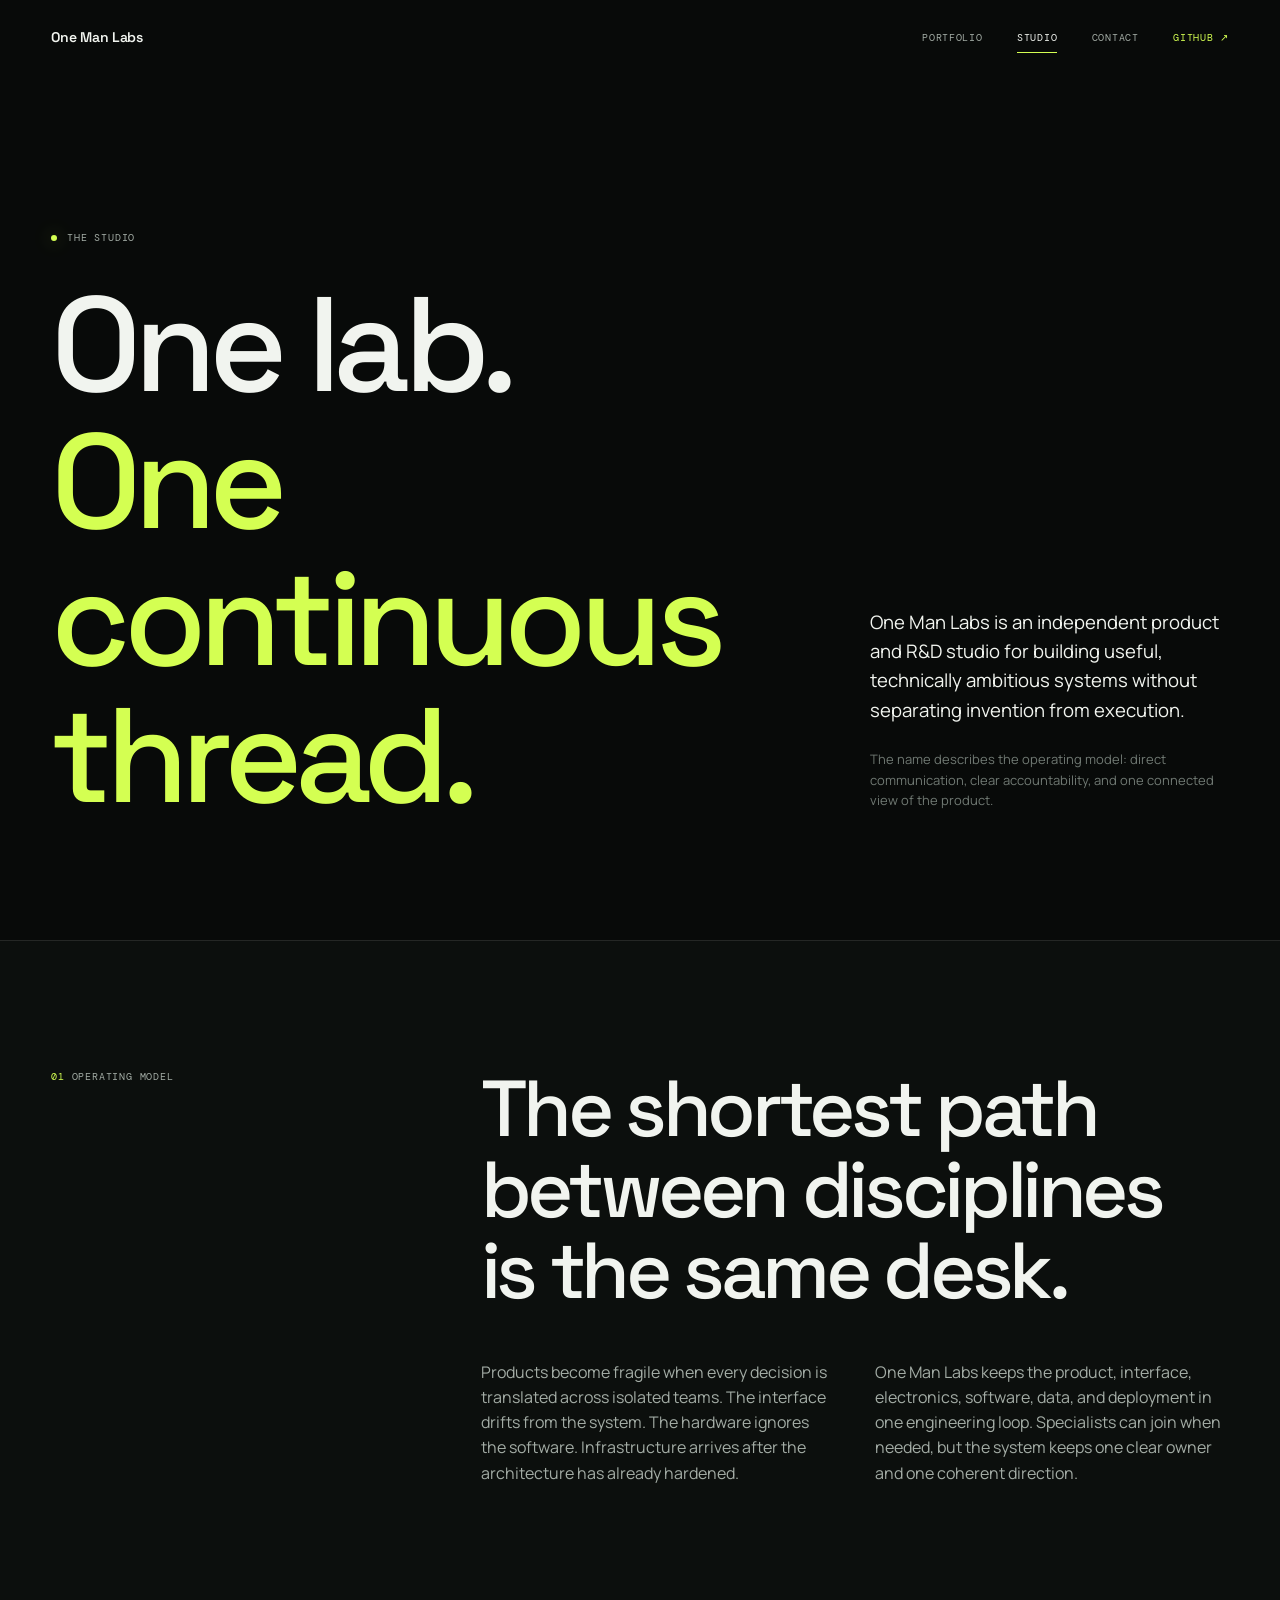
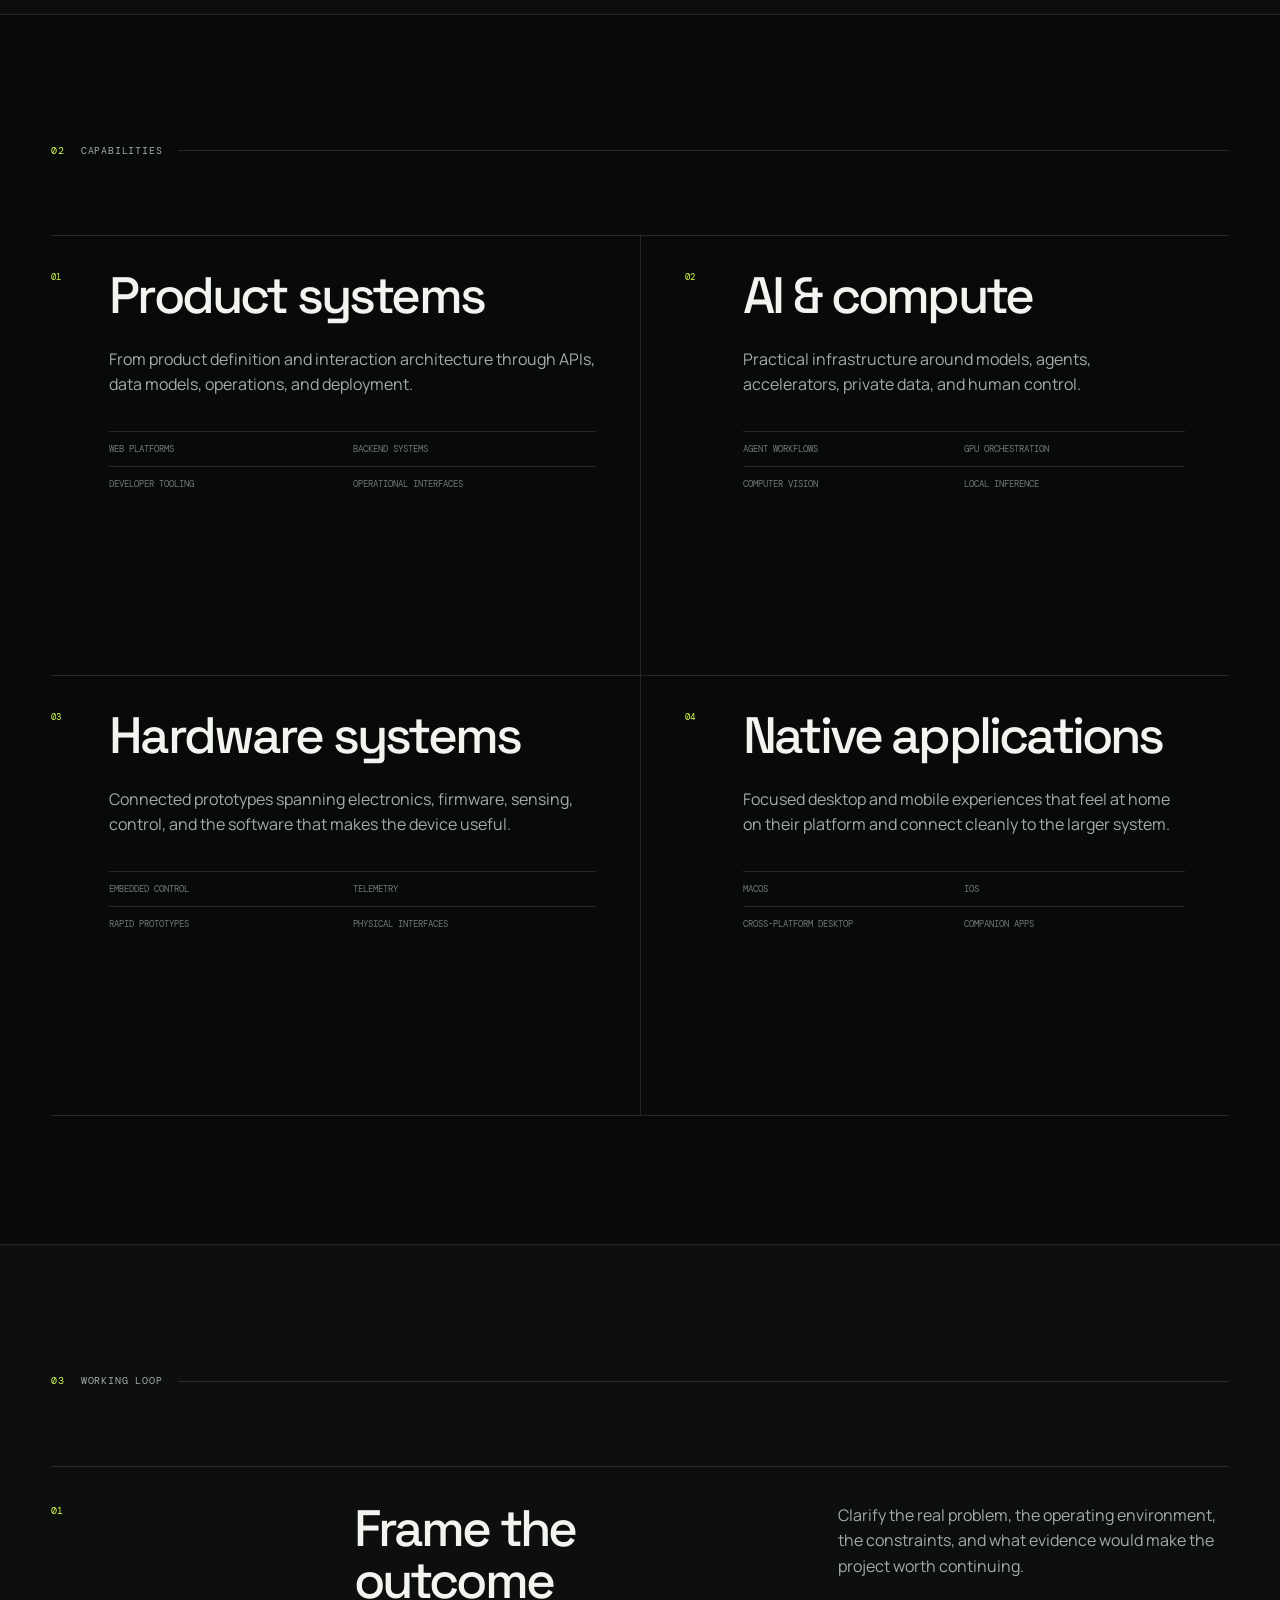
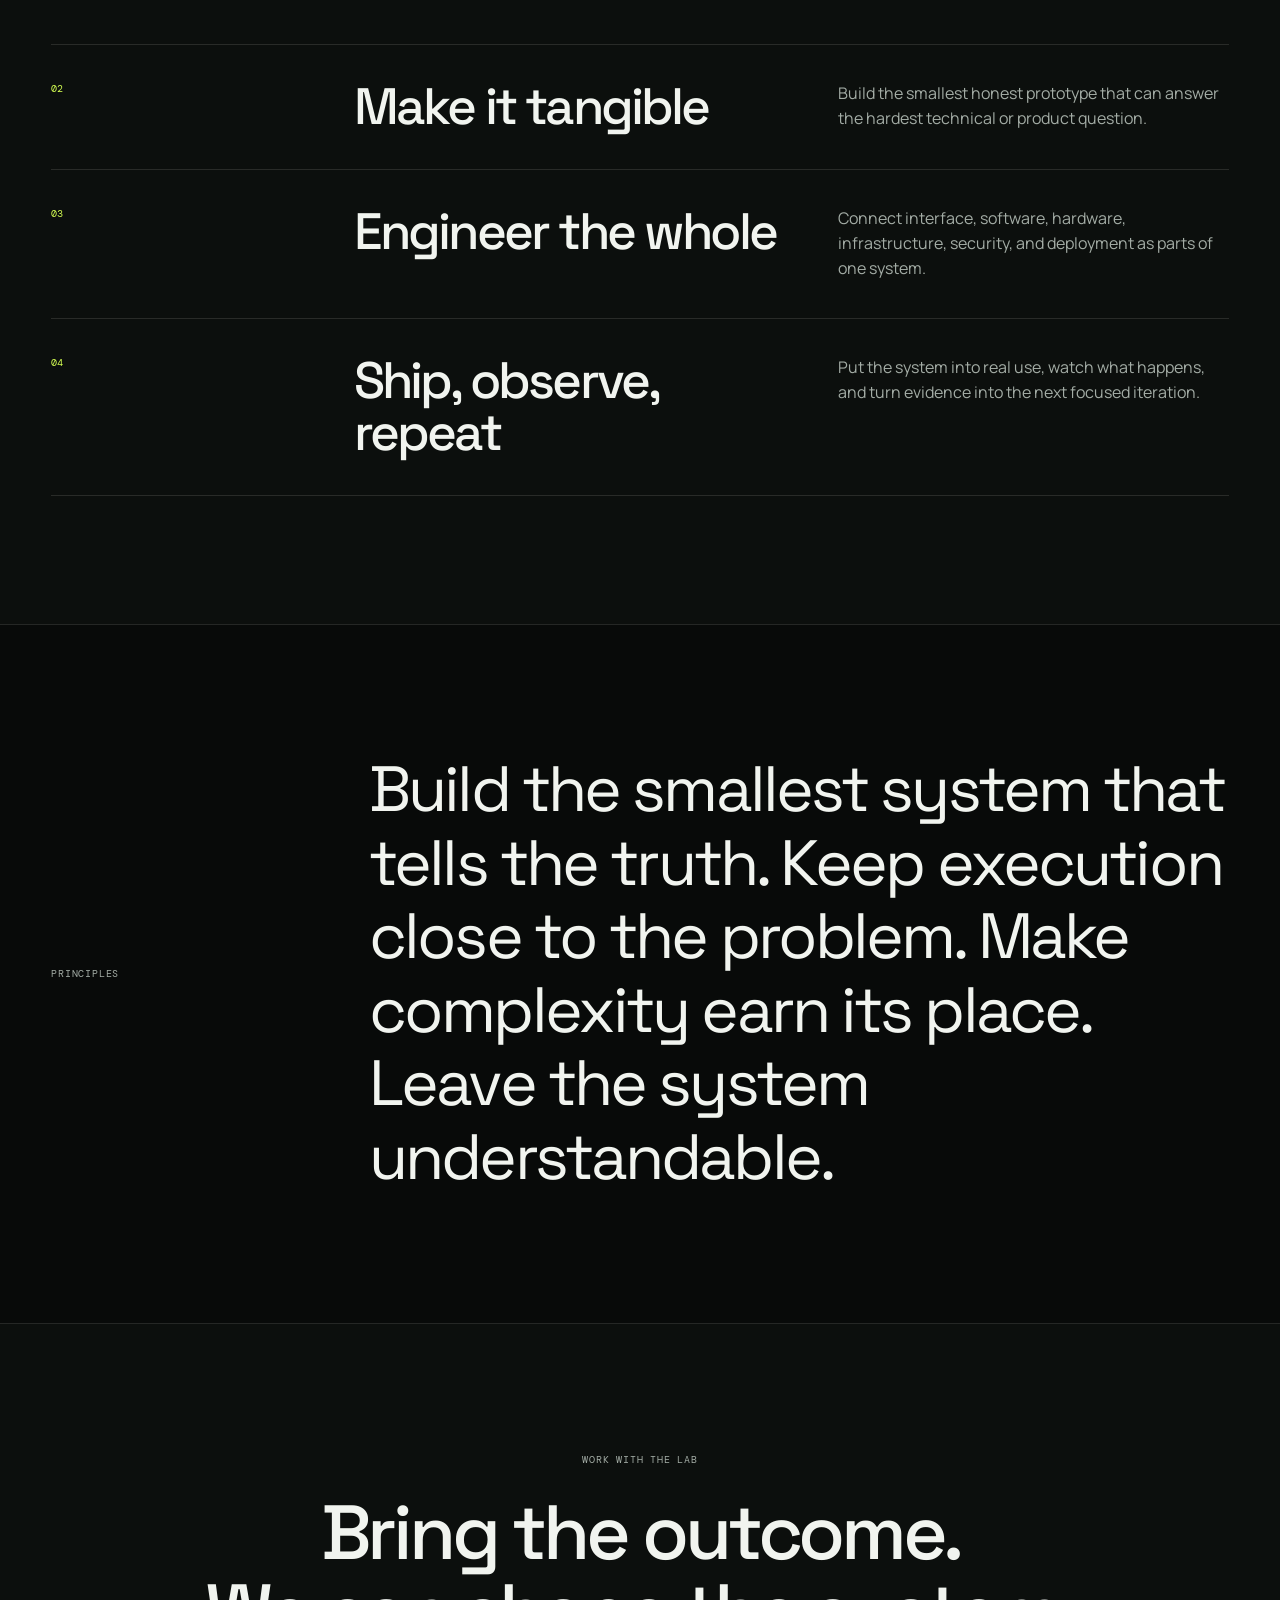
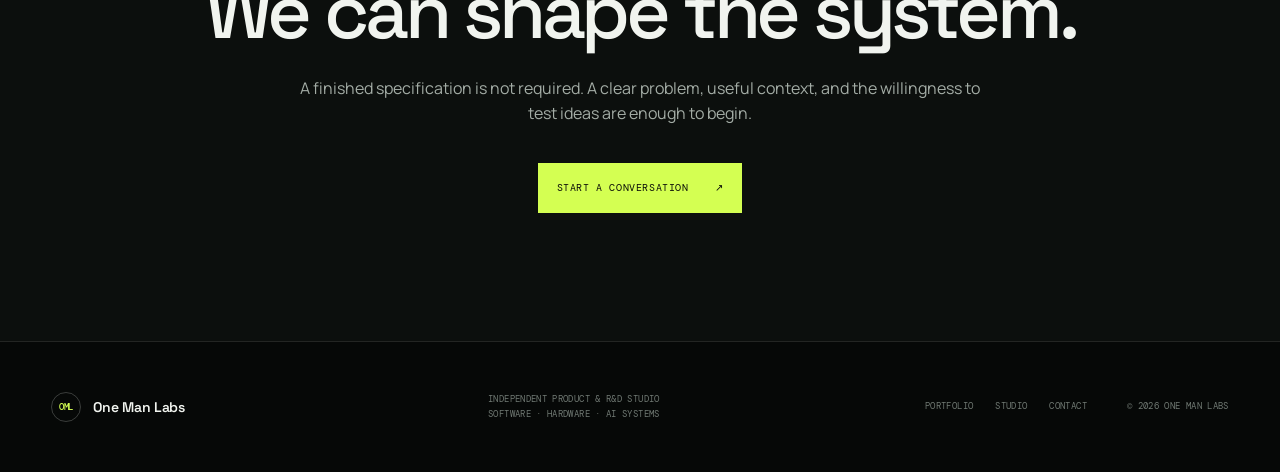
<file: studio.html>
<!DOCTYPE html>
<html lang="en">
<head>
  <meta charset="utf-8">
  <meta name="viewport" content="width=device-width, initial-scale=1">
  <meta name="description" content="How One Man Labs approaches product software, AI infrastructure, hardware, and native applications.">
  <meta name="theme-color" content="#090b0a">
  <meta property="og:title" content="Studio — One Man Labs">
  <meta property="og:description" content="One continuous engineering loop from idea to shipped system.">
  <meta property="og:type" content="website">
  <meta property="og:url" content="https://www.onemanlabs.org/studio">
  <meta property="og:image" content="https://www.onemanlabs.org/assets/og.png">
  <meta name="twitter:card" content="summary_large_image">
  <link rel="canonical" href="https://www.onemanlabs.org/studio">
  <title>Studio — One Man Labs</title>
  <script>document.documentElement.classList.add("js");</script>
  <link rel="icon" type="image/svg+xml" href="assets/oml-favicon.svg">
  <link rel="preconnect" href="https://fonts.googleapis.com">
  <link rel="preconnect" href="https://fonts.gstatic.com" crossorigin>
  <link href="https://fonts.googleapis.com/css2?family=DM+Mono:wght@400;500&amp;family=Manrope:wght@400;500;600&amp;family=Space+Grotesk:wght@400;500;600&amp;display=swap" rel="stylesheet">
  <link rel="stylesheet" href="style.css">
</head>
<body>
  <a class="skip-link" href="#main">Skip to content</a>
  <header class="site-header">
    <a class="site-brand" href="/" aria-label="One Man Labs home"><span class="brand-name">One Man Labs</span></a>
    <button class="menu-toggle" type="button" aria-expanded="false" aria-controls="site-menu" aria-label="Open navigation"><span></span><span></span></button>
    <nav class="site-menu" id="site-menu" aria-label="Primary navigation">
      <a href="/work">Portfolio</a><a class="active" href="/studio" aria-current="page">Studio</a><a href="/contact">Contact</a><a class="external-link" href="https://github.com/OneManLabs" target="_blank" rel="noopener noreferrer">GitHub ↗</a>
    </nav>
  </header>

  <main id="main">
    <header class="page-hero page-shell studio-hero">
      <p class="eyebrow reveal"><span></span> The studio</p>
      <h1 class="reveal">One lab.<br><em>One continuous thread.</em></h1>
      <div class="page-hero-copy reveal">
        <p>One Man Labs is an independent product and R&amp;D studio for building useful, technically ambitious systems without separating invention from execution.</p>
        <p class="muted">The name describes the operating model: direct communication, clear accountability, and one connected view of the product.</p>
      </div>
    </header>

    <section class="section studio-manifesto">
      <div class="page-shell manifesto-grid">
        <div class="section-label reveal"><span>01</span> Operating model</div>
        <div class="manifesto-copy reveal">
          <h2>The shortest path between disciplines is the same desk.</h2>
          <div class="copy-columns"><p>Products become fragile when every decision is translated across isolated teams. The interface drifts from the system. The hardware ignores the software. Infrastructure arrives after the architecture has already hardened.</p><p>One Man Labs keeps the product, interface, electronics, software, data, and deployment in one engineering loop. Specialists can join when needed, but the system keeps one clear owner and one coherent direction.</p></div>
        </div>
      </div>
    </section>

    <section class="section studio-capabilities">
      <div class="page-shell">
        <div class="section-label reveal"><span>02</span> Capabilities</div>
        <div class="capability-detail-grid">
          <article class="reveal"><span>01</span><h2>Product systems</h2><p>From product definition and interaction architecture through APIs, data models, operations, and deployment.</p><ul><li>Web platforms</li><li>Backend systems</li><li>Developer tooling</li><li>Operational interfaces</li></ul></article>
          <article class="reveal"><span>02</span><h2>AI &amp; compute</h2><p>Practical infrastructure around models, agents, accelerators, private data, and human control.</p><ul><li>Agent workflows</li><li>GPU orchestration</li><li>Computer vision</li><li>Local inference</li></ul></article>
          <article class="reveal"><span>03</span><h2>Hardware systems</h2><p>Connected prototypes spanning electronics, firmware, sensing, control, and the software that makes the device useful.</p><ul><li>Embedded control</li><li>Telemetry</li><li>Rapid prototypes</li><li>Physical interfaces</li></ul></article>
          <article class="reveal"><span>04</span><h2>Native applications</h2><p>Focused desktop and mobile experiences that feel at home on their platform and connect cleanly to the larger system.</p><ul><li>macOS</li><li>iOS</li><li>Cross-platform desktop</li><li>Companion apps</li></ul></article>
        </div>
      </div>
    </section>

    <section class="section working-loop">
      <div class="page-shell">
        <div class="section-label reveal"><span>03</span> Working loop</div>
        <ol class="loop-list">
          <li class="reveal"><span>01</span><div><h2>Frame the outcome</h2><p>Clarify the real problem, the operating environment, the constraints, and what evidence would make the project worth continuing.</p></div></li>
          <li class="reveal"><span>02</span><div><h2>Make it tangible</h2><p>Build the smallest honest prototype that can answer the hardest technical or product question.</p></div></li>
          <li class="reveal"><span>03</span><div><h2>Engineer the whole</h2><p>Connect interface, software, hardware, infrastructure, security, and deployment as parts of one system.</p></div></li>
          <li class="reveal"><span>04</span><div><h2>Ship, observe, repeat</h2><p>Put the system into real use, watch what happens, and turn evidence into the next focused iteration.</p></div></li>
        </ol>
      </div>
    </section>

    <section class="section studio-principles">
      <div class="page-shell principles-grid reveal">
        <p class="eyebrow">Principles</p>
        <blockquote>Build the smallest system that tells the truth. Keep execution close to the problem. Make complexity earn its place. Leave the system understandable.</blockquote>
      </div>
    </section>

    <section class="section studio-cta">
      <div class="page-shell narrow-callout reveal"><p class="eyebrow">Work with the lab</p><h2>Bring the outcome.<br>We can shape the system.</h2><p>A finished specification is not required. A clear problem, useful context, and the willingness to test ideas are enough to begin.</p><a class="button button-primary" href="/contact">Start a conversation <span>↗</span></a></div>
    </section>
  </main>

  <footer class="site-footer"><div class="page-shell footer-layout"><a class="site-brand footer-brand" href="/"><span class="brand-mark">OML</span><span class="brand-name">One Man Labs</span></a><p>Independent product &amp; R&amp;D studio<br>Software · Hardware · AI systems</p><nav aria-label="Footer navigation"><a href="/work">Portfolio</a><a href="/studio">Studio</a><a href="/contact">Contact</a></nav><p>© <span id="year">2026</span> One Man Labs</p></div></footer>
  <script src="script.js" defer></script>
</body>
</html>
</file>
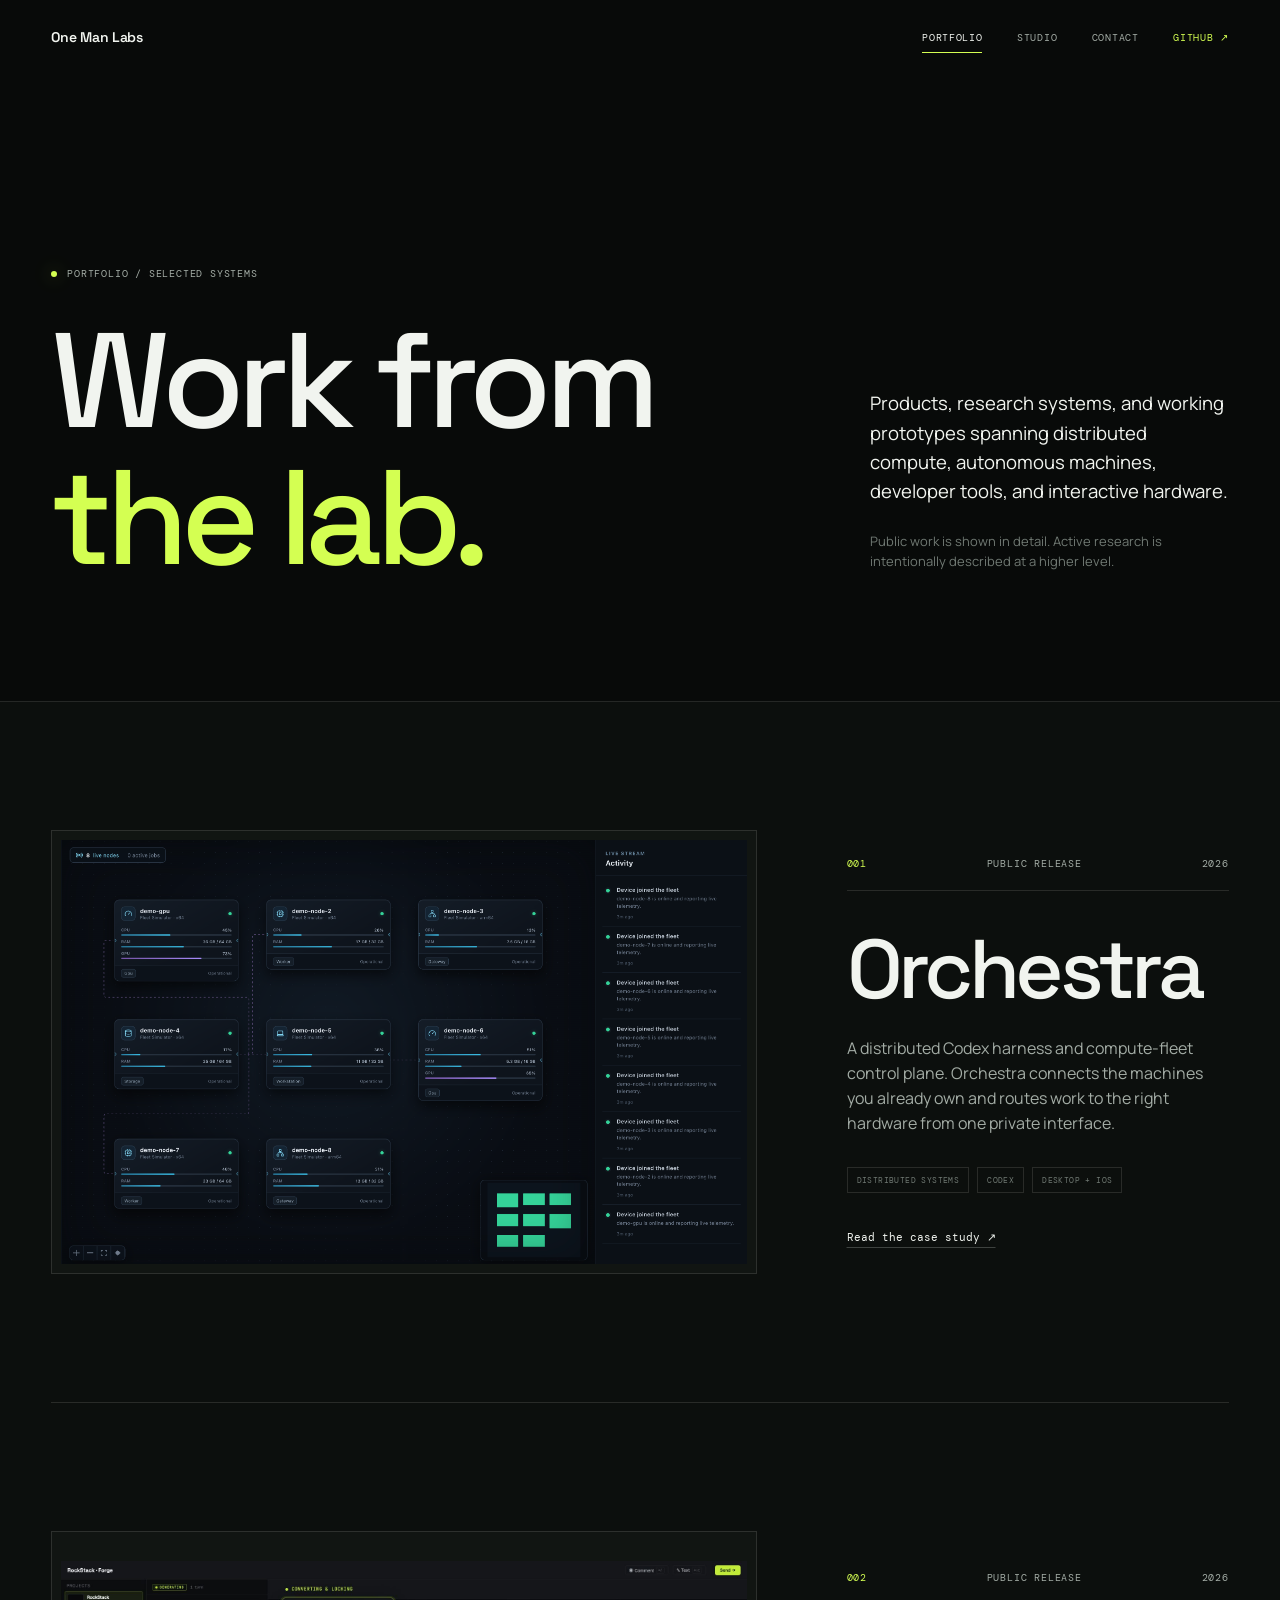
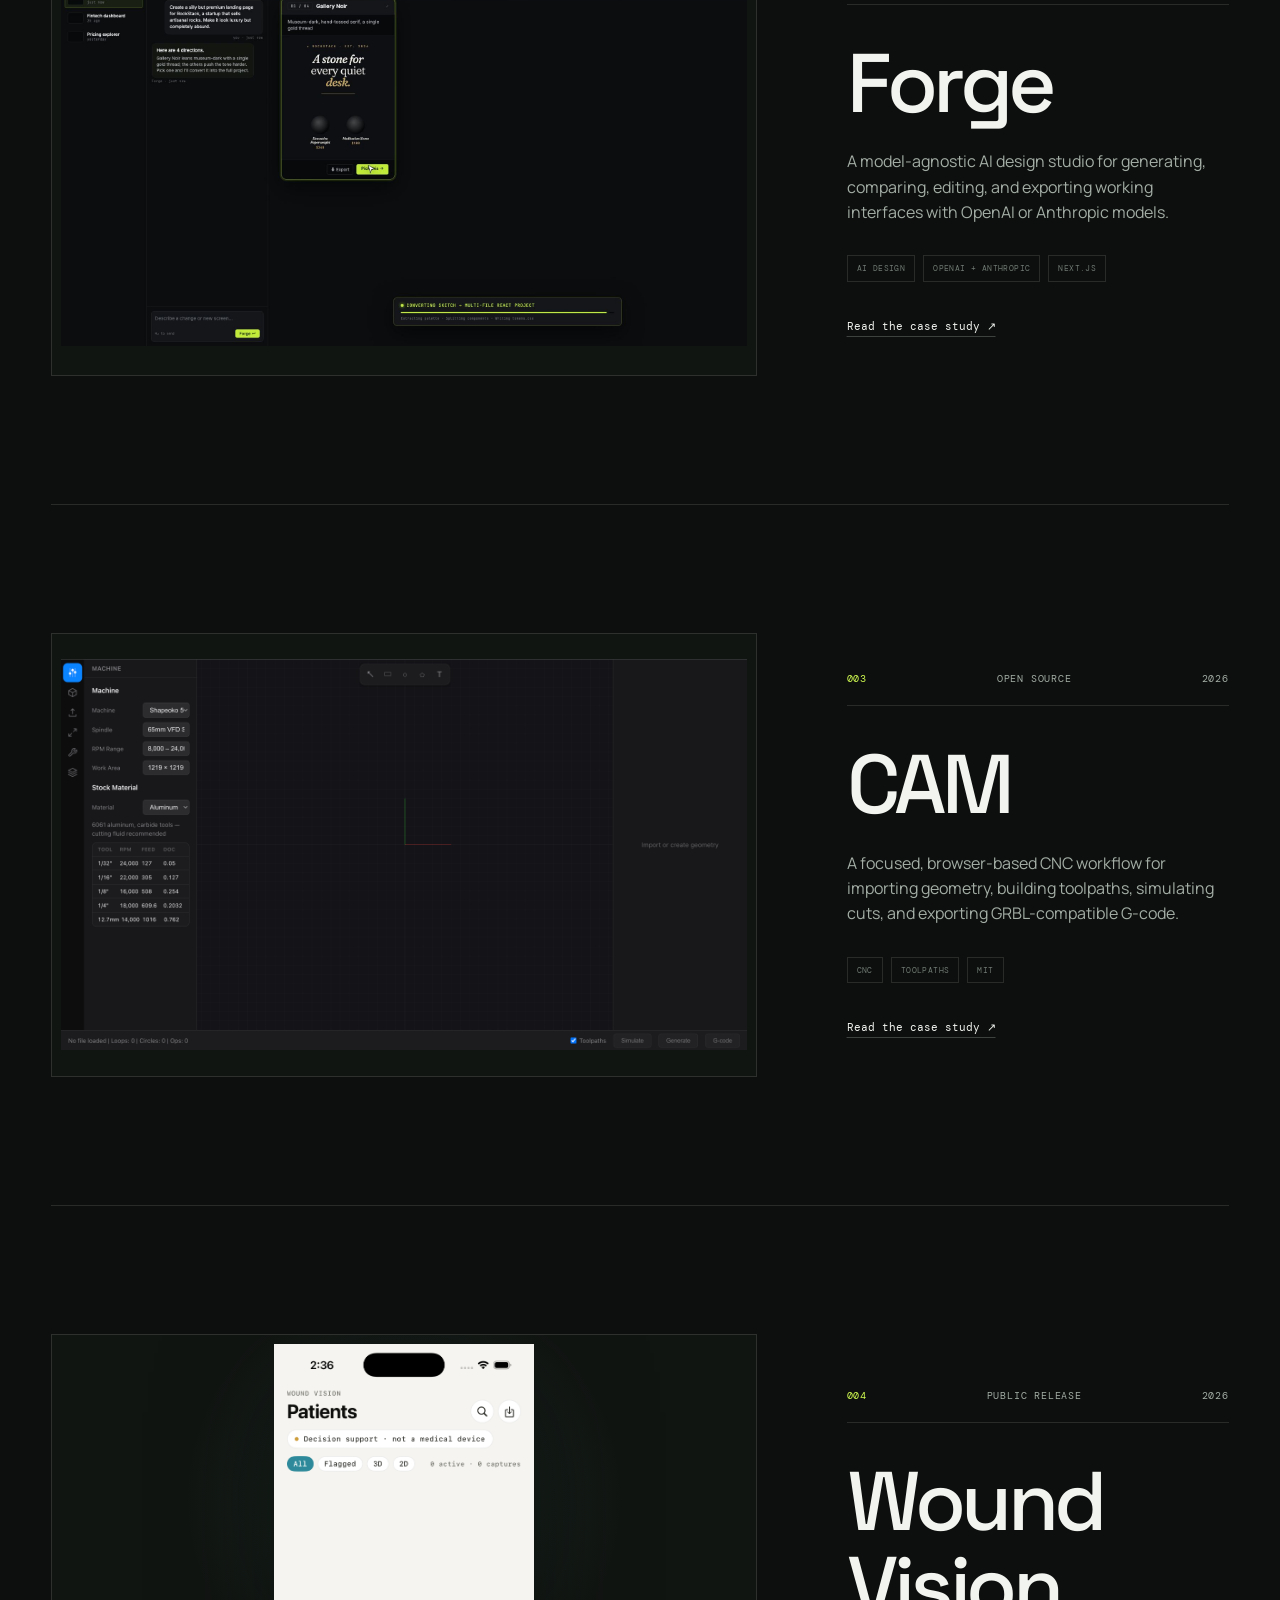
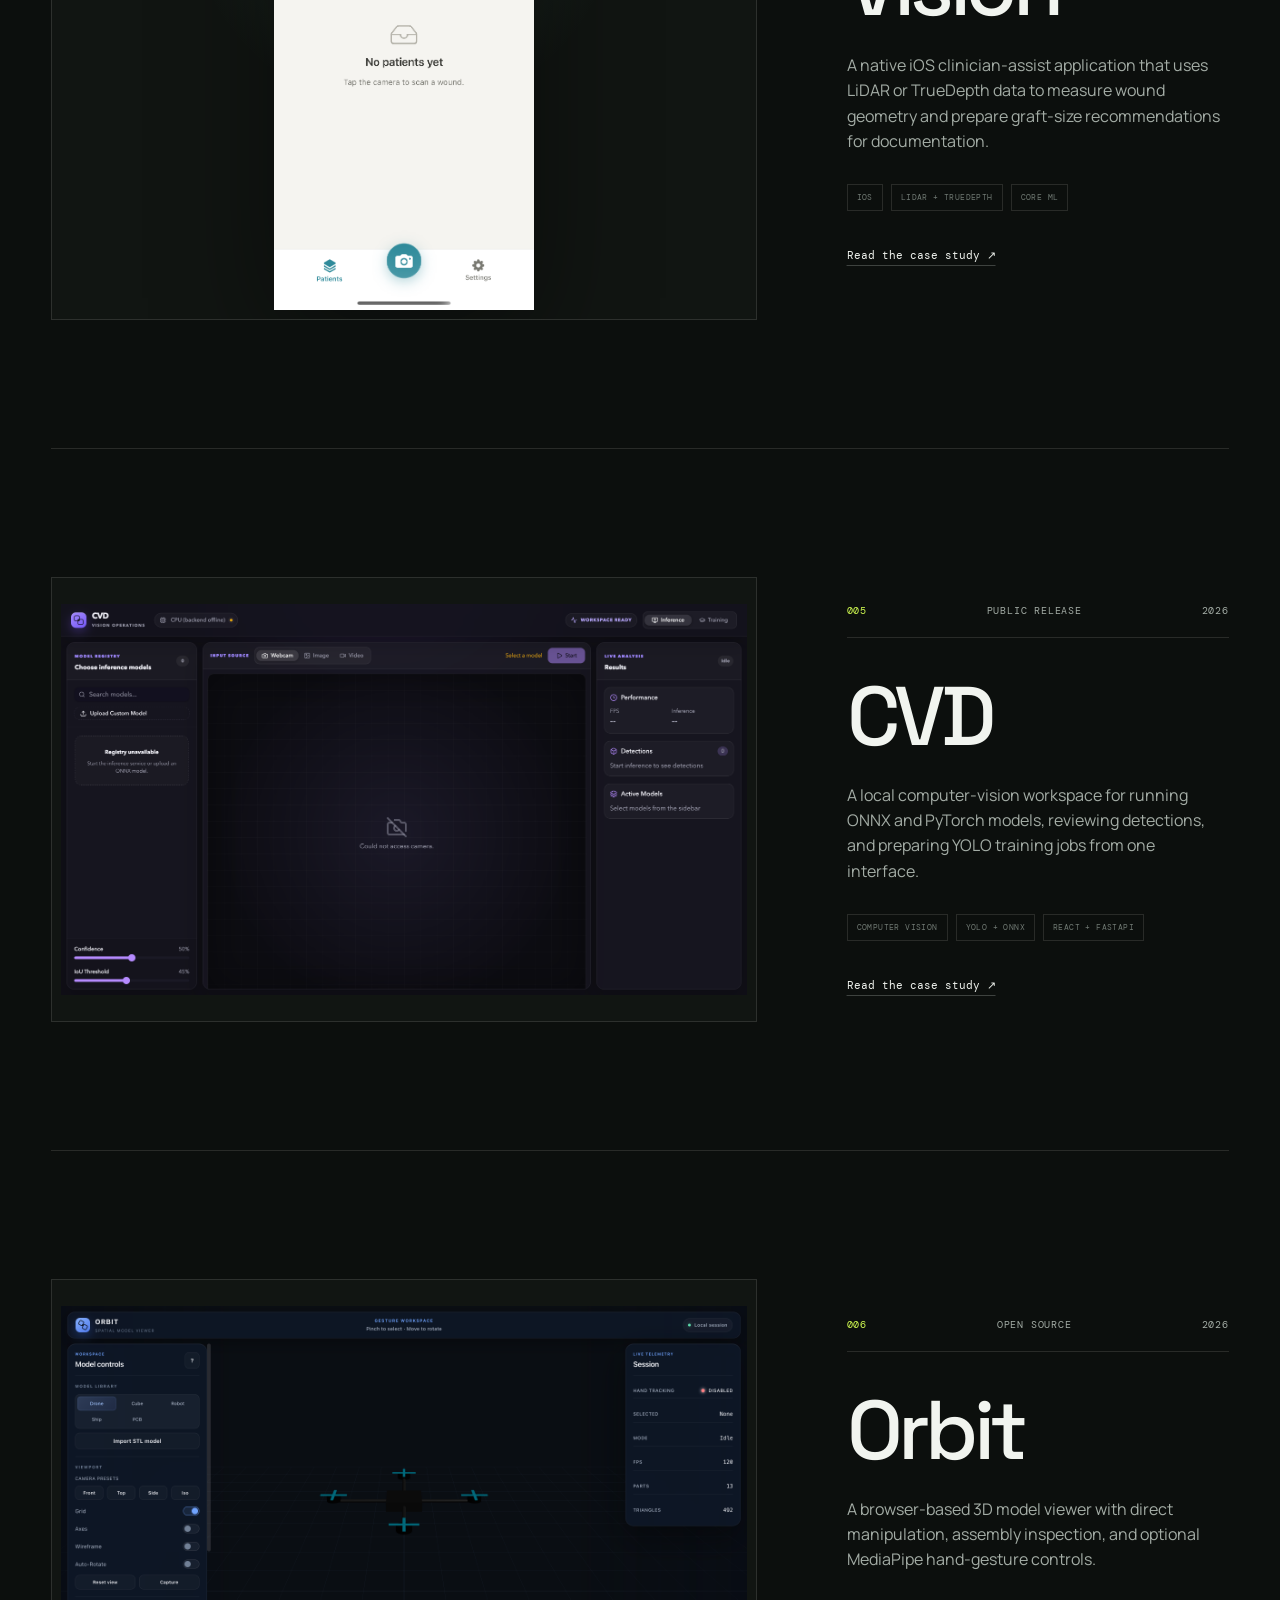
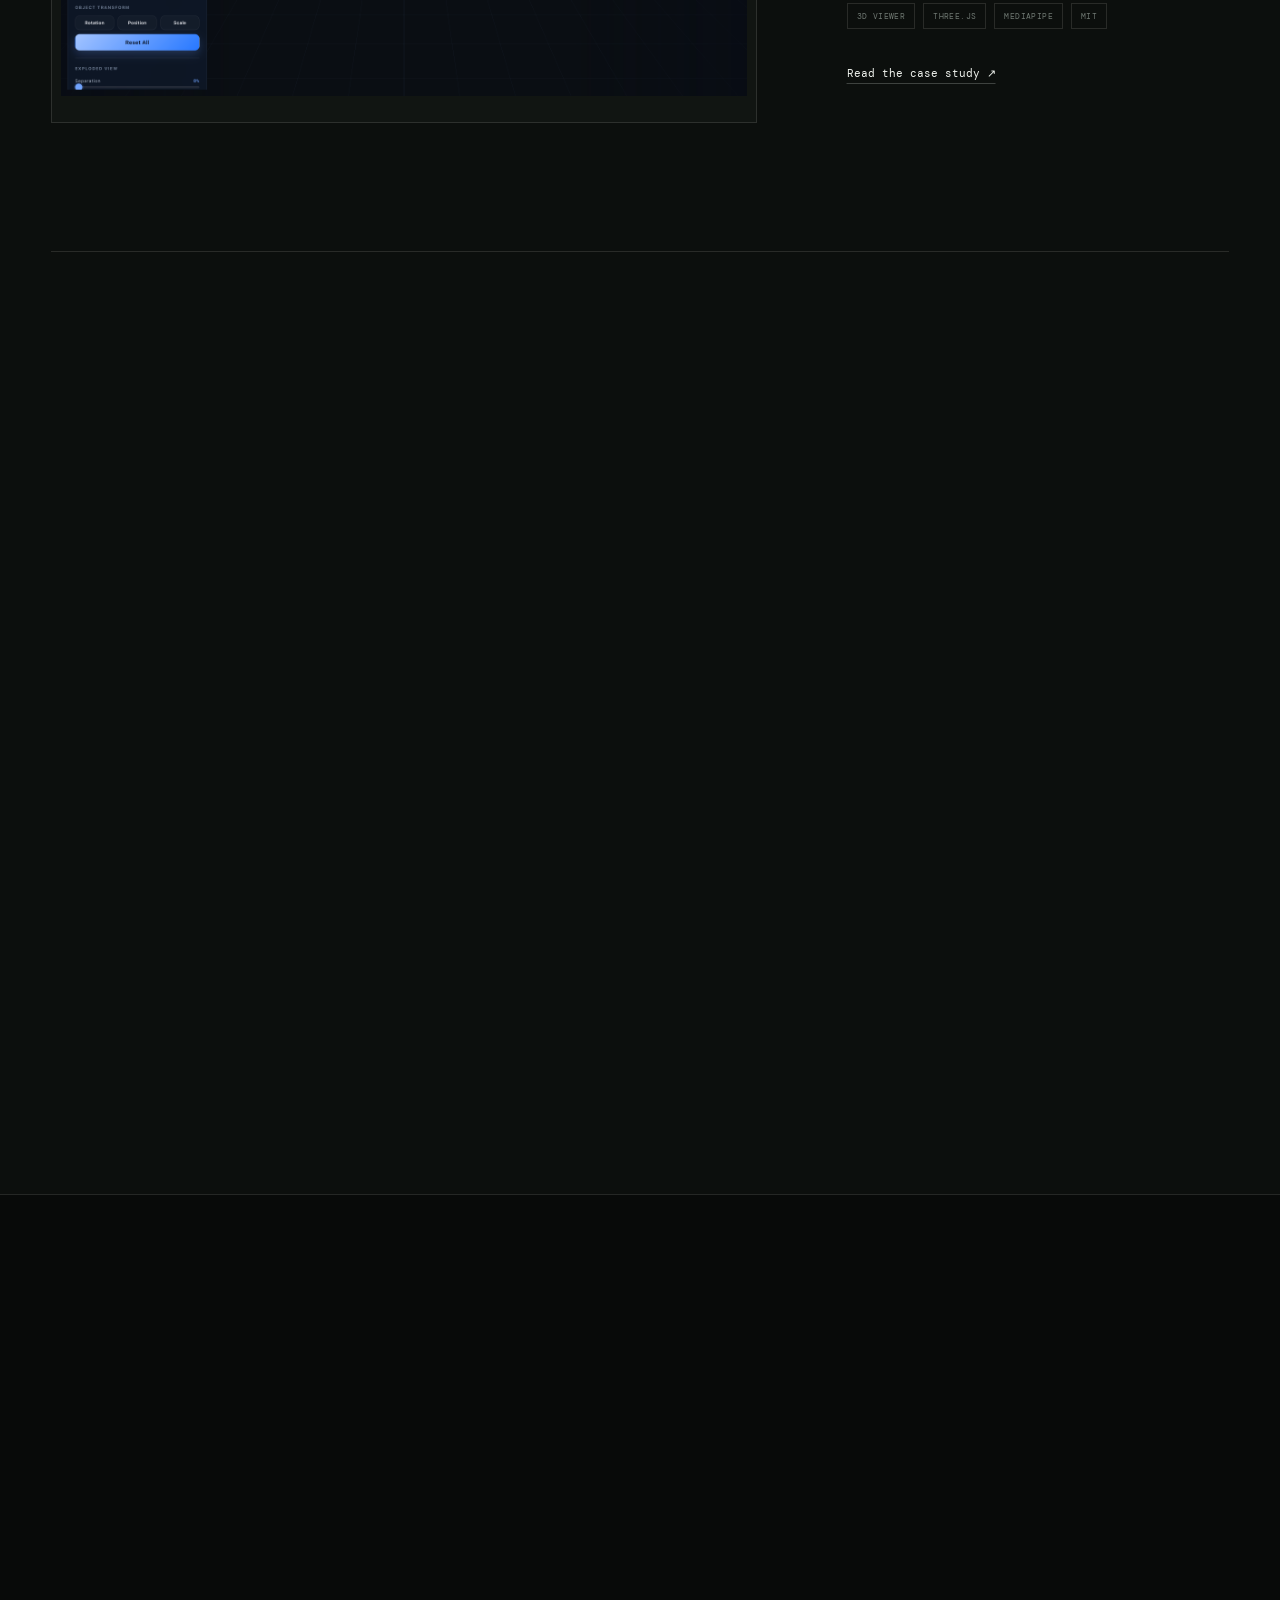
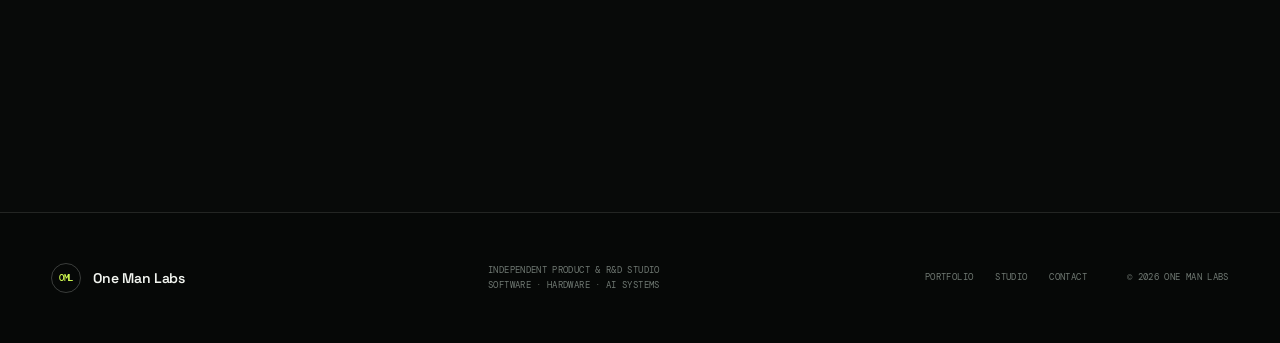
<file: work.html>
<!DOCTYPE html>
<html lang="en">
<head>
  <meta charset="utf-8">
  <meta name="viewport" content="width=device-width, initial-scale=1">
  <meta name="description" content="Selected software, hardware, and AI systems from One Man Labs.">
  <meta name="theme-color" content="#090b0a">
  <meta property="og:title" content="Portfolio — One Man Labs">
  <meta property="og:description" content="Selected systems from One Man Labs.">
  <meta property="og:type" content="website">
  <meta property="og:url" content="https://www.onemanlabs.org/work">
  <meta property="og:image" content="https://www.onemanlabs.org/assets/og.png">
  <meta name="twitter:card" content="summary_large_image">
  <link rel="canonical" href="https://www.onemanlabs.org/work">
  <title>Portfolio — One Man Labs</title>
  <script>document.documentElement.classList.add("js");</script>
  <link rel="icon" type="image/svg+xml" href="assets/oml-favicon.svg">
  <link rel="preconnect" href="https://fonts.googleapis.com">
  <link rel="preconnect" href="https://fonts.gstatic.com" crossorigin>
  <link href="https://fonts.googleapis.com/css2?family=DM+Mono:wght@400;500&amp;family=Manrope:wght@400;500;600&amp;family=Space+Grotesk:wght@400;500;600&amp;display=swap" rel="stylesheet">
  <link rel="stylesheet" href="style.css">
</head>
<body>
  <a class="skip-link" href="#main">Skip to content</a>
  <header class="site-header">
    <a class="site-brand" href="/" aria-label="One Man Labs home"><span class="brand-name">One Man Labs</span></a>
    <button class="menu-toggle" type="button" aria-expanded="false" aria-controls="site-menu" aria-label="Open navigation"><span></span><span></span></button>
    <nav class="site-menu" id="site-menu" aria-label="Primary navigation">
      <a class="active" href="/work" aria-current="page">Portfolio</a>
      <a href="/studio">Studio</a>
      <a href="/contact">Contact</a>
      <a class="external-link" href="https://github.com/OneManLabs" target="_blank" rel="noopener noreferrer">GitHub ↗</a>
    </nav>
  </header>

  <main id="main">
    <header class="page-hero page-shell">
      <p class="eyebrow reveal"><span></span> Portfolio / selected systems</p>
      <h1 class="reveal">Work from<br><em>the lab.</em></h1>
      <div class="page-hero-copy reveal">
        <p>Products, research systems, and working prototypes spanning distributed compute, autonomous machines, developer tools, and interactive hardware.</p>
        <p class="muted">Public work is shown in detail. Active research is intentionally described at a higher level.</p>
      </div>
    </header>

    <section class="section portfolio-list">
      <div class="page-shell">
        <article class="portfolio-feature reveal">
          <a class="portfolio-image" href="/orchestra">
            <img src="assets/orchestra/fleet-canvas.png" alt="Orchestra compute fleet interface" width="2589" height="1602">
          </a>
          <div class="portfolio-copy">
            <div class="project-meta"><span>001</span><span>Public release</span><span>2026</span></div>
            <h2><a href="/orchestra">Orchestra</a></h2>
            <p>A distributed Codex harness and compute-fleet control plane. Orchestra connects the machines you already own and routes work to the right hardware from one private interface.</p>
            <div class="tag-row"><span>Distributed systems</span><span>Codex</span><span>Desktop + iOS</span></div>
            <a class="inline-link" href="/orchestra">Read the case study ↗</a>
          </div>
        </article>

        <article class="portfolio-feature reveal">
          <a class="portfolio-image" href="/forge">
            <img src="assets/forge/variation-board.jpg" alt="Forge converting a design direction into a React project" width="1920" height="1080">
          </a>
          <div class="portfolio-copy">
            <div class="project-meta"><span>002</span><span>Public release</span><span>2026</span></div>
            <h2><a href="/forge">Forge</a></h2>
            <p>A model-agnostic AI design studio for generating, comparing, editing, and exporting working interfaces with OpenAI or Anthropic models.</p>
            <div class="tag-row"><span>AI design</span><span>OpenAI + Anthropic</span><span>Next.js</span></div>
            <a class="inline-link" href="/forge">Read the case study ↗</a>
          </div>
        </article>

        <article class="portfolio-feature reveal">
          <a class="portfolio-image" href="/cam">
            <img src="assets/cam/cam-machine-setup.png" alt="CAM machine and stock settings" width="3024" height="1724">
          </a>
          <div class="portfolio-copy">
            <div class="project-meta"><span>003</span><span>Open source</span><span>2026</span></div>
            <h2><a href="/cam">CAM</a></h2>
            <p>A focused, browser-based CNC workflow for importing geometry, building toolpaths, simulating cuts, and exporting GRBL-compatible G-code.</p>
            <div class="tag-row"><span>CNC</span><span>Toolpaths</span><span>MIT</span></div>
            <a class="inline-link" href="/cam">Read the case study ↗</a>
          </div>
        </article>

        <article class="portfolio-feature reveal">
          <a class="portfolio-image portfolio-image-phone" href="/wound-vision">
            <img src="assets/wound-vision/home.png" alt="Wound Vision patient workspace on iPhone" width="1206" height="2622">
          </a>
          <div class="portfolio-copy">
            <div class="project-meta"><span>004</span><span>Public release</span><span>2026</span></div>
            <h2><a href="/wound-vision">Wound Vision</a></h2>
            <p>A native iOS clinician-assist application that uses LiDAR or TrueDepth data to measure wound geometry and prepare graft-size recommendations for documentation.</p>
            <div class="tag-row"><span>iOS</span><span>LiDAR + TrueDepth</span><span>Core ML</span></div>
            <a class="inline-link" href="/wound-vision">Read the case study ↗</a>
          </div>
        </article>

        <article class="portfolio-feature reveal">
          <a class="portfolio-image" href="/cvd">
            <img src="assets/cvd/inference.png" alt="CVD computer-vision inference workspace" width="3024" height="1722">
          </a>
          <div class="portfolio-copy">
            <div class="project-meta"><span>005</span><span>Public release</span><span>2026</span></div>
            <h2><a href="/cvd">CVD</a></h2>
            <p>A local computer-vision workspace for running ONNX and PyTorch models, reviewing detections, and preparing YOLO training jobs from one interface.</p>
            <div class="tag-row"><span>Computer vision</span><span>YOLO + ONNX</span><span>React + FastAPI</span></div>
            <a class="inline-link" href="/cvd">Read the case study ↗</a>
          </div>
        </article>

        <article class="portfolio-feature reveal">
          <a class="portfolio-image" href="/orbit">
            <img src="assets/orbit/workspace.png" alt="Orbit browser-based 3D model workspace" width="3024" height="1720">
          </a>
          <div class="portfolio-copy">
            <div class="project-meta"><span>006</span><span>Open source</span><span>2026</span></div>
            <h2><a href="/orbit">Orbit</a></h2>
            <p>A browser-based 3D model viewer with direct manipulation, assembly inspection, and optional MediaPipe hand-gesture controls.</p>
            <div class="tag-row"><span>3D viewer</span><span>Three.js</span><span>MediaPipe</span><span>MIT</span></div>
            <a class="inline-link" href="/orbit">Read the case study ↗</a>
          </div>
        </article>

        <article class="portfolio-feature reveal">
          <a class="portfolio-image portfolio-image-phone" href="/stl-viewer">
            <img src="assets/stl-viewer/home.png" alt="STL Viewer home screen on iPhone" width="682" height="1404">
          </a>
          <div class="portfolio-copy">
            <div class="project-meta"><span>007</span><span>Open source</span><span>2026</span></div>
            <h2><a href="/stl-viewer">STL Viewer</a></h2>
            <p>A native iOS viewer for STL and STEP files with local rendering, assembly-part controls, model statistics, display modes, and point-to-point measurement.</p>
            <div class="tag-row"><span>iOS</span><span>STL + STEP</span><span>SceneKit</span><span>MIT</span></div>
            <a class="inline-link" href="/stl-viewer">Read the case study ↗</a>
          </div>
        </article>
      </div>
    </section>

    <section class="section portfolio-note">
      <div class="page-shell narrow-callout reveal">
        <p class="eyebrow">The archive is growing</p>
        <h2>Not everything belongs on a public page.</h2>
        <p>Some systems are still being tested, contain private infrastructure, or were built under another brand. They will appear here when the work can be shown honestly and safely.</p>
        <a class="button button-primary" href="/contact">Discuss a project <span>↗</span></a>
      </div>
    </section>
  </main>

  <footer class="site-footer">
    <div class="page-shell footer-layout">
      <a class="site-brand footer-brand" href="/"><span class="brand-mark">OML</span><span class="brand-name">One Man Labs</span></a>
      <p>Independent product &amp; R&amp;D studio<br>Software · Hardware · AI systems</p>
      <nav aria-label="Footer navigation"><a href="/work">Portfolio</a><a href="/studio">Studio</a><a href="/contact">Contact</a></nav>
      <p>© <span id="year">2026</span> One Man Labs</p>
    </div>
  </footer>
  <script src="script.js" defer></script>
</body>
</html>
</file>
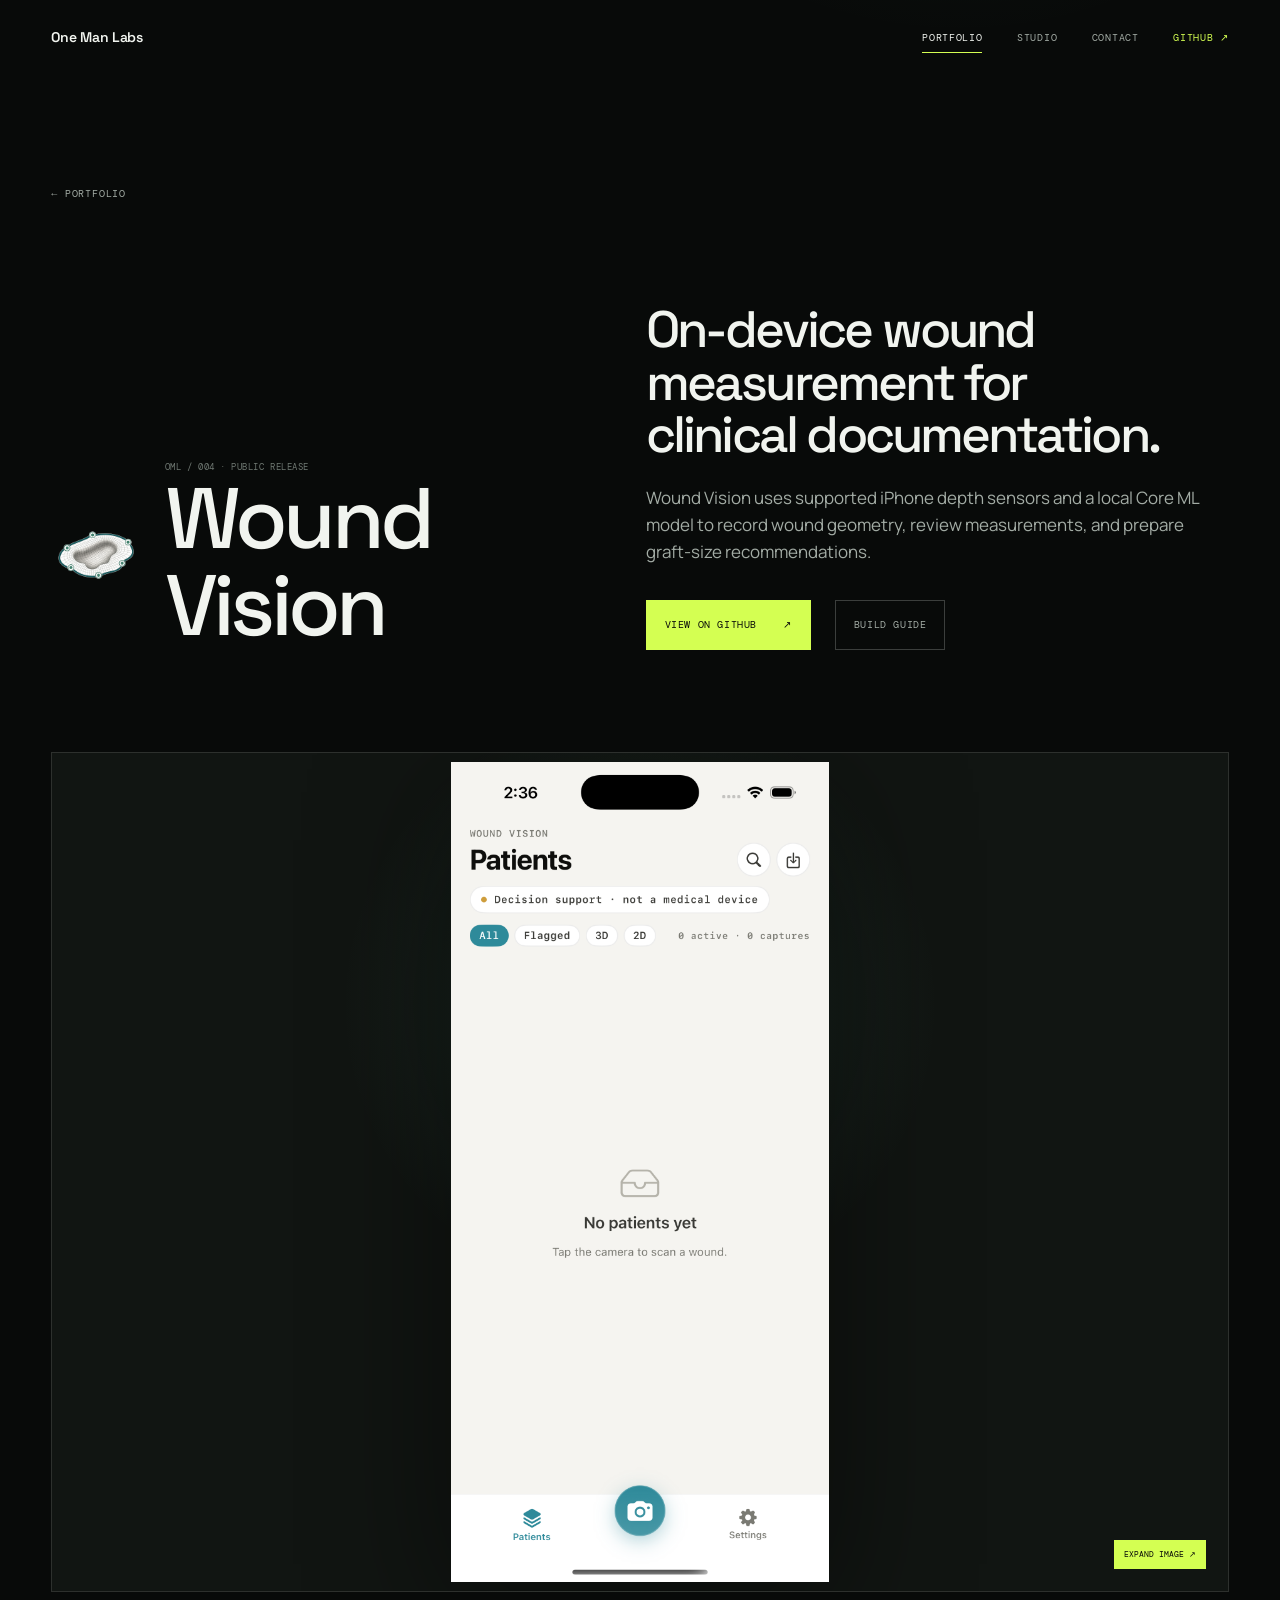
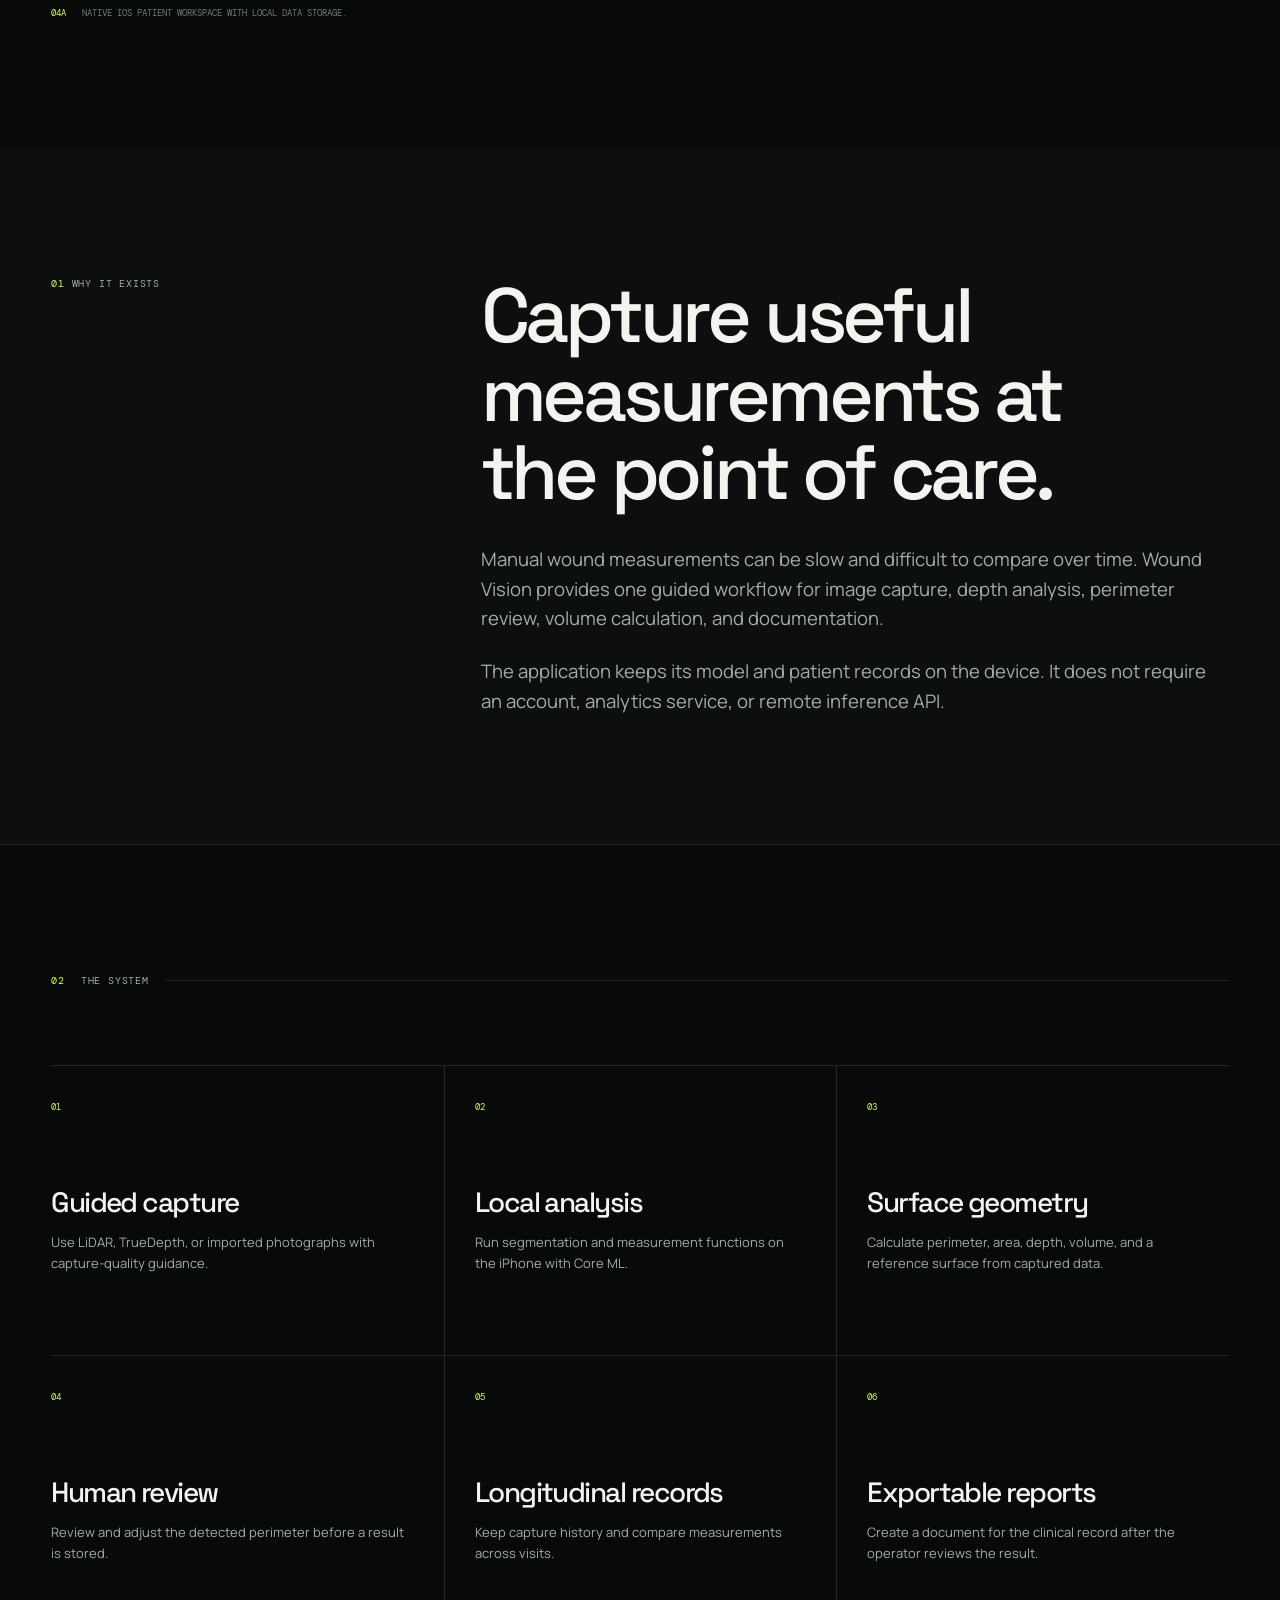
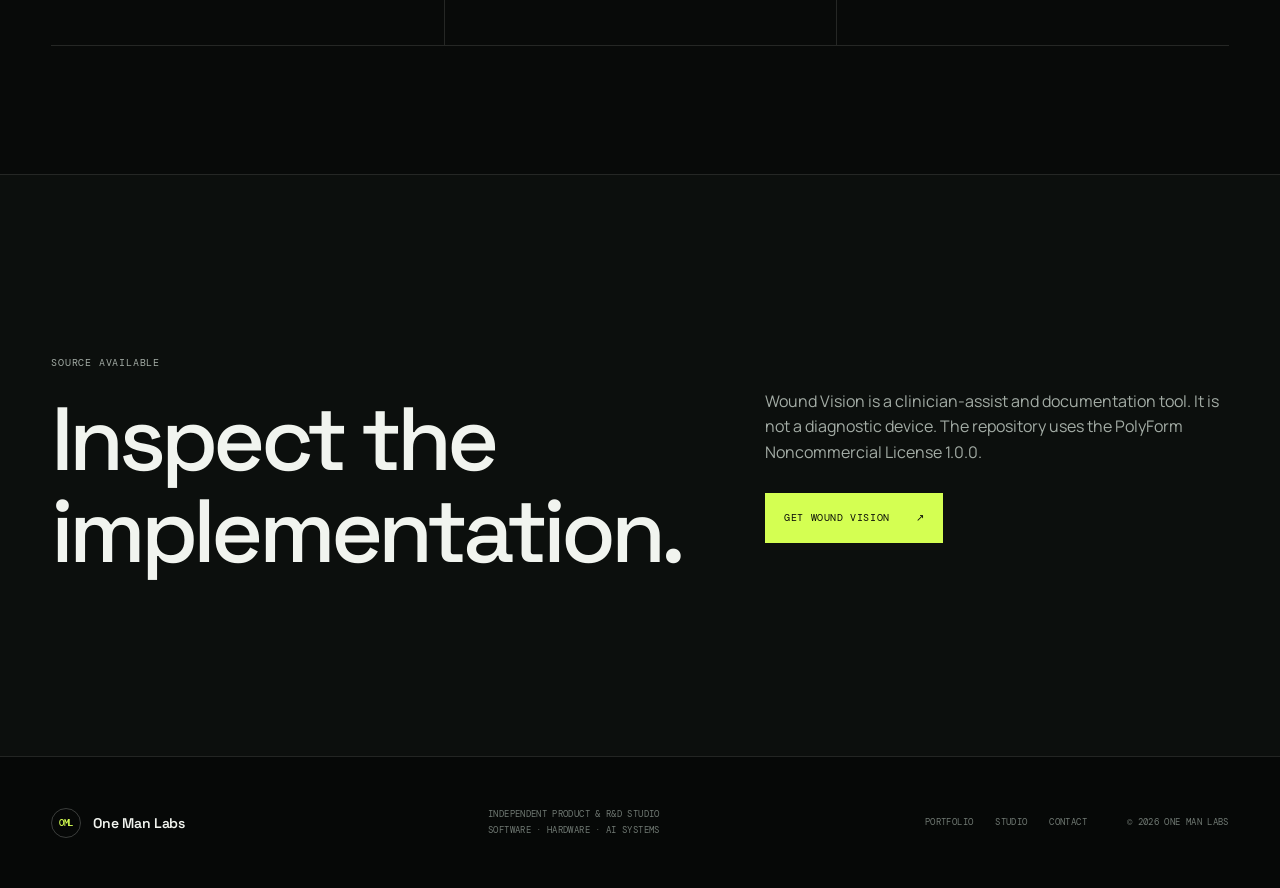
<file: wound-vision.html>
<!DOCTYPE html>
<html lang="en">
<head>
  <meta charset="utf-8">
  <meta name="viewport" content="width=device-width, initial-scale=1">
  <meta name="description" content="Wound Vision is a native iOS clinician-assist application for wound measurement and graft-size documentation.">
  <meta name="theme-color" content="#090b0a">
  <meta property="og:title" content="Wound Vision — One Man Labs">
  <meta property="og:description" content="On-device wound measurement with LiDAR, TrueDepth, and Core ML.">
  <meta property="og:type" content="website">
  <meta property="og:url" content="https://www.onemanlabs.org/wound-vision">
  <meta property="og:image" content="https://www.onemanlabs.org/assets/wound-vision/home.png">
  <meta name="twitter:card" content="summary_large_image">
  <link rel="canonical" href="https://www.onemanlabs.org/wound-vision">
  <title>Wound Vision — One Man Labs</title>
  <script>document.documentElement.classList.add("js");</script>
  <link rel="icon" type="image/svg+xml" href="assets/oml-favicon.svg">
  <link rel="preconnect" href="https://fonts.googleapis.com">
  <link rel="preconnect" href="https://fonts.gstatic.com" crossorigin>
  <link href="https://fonts.googleapis.com/css2?family=DM+Mono:wght@400;500&amp;family=Manrope:wght@400;500;600&amp;family=Space+Grotesk:wght@400;500;600&amp;display=swap" rel="stylesheet">
  <link rel="stylesheet" href="style.css">
</head>
<body>
  <a class="skip-link" href="#main">Skip to content</a>
  <header class="site-header">
    <a class="site-brand" href="/" aria-label="One Man Labs home"><span class="brand-name">One Man Labs</span></a>
    <button class="menu-toggle" type="button" aria-expanded="false" aria-controls="site-menu" aria-label="Open navigation"><span></span><span></span></button>
    <nav class="site-menu" id="site-menu" aria-label="Primary navigation">
      <a class="active" href="/work" aria-current="page">Portfolio</a>
      <a href="/studio">Studio</a>
      <a href="/contact">Contact</a>
      <a class="external-link" href="https://github.com/OneManLabs" target="_blank" rel="noopener noreferrer">GitHub ↗</a>
    </nav>
  </header>

  <main id="main">
    <header class="project-hero page-shell">
      <a class="back-link reveal" href="/work">← Portfolio</a>
      <div class="project-hero-grid">
        <div class="project-identity text-identity reveal">
          <img src="assets/wound-vision/icon.png" width="1024" height="1024" alt="Wound Vision icon">
          <div><p>OML / 004 · Public release</p><h1>Wound Vision</h1></div>
        </div>
        <div class="project-position reveal">
          <h2>On-device wound measurement for clinical documentation.</h2>
          <p>Wound Vision uses supported iPhone depth sensors and a local Core ML model to record wound geometry, review measurements, and prepare graft-size recommendations.</p>
          <div class="button-row">
            <a class="button button-primary" href="https://github.com/OneManLabs/wound-vision" target="_blank" rel="noopener noreferrer">View on GitHub <span>↗</span></a>
            <a class="button button-quiet" href="https://github.com/OneManLabs/wound-vision#build-the-application" target="_blank" rel="noopener noreferrer">Build guide</a>
          </div>
        </div>
      </div>
    </header>

    <section class="project-screen project-screen-phone page-shell reveal">
      <button class="image-button" type="button" data-lightbox="assets/wound-vision/home.png" aria-label="Open the Wound Vision screenshot">
        <img src="assets/wound-vision/home.png" alt="Wound Vision empty patient workspace on iPhone" width="1206" height="2622">
        <span>Expand image ↗</span>
      </button>
      <p><span>04A</span> Native iOS patient workspace with local data storage.</p>
    </section>

    <section class="section project-overview">
      <div class="page-shell overview-grid">
        <div class="section-label reveal"><span>01</span> Why it exists</div>
        <div class="overview-copy reveal">
          <h2>Capture useful measurements at the point of care.</h2>
          <p>Manual wound measurements can be slow and difficult to compare over time. Wound Vision provides one guided workflow for image capture, depth analysis, perimeter review, volume calculation, and documentation.</p>
          <p>The application keeps its model and patient records on the device. It does not require an account, analytics service, or remote inference API.</p>
        </div>
      </div>
    </section>

    <section class="section project-system">
      <div class="page-shell">
        <div class="section-label reveal"><span>02</span> The system</div>
        <div class="system-features">
          <article class="reveal"><span>01</span><h3>Guided capture</h3><p>Use LiDAR, TrueDepth, or imported photographs with capture-quality guidance.</p></article>
          <article class="reveal"><span>02</span><h3>Local analysis</h3><p>Run segmentation and measurement functions on the iPhone with Core ML.</p></article>
          <article class="reveal"><span>03</span><h3>Surface geometry</h3><p>Calculate perimeter, area, depth, volume, and a reference surface from captured data.</p></article>
          <article class="reveal"><span>04</span><h3>Human review</h3><p>Review and adjust the detected perimeter before a result is stored.</p></article>
          <article class="reveal"><span>05</span><h3>Longitudinal records</h3><p>Keep capture history and compare measurements across visits.</p></article>
          <article class="reveal"><span>06</span><h3>Exportable reports</h3><p>Create a document for the clinical record after the operator reviews the result.</p></article>
        </div>
      </div>
    </section>

    <section class="section project-release">
      <div class="page-shell release-grid reveal">
        <div><p class="eyebrow">Source available</p><h2>Inspect the implementation.</h2></div>
        <div><p>Wound Vision is a clinician-assist and documentation tool. It is not a diagnostic device. The repository uses the PolyForm Noncommercial License 1.0.0.</p><a class="button button-primary" href="https://github.com/OneManLabs/wound-vision" target="_blank" rel="noopener noreferrer">Get Wound Vision <span>↗</span></a></div>
      </div>
    </section>
  </main>

  <footer class="site-footer">
    <div class="page-shell footer-layout">
      <a class="site-brand footer-brand" href="/"><span class="brand-mark">OML</span><span class="brand-name">One Man Labs</span></a>
      <p>Independent product &amp; R&amp;D studio<br>Software · Hardware · AI systems</p>
      <nav aria-label="Footer navigation"><a href="/work">Portfolio</a><a href="/studio">Studio</a><a href="/contact">Contact</a></nav>
      <p>© <span id="year">2026</span> One Man Labs</p>
    </div>
  </footer>
  <dialog class="lightbox" aria-label="Screenshot viewer"><button class="lightbox-close" type="button" aria-label="Close screenshot">Close ×</button><img src="assets/wound-vision/home.png" alt="Expanded Wound Vision screenshot"></dialog>
  <script src="script.js" defer></script>
</body>
</html>
</file>
<file: style.css>
:root {
  --bg: #080a09;
  --bg-soft: #0c0f0d;
  --surface: #111512;
  --surface-raised: #151a17;
  --surface-bright: #1b211d;
  --text: #f1f4ef;
  --text-soft: #a3aca5;
  --text-dim: #707973;
  --acid: #d4ff52;
  --acid-soft: #b8df3b;
  --mint: #72d9b1;
  --line: rgba(241, 244, 239, 0.12);
  --line-strong: rgba(241, 244, 239, 0.22);
  --display: "Space Grotesk", system-ui, sans-serif;
  --body: "Manrope", system-ui, sans-serif;
  --mono: "DM Mono", "SFMono-Regular", Consolas, monospace;
  --max: 1420px;
  --gutter: clamp(22px, 4vw, 64px);
  --header: 76px;
}

* {
  box-sizing: border-box;
  margin: 0;
  padding: 0;
}

html {
  color-scheme: dark;
  scroll-behavior: smooth;
  background: var(--bg);
}

body {
  min-width: 320px;
  color: var(--text);
  background:
    radial-gradient(circle at 75% -10%, rgba(114, 217, 177, 0.08), transparent 28rem),
    var(--bg);
  font-family: var(--body);
  line-height: 1.58;
  -webkit-font-smoothing: antialiased;
  overflow-x: hidden;
}

body.nav-open {
  overflow: hidden;
}

img {
  display: block;
  max-width: 100%;
  height: auto;
}

button,
input,
textarea {
  color: inherit;
  font: inherit;
}

button,
a {
  -webkit-tap-highlight-color: transparent;
}

a {
  color: inherit;
}

::selection {
  color: #10130e;
  background: var(--acid);
}

.page-shell {
  width: min(100%, var(--max));
  margin-inline: auto;
  padding-inline: var(--gutter);
}

.section {
  padding-block: clamp(90px, 10vw, 160px);
}

.skip-link {
  position: fixed;
  top: -80px;
  left: 16px;
  z-index: 1000;
  padding: 10px 15px;
  color: #0b0e0a;
  background: var(--acid);
  font-family: var(--mono);
  font-size: 12px;
  text-decoration: none;
  transition: top 0.2s ease;
}

.skip-link:focus {
  top: 12px;
}

:focus-visible {
  outline: 2px solid var(--acid);
  outline-offset: 4px;
}

.site-header {
  position: fixed;
  inset: 0 0 auto;
  z-index: 100;
  min-height: var(--header);
  padding-inline: var(--gutter);
  display: flex;
  align-items: center;
  justify-content: space-between;
  gap: 28px;
  border-bottom: 1px solid transparent;
  transition: background 0.25s ease, border-color 0.25s ease;
}

.site-header.scrolled,
.site-header.menu-open {
  background: rgba(8, 10, 9, 0.88);
  border-bottom-color: var(--line);
  backdrop-filter: blur(18px);
  -webkit-backdrop-filter: blur(18px);
}

.site-brand {
  display: inline-flex;
  align-items: center;
  gap: 12px;
  font-family: var(--display);
  font-size: 14px;
  font-weight: 600;
  letter-spacing: -0.02em;
  text-decoration: none;
}

.brand-mark {
  width: 34px;
  height: 34px;
  display: grid;
  place-items: center;
  border: 1px solid var(--line-strong);
  border-radius: 50%;
  color: var(--acid);
  font-family: var(--mono);
  font-size: 9px;
  font-weight: 500;
  letter-spacing: -0.04em;
}

.site-menu {
  display: flex;
  align-items: center;
  gap: clamp(22px, 2.7vw, 44px);
}

.site-menu a {
  position: relative;
  color: var(--text-soft);
  font-family: var(--mono);
  font-size: 10px;
  letter-spacing: 0.07em;
  text-decoration: none;
  text-transform: uppercase;
  transition: color 0.2s ease;
}

.site-menu a::after {
  content: "";
  position: absolute;
  left: 0;
  right: 100%;
  bottom: -8px;
  height: 1px;
  background: var(--acid);
  transition: right 0.25s ease;
}

.site-menu a:hover,
.site-menu a.active {
  color: var(--text);
}

.site-menu a:hover::after,
.site-menu a.active::after {
  right: 0;
}

.site-menu .external-link {
  color: var(--acid);
}

.menu-toggle {
  display: none;
  width: 44px;
  height: 44px;
  border: 0;
  background: transparent;
  cursor: pointer;
}

.menu-toggle span {
  display: block;
  width: 22px;
  height: 1px;
  margin: 6px auto;
  background: var(--text);
  transition: transform 0.25s ease;
}

.menu-toggle[aria-expanded="true"] span:first-child {
  transform: translateY(3.5px) rotate(45deg);
}

.menu-toggle[aria-expanded="true"] span:last-child {
  transform: translateY(-3.5px) rotate(-45deg);
}

.eyebrow,
.section-label,
.project-code,
.project-meta,
.back-link {
  color: var(--text-soft);
  font-family: var(--mono);
  font-size: 10px;
  letter-spacing: 0.08em;
  text-transform: uppercase;
}

.eyebrow {
  display: flex;
  align-items: center;
  gap: 10px;
}

.eyebrow > span {
  width: 6px;
  height: 6px;
  border-radius: 50%;
  background: var(--acid);
  box-shadow: 0 0 18px rgba(212, 255, 82, 0.45);
}

.section-label {
  margin-bottom: clamp(44px, 6vw, 84px);
  display: flex;
  align-items: center;
  gap: 16px;
}

.section-label::after {
  content: "";
  flex: 1;
  height: 1px;
  background: var(--line);
}

.section-label span {
  color: var(--acid);
}

h1,
h2,
h3 {
  font-family: var(--display);
  font-weight: 500;
  line-height: 1.02;
  letter-spacing: -0.055em;
  text-wrap: balance;
}

em {
  color: var(--acid);
  font-style: normal;
}

.button-row {
  display: flex;
  align-items: center;
  flex-wrap: wrap;
  gap: 16px 24px;
}

.button {
  min-height: 50px;
  padding: 14px 18px;
  display: inline-flex;
  align-items: center;
  justify-content: center;
  gap: 26px;
  border: 1px solid var(--line-strong);
  color: var(--text);
  background: transparent;
  font-family: var(--mono);
  font-size: 10px;
  letter-spacing: 0.06em;
  text-decoration: none;
  text-transform: uppercase;
  cursor: pointer;
  transition: color 0.2s ease, background 0.2s ease, border-color 0.2s ease, transform 0.2s ease;
}

.button:hover {
  transform: translateY(-2px);
  border-color: var(--text-soft);
}

.button-primary {
  color: #0a0d08;
  background: var(--acid);
  border-color: var(--acid);
}

.button-primary:hover {
  background: #e1ff78;
  border-color: #e1ff78;
}

.button-primary:disabled {
  opacity: 0.55;
  cursor: wait;
}

.button-quiet {
  color: var(--text-soft);
}

.inline-link,
.section-link {
  color: var(--text);
  font-family: var(--mono);
  font-size: 11px;
  text-underline-offset: 6px;
  text-decoration-color: var(--line-strong);
  transition: color 0.2s ease, text-decoration-color 0.2s ease;
}

.inline-link:hover,
.section-link:hover {
  color: var(--acid);
  text-decoration-color: var(--acid);
}

.muted {
  color: var(--text-dim);
}

/* Home */

.home-hero {
  position: relative;
  min-height: 100svh;
  padding-top: var(--header);
  display: flex;
  align-items: stretch;
  overflow: hidden;
  border-bottom: 1px solid var(--line);
}

.ambient-grid {
  position: absolute;
  inset: 0;
  pointer-events: none;
  background-image:
    linear-gradient(rgba(241, 244, 239, 0.045) 1px, transparent 1px),
    linear-gradient(90deg, rgba(241, 244, 239, 0.045) 1px, transparent 1px);
  background-size: 74px 74px;
  mask-image: linear-gradient(to bottom, rgba(0, 0, 0, 0.9), transparent 92%);
}

.ambient-grid::after {
  content: "";
  position: absolute;
  width: min(52vw, 760px);
  aspect-ratio: 1;
  right: -14vw;
  top: -20%;
  border: 1px solid rgba(212, 255, 82, 0.15);
  border-radius: 50%;
  box-shadow:
    0 0 0 9vw rgba(212, 255, 82, 0.018),
    0 0 0 18vw rgba(212, 255, 82, 0.01);
}

.hero-layout {
  position: relative;
  z-index: 2;
  flex: 1;
  padding-block: clamp(94px, 10vw, 150px) clamp(100px, 10vw, 150px);
  display: grid;
  grid-template-columns: minmax(0, 1.12fr) minmax(340px, 0.62fr);
  align-items: center;
  gap: clamp(70px, 9vw, 150px);
}

.hero-copy h1 {
  max-width: 980px;
  margin-block: 28px 30px;
  font-size: clamp(62px, 7.5vw, 124px);
}

.hero-lede {
  max-width: 690px;
  margin-bottom: 40px;
  color: var(--text-soft);
  font-size: clamp(17px, 1.5vw, 22px);
  line-height: 1.55;
}

.build-status {
  align-self: end;
  padding: 24px;
  border: 1px solid var(--line);
  background: rgba(17, 21, 18, 0.82);
  box-shadow: 0 30px 80px rgba(0, 0, 0, 0.28);
  backdrop-filter: blur(12px);
  -webkit-backdrop-filter: blur(12px);
}

.status-topline {
  padding-bottom: 18px;
  display: flex;
  justify-content: space-between;
  border-bottom: 1px solid var(--line);
  color: var(--text-dim);
  font-family: var(--mono);
  font-size: 9px;
  letter-spacing: 0.06em;
  text-transform: uppercase;
}

.status-topline i {
  display: flex;
  align-items: center;
  gap: 7px;
  color: var(--acid);
  font-style: normal;
}

.status-topline i::before {
  content: "";
  width: 5px;
  height: 5px;
  border-radius: 50%;
  background: var(--acid);
  box-shadow: 0 0 12px rgba(212, 255, 82, 0.65);
}

.status-project {
  padding-block: 24px 18px;
  display: grid;
  grid-template-columns: auto 1fr auto;
  align-items: center;
  gap: 16px;
  text-decoration: none;
}

.status-project img {
  width: 62px;
  height: 62px;
  border-radius: 14px;
}

.status-project small {
  display: block;
  margin-bottom: 4px;
  color: var(--text-dim);
  font-family: var(--mono);
  font-size: 9px;
}

.status-project strong {
  font-family: var(--display);
  font-size: 22px;
  font-weight: 500;
  letter-spacing: -0.035em;
}

.status-project > span {
  color: var(--acid);
}

.build-status > p {
  color: var(--text-soft);
  font-size: 14px;
}

.status-facts {
  margin-top: 24px;
  display: grid;
  grid-template-columns: repeat(3, 1fr);
  border-top: 1px solid var(--line);
}

.status-facts div {
  padding-top: 16px;
}

.status-facts div + div {
  padding-left: 14px;
  border-left: 1px solid var(--line);
}

.status-facts dt,
.status-facts dd {
  font-family: var(--mono);
  font-size: 8px;
  text-transform: uppercase;
}

.status-facts dt {
  color: var(--text-dim);
}

.status-facts dd {
  margin-top: 4px;
  color: var(--text);
}

.section-featured {
  background: var(--bg-soft);
}

.feature-split {
  display: grid;
  grid-template-columns: minmax(320px, 0.68fr) minmax(0, 1.32fr);
  align-items: center;
  gap: clamp(50px, 8vw, 130px);
}

.project-code {
  margin-bottom: 24px;
  color: var(--acid);
}

.feature-copy h2 {
  margin-bottom: 28px;
  font-size: clamp(43px, 5vw, 78px);
}

.feature-copy > p:not(.project-code) {
  max-width: 540px;
  margin-bottom: 36px;
  color: var(--text-soft);
  font-size: 17px;
}

.feature-image {
  position: relative;
  padding: 10px;
  display: block;
  overflow: hidden;
  border: 1px solid var(--line);
  background: var(--surface);
  text-decoration: none;
}

.feature-image::before {
  content: "";
  position: absolute;
  inset: 0;
  z-index: 2;
  pointer-events: none;
  box-shadow: inset 0 0 80px rgba(0, 0, 0, 0.18);
}

.feature-image img {
  width: 100%;
  aspect-ratio: 2589 / 1602;
  object-fit: contain;
  transition: transform 0.55s cubic-bezier(.2,.7,.2,1), filter 0.4s ease;
}

.feature-image:hover img {
  transform: scale(1.018);
  filter: brightness(1.05);
}

.feature-image span {
  position: absolute;
  z-index: 3;
  right: 22px;
  bottom: 22px;
  padding: 9px 12px;
  color: #0a0c09;
  background: var(--acid);
  font-family: var(--mono);
  font-size: 9px;
  text-transform: uppercase;
}

.section-capabilities {
  border-block: 1px solid var(--line);
}

.section-intro {
  margin-bottom: clamp(58px, 7vw, 96px);
  display: grid;
  grid-template-columns: minmax(0, 1.1fr) minmax(280px, 0.55fr);
  gap: 60px;
}

.section-intro h2 {
  font-size: clamp(48px, 6vw, 92px);
}

.section-intro p {
  align-self: end;
  color: var(--text-soft);
  font-size: 17px;
}

.capability-preview {
  display: grid;
  grid-template-columns: repeat(3, 1fr);
  border-top: 1px solid var(--line);
}

.capability-preview article {
  min-height: 300px;
  padding: 28px 32px 30px 0;
  display: flex;
  flex-direction: column;
}

.capability-preview article + article {
  padding-left: 32px;
  border-left: 1px solid var(--line);
}

.capability-preview article > span {
  margin-bottom: auto;
  color: var(--acid);
  font-family: var(--mono);
  font-size: 10px;
}

.capability-preview h3 {
  margin-block: 50px 16px;
  font-size: 30px;
}

.capability-preview p {
  color: var(--text-soft);
  font-size: 14px;
}

.section-link {
  margin-top: 48px;
  display: inline-flex;
  gap: 18px;
}

.closing-statement {
  position: relative;
  overflow: hidden;
  text-align: center;
}

.closing-statement::before {
  content: "";
  position: absolute;
  width: 600px;
  height: 600px;
  left: calc(50% - 300px);
  top: calc(50% - 300px);
  border: 1px solid rgba(212, 255, 82, 0.11);
  border-radius: 50%;
  box-shadow: 0 0 130px rgba(212, 255, 82, 0.04);
}

.closing-statement .page-shell {
  position: relative;
  z-index: 2;
}

.closing-statement .eyebrow {
  justify-content: center;
}

.closing-statement h2 {
  margin-block: 28px;
  font-size: clamp(66px, 10vw, 150px);
}

.closing-statement .page-shell > p:not(.eyebrow) {
  max-width: 680px;
  margin: 0 auto 38px;
  color: var(--text-soft);
  font-size: 18px;
}

/* Shared page hero */

.page-hero {
  min-height: 78svh;
  padding-top: clamp(160px, 18vw, 255px);
  padding-bottom: clamp(80px, 9vw, 130px);
  display: grid;
  grid-template-columns: minmax(0, 1.18fr) minmax(330px, 0.58fr);
  align-content: end;
  gap: 30px 90px;
  border-bottom: 1px solid var(--line);
}

.page-hero > .eyebrow {
  grid-column: 1 / -1;
  align-self: start;
}

.page-hero h1 {
  font-size: clamp(78px, 10.5vw, 165px);
}

.page-hero-copy {
  align-self: end;
  padding-bottom: 14px;
}

.page-hero-copy p {
  font-size: clamp(16px, 1.45vw, 21px);
}

.page-hero-copy p + p {
  margin-top: 24px;
  font-size: 13px;
}

/* Portfolio */

.portfolio-list {
  background: var(--bg-soft);
}

.portfolio-feature {
  padding-bottom: clamp(90px, 10vw, 150px);
  display: grid;
  grid-template-columns: minmax(0, 1.2fr) minmax(300px, 0.65fr);
  gap: clamp(50px, 7vw, 110px);
  align-items: center;
  border-bottom: 1px solid var(--line);
}

.portfolio-feature + .portfolio-feature {
  padding-top: clamp(90px, 10vw, 150px);
}

.portfolio-image {
  position: relative;
  padding: 9px;
  overflow: hidden;
  border: 1px solid var(--line);
  background: var(--surface);
}

.portfolio-image img {
  width: 100%;
  aspect-ratio: 2589 / 1602;
  object-fit: contain;
  transition: transform 0.5s ease;
}

.portfolio-image:hover img {
  transform: scale(1.016);
}

.portfolio-image-phone {
  display: grid;
  place-items: center;
  background:
    radial-gradient(circle at 50% 28%, rgba(114, 217, 177, 0.12), transparent 40%),
    var(--surface);
}

.portfolio-image-phone img {
  width: min(38%, 330px);
  aspect-ratio: auto;
  filter: drop-shadow(0 28px 60px rgba(0, 0, 0, 0.42));
}

.project-screen-phone .image-button {
  min-height: min(75svh, 900px);
  display: grid;
  place-items: center;
  background:
    radial-gradient(circle at 50% 30%, rgba(114, 217, 177, 0.12), transparent 36%),
    var(--surface);
}

.project-screen-phone .image-button img {
  width: min(42%, 430px);
  max-height: 820px;
  object-fit: contain;
  filter: drop-shadow(0 30px 72px rgba(0, 0, 0, 0.48));
}

.project-meta {
  display: flex;
  justify-content: space-between;
  gap: 16px;
}

.project-meta {
  padding-bottom: 18px;
  border-bottom: 1px solid var(--line);
}

.project-meta span:first-child {
  color: var(--acid);
}

.portfolio-copy h2 {
  margin-block: 36px 24px;
  font-size: clamp(54px, 6.5vw, 96px);
}

.portfolio-copy h2 a {
  text-decoration: none;
}

.portfolio-copy > p {
  margin-bottom: 30px;
  color: var(--text-soft);
  font-size: 16px;
}

.tag-row {
  margin-block: 24px 30px;
  display: flex;
  flex-wrap: wrap;
  gap: 8px;
}

.tag-row span {
  padding: 6px 9px;
  border: 1px solid var(--line);
  color: var(--text-dim);
  font-family: var(--mono);
  font-size: 8px;
  letter-spacing: 0.05em;
  text-transform: uppercase;
}

.portfolio-note {
  border-top: 1px solid var(--line);
}

.narrow-callout {
  max-width: 980px;
  text-align: center;
}

.narrow-callout .eyebrow {
  justify-content: center;
}

.narrow-callout h2 {
  margin-block: 26px;
  font-size: clamp(48px, 6vw, 90px);
}

.narrow-callout > p:not(.eyebrow) {
  max-width: 690px;
  margin: 0 auto 36px;
  color: var(--text-soft);
}

/* Orchestra */

.project-hero {
  min-height: 75svh;
  padding-top: clamp(145px, 14vw, 215px);
  padding-bottom: clamp(80px, 8vw, 120px);
}

.back-link {
  display: inline-block;
  margin-bottom: clamp(60px, 8vw, 110px);
  text-decoration: none;
}

.back-link:hover {
  color: var(--acid);
}

.project-hero-grid {
  display: grid;
  grid-template-columns: minmax(360px, 0.8fr) minmax(0, 1fr);
  gap: clamp(60px, 10vw, 170px);
  align-items: end;
}

.project-identity {
  display: flex;
  align-items: center;
  gap: 24px;
}

.project-identity img {
  width: clamp(74px, 7vw, 104px);
  height: clamp(74px, 7vw, 104px);
  border-radius: 20px;
}

.project-identity p {
  color: var(--text-dim);
  font-family: var(--mono);
  font-size: 9px;
  letter-spacing: 0.06em;
  text-transform: uppercase;
}

.project-identity h1 {
  font-size: clamp(62px, 7vw, 110px);
}

.project-position h2 {
  margin-bottom: 24px;
  font-size: clamp(34px, 4vw, 58px);
}

.project-position > p {
  max-width: 750px;
  margin-bottom: 34px;
  color: var(--text-soft);
  font-size: 17px;
}

.text-identity h1 {
  font-size: clamp(52px, 6.7vw, 105px);
}

.project-art {
  padding-bottom: clamp(80px, 10vw, 150px);
}

.art-grid {
  position: relative;
  min-height: clamp(380px, 44vw, 650px);
  overflow: hidden;
  border: 1px solid var(--line);
  background:
    linear-gradient(rgba(241, 244, 239, 0.045) 1px, transparent 1px),
    linear-gradient(90deg, rgba(241, 244, 239, 0.045) 1px, transparent 1px),
    var(--surface);
  background-size: 54px 54px;
}

.project-art > p {
  margin-top: 14px;
  display: flex;
  gap: 16px;
  color: var(--text-dim);
  font-family: var(--mono);
  font-size: 9px;
  text-transform: uppercase;
}

.project-art > p span {
  color: var(--acid);
}

.art-parts {
  padding: clamp(30px, 7vw, 110px);
  display: grid;
  grid-template-columns: 1fr auto 1fr auto 1fr auto 1fr;
  align-items: center;
  gap: 18px;
}

.art-parts > span {
  aspect-ratio: 1;
  display: grid;
  place-items: center;
  border: 1px solid var(--line-strong);
  color: var(--text-soft);
  background: rgba(8, 10, 9, 0.78);
  font-family: var(--mono);
  font-size: 9px;
  text-align: center;
  text-transform: uppercase;
}

.art-parts > i {
  color: var(--acid);
  font-family: var(--mono);
  font-style: normal;
}

.art-parts > b {
  position: absolute;
  left: 50%;
  bottom: 13%;
  padding: 10px 14px;
  color: #0a0c09;
  background: var(--acid);
  font-family: var(--mono);
  font-size: 9px;
  font-weight: 400;
  text-transform: uppercase;
  transform: translateX(-50%);
}

.project-screen {
  padding-bottom: clamp(80px, 10vw, 150px);
}

.image-button {
  position: relative;
  width: 100%;
  padding: 9px;
  display: block;
  overflow: hidden;
  border: 1px solid var(--line);
  background: var(--surface);
  cursor: zoom-in;
}

.image-button img {
  width: 100%;
  height: auto;
  object-fit: contain;
  transition: transform 0.5s ease, filter 0.3s ease;
}

.image-button:hover img {
  transform: scale(1.012);
  filter: brightness(1.06);
}

.image-button span {
  position: absolute;
  right: 22px;
  bottom: 22px;
  padding: 8px 10px;
  color: #090b08;
  background: var(--acid);
  font-family: var(--mono);
  font-size: 8px;
  text-transform: uppercase;
}

.project-screen > p {
  margin-top: 14px;
  display: flex;
  gap: 16px;
  color: var(--text-dim);
  font-family: var(--mono);
  font-size: 9px;
  text-transform: uppercase;
}

.project-screen > p span {
  color: var(--acid);
}

.project-overview,
.project-gallery,
.project-release {
  background: var(--bg-soft);
}

.overview-grid,
.architecture-grid {
  display: grid;
  grid-template-columns: minmax(220px, 0.42fr) minmax(0, 1fr);
  gap: clamp(50px, 9vw, 150px);
}

.overview-grid .section-label,
.architecture-grid .section-label {
  display: block;
}

.overview-grid .section-label::after,
.architecture-grid .section-label::after {
  display: none;
}

.overview-copy h2,
.architecture-copy h2 {
  margin-bottom: 34px;
  font-size: clamp(48px, 6vw, 90px);
}

.overview-copy p,
.architecture-copy > p {
  max-width: 920px;
  color: var(--text-soft);
  font-size: clamp(16px, 1.45vw, 20px);
}

.overview-copy p + p,
.architecture-copy > p + p {
  margin-top: 24px;
}

.project-system {
  border-block: 1px solid var(--line);
}

.system-features {
  display: grid;
  grid-template-columns: repeat(3, 1fr);
  border-top: 1px solid var(--line);
}

.system-features article {
  min-height: 290px;
  padding: 26px 30px 34px 0;
  border-bottom: 1px solid var(--line);
}

.system-features article:not(:nth-child(3n + 1)) {
  padding-left: 30px;
  border-left: 1px solid var(--line);
}

.system-features article > span {
  color: var(--acid);
  font-family: var(--mono);
  font-size: 9px;
}

.system-features h3 {
  margin-block: 70px 16px;
  font-size: 28px;
}

.system-features p {
  color: var(--text-soft);
  font-size: 13px;
}

.gallery-grid {
  display: grid;
  grid-template-columns: repeat(2, 1fr);
  gap: clamp(24px, 4vw, 54px);
}

.gallery-grid .gallery-wide {
  grid-column: 1 / -1;
}

.gallery-grid figure {
  margin: 0;
}

.gallery-grid figcaption {
  margin-top: 12px;
  color: var(--text-dim);
  font-family: var(--mono);
  font-size: 9px;
  letter-spacing: 0.05em;
  text-transform: uppercase;
}

.architecture-section {
  border-top: 1px solid var(--line);
}

.architecture-flow {
  margin-block: 52px 34px;
  display: grid;
  grid-template-columns: 1fr auto 1fr auto 1fr;
  align-items: stretch;
  gap: 16px;
}

.architecture-flow > div {
  min-height: 120px;
  padding: 22px;
  display: flex;
  flex-direction: column;
  justify-content: space-between;
  border: 1px solid var(--line);
  background: var(--surface);
}

.architecture-flow .flow-core {
  border-color: rgba(212, 255, 82, 0.38);
  background: rgba(212, 255, 82, 0.06);
}

.architecture-flow span {
  color: var(--text);
  font-family: var(--display);
  font-size: 20px;
}

.architecture-flow small {
  color: var(--text-dim);
  font-family: var(--mono);
  font-size: 8px;
  text-transform: uppercase;
}

.architecture-flow > i {
  align-self: center;
  color: var(--acid);
  font-style: normal;
}

.architecture-copy > .muted {
  font-size: 13px;
}

.release-grid {
  padding-block: clamp(20px, 4vw, 60px);
  display: grid;
  grid-template-columns: minmax(0, 1fr) minmax(320px, 0.72fr);
  gap: 70px;
  align-items: center;
}

.release-grid h2 {
  margin-top: 24px;
  font-size: clamp(55px, 7vw, 105px);
}

.release-grid > div:last-child p {
  margin-bottom: 28px;
  color: var(--text-soft);
}

.lightbox {
  width: min(94vw, 1600px);
  max-width: none;
  max-height: 94vh;
  padding: 54px 14px 14px;
  overflow: auto;
  border: 1px solid var(--line-strong);
  background: #080a09;
}

.lightbox::backdrop {
  background: rgba(0, 0, 0, 0.88);
  backdrop-filter: blur(8px);
}

.lightbox img {
  width: 100%;
}

.lightbox-close {
  position: absolute;
  top: 14px;
  right: 14px;
  padding: 7px 10px;
  border: 1px solid var(--line);
  background: var(--surface);
  font-family: var(--mono);
  font-size: 9px;
  text-transform: uppercase;
  cursor: pointer;
}

/* Studio */

.studio-manifesto,
.working-loop,
.studio-cta {
  background: var(--bg-soft);
}

.manifesto-grid {
  display: grid;
  grid-template-columns: minmax(220px, 0.42fr) minmax(0, 1fr);
  gap: clamp(50px, 9vw, 150px);
}

.manifesto-grid .section-label {
  display: block;
}

.manifesto-grid .section-label::after {
  display: none;
}

.manifesto-copy h2 {
  max-width: 980px;
  margin-bottom: 48px;
  font-size: clamp(50px, 6.2vw, 94px);
}

.copy-columns {
  display: grid;
  grid-template-columns: repeat(2, 1fr);
  gap: 40px;
}

.copy-columns p {
  color: var(--text-soft);
}

.studio-capabilities {
  border-block: 1px solid var(--line);
}

.capability-detail-grid {
  display: grid;
  grid-template-columns: repeat(2, 1fr);
  border-top: 1px solid var(--line);
}

.capability-detail-grid article {
  min-height: 440px;
  padding: 34px 44px 40px 0;
  display: grid;
  grid-template-columns: 42px 1fr;
  align-content: start;
  column-gap: 16px;
  border-bottom: 1px solid var(--line);
}

.capability-detail-grid article:nth-child(even) {
  padding-left: 44px;
  border-left: 1px solid var(--line);
}

.capability-detail-grid article > span {
  grid-row: 1 / 5;
  color: var(--acid);
  font-family: var(--mono);
  font-size: 9px;
}

.capability-detail-grid h2 {
  margin-bottom: 24px;
  font-size: clamp(36px, 4vw, 56px);
}

.capability-detail-grid p {
  color: var(--text-soft);
}

.capability-detail-grid ul {
  margin-top: 34px;
  display: grid;
  grid-template-columns: repeat(2, 1fr);
  list-style: none;
}

.capability-detail-grid li {
  padding-block: 10px;
  border-top: 1px solid var(--line);
  color: var(--text-dim);
  font-family: var(--mono);
  font-size: 9px;
  text-transform: uppercase;
}

.loop-list {
  list-style: none;
}

.loop-list li {
  padding-block: 36px;
  display: grid;
  grid-template-columns: minmax(80px, 0.3fr) minmax(0, 1fr);
  gap: 40px;
  border-top: 1px solid var(--line);
}

.loop-list li:last-child {
  border-bottom: 1px solid var(--line);
}

.loop-list > li > span {
  color: var(--acid);
  font-family: var(--mono);
  font-size: 10px;
}

.loop-list li > div {
  display: grid;
  grid-template-columns: minmax(280px, 0.65fr) minmax(260px, 0.6fr);
  gap: 60px;
}

.loop-list h2 {
  font-size: clamp(36px, 4vw, 55px);
}

.loop-list p {
  color: var(--text-soft);
}

.studio-principles {
  border-block: 1px solid var(--line);
}

.principles-grid {
  display: grid;
  grid-template-columns: minmax(180px, 0.3fr) minmax(0, 1fr);
  gap: 60px;
}

.principles-grid blockquote {
  max-width: 1050px;
  font-family: var(--display);
  font-size: clamp(34px, 5vw, 74px);
  line-height: 1.15;
  letter-spacing: -0.045em;
}

/* Contact */

.contact-page {
  min-height: 100svh;
  padding-top: var(--header);
  display: flex;
  align-items: center;
}

.contact-page-grid {
  padding-top: clamp(100px, 11vw, 160px);
  padding-bottom: clamp(90px, 10vw, 150px);
  display: grid;
  grid-template-columns: minmax(0, 1fr) minmax(400px, 0.72fr);
  gap: clamp(70px, 10vw, 160px);
  align-items: start;
}

.contact-intro h1 {
  margin-block: 28px 32px;
  font-size: clamp(66px, 8.5vw, 132px);
}

.contact-intro > p:not(.eyebrow) {
  max-width: 720px;
  color: var(--text-soft);
  font-size: 18px;
}

.contact-notes {
  max-width: 760px;
  margin-block: 48px 28px;
  display: grid;
  grid-template-columns: repeat(2, 1fr);
  border-top: 1px solid var(--line);
}

.contact-notes div {
  padding: 24px 30px 0 0;
}

.contact-notes div + div {
  padding-left: 30px;
  border-left: 1px solid var(--line);
}

.contact-notes span {
  display: block;
  margin-bottom: 12px;
  color: var(--acid);
  font-family: var(--mono);
  font-size: 9px;
  text-transform: uppercase;
}

.contact-notes p {
  color: var(--text-dim);
  font-size: 13px;
}

.contact-form {
  padding: clamp(28px, 4vw, 50px);
  border: 1px solid var(--line);
  background: var(--surface);
}

.form-row {
  margin-bottom: 28px;
}

.form-row label {
  margin-bottom: 9px;
  display: flex;
  justify-content: space-between;
  color: var(--text-soft);
  font-family: var(--mono);
  font-size: 9px;
  letter-spacing: 0.06em;
  text-transform: uppercase;
}

.char-count {
  color: var(--text-dim);
}

.form-row input,
.form-row textarea {
  width: 100%;
  padding: 15px 0;
  border: 0;
  border-bottom: 1px solid var(--line-strong);
  border-radius: 0;
  outline: none;
  color: var(--text);
  background: transparent;
  resize: vertical;
  transition: border-color 0.2s ease;
}

.form-row input:focus,
.form-row textarea:focus {
  border-bottom-color: var(--acid);
}

.form-row input::placeholder,
.form-row textarea::placeholder {
  color: var(--text-dim);
}

.form-row .invalid {
  border-bottom-color: #ff7d6b;
}

.field-error {
  min-height: 18px;
  padding-top: 5px;
  display: block;
  color: #ff9a8c;
  font-family: var(--mono);
  font-size: 9px;
}

.contact-form .button {
  width: 100%;
}

.form-note {
  margin-top: 18px;
  color: var(--text-dim);
  font-size: 10px;
}

.form-status {
  margin-bottom: 24px;
  padding: 12px;
  border: 1px solid var(--line);
  font-size: 12px;
}

.form-status.success {
  color: var(--acid);
  border-color: rgba(212, 255, 82, 0.35);
}

.form-status.error {
  color: #ff9a8c;
  border-color: rgba(255, 154, 140, 0.35);
}

/* Footer */

.site-footer {
  padding-block: 50px;
  border-top: 1px solid var(--line);
  background: #060807;
}

.footer-layout {
  display: grid;
  grid-template-columns: minmax(220px, 1fr) minmax(250px, 1fr) auto auto;
  align-items: center;
  gap: 40px;
}

.footer-layout > p,
.footer-layout nav a {
  color: var(--text-dim);
  font-family: var(--mono);
  font-size: 9px;
  line-height: 1.7;
  letter-spacing: 0.04em;
  text-decoration: none;
  text-transform: uppercase;
}

.footer-layout nav {
  display: flex;
  gap: 22px;
}

.footer-layout nav a:hover {
  color: var(--acid);
}

.footer-brand .brand-mark {
  width: 30px;
  height: 30px;
}

/* Motion */

.js .reveal {
  opacity: 0;
  transform: translateY(24px);
  transition: opacity 0.7s ease, transform 0.7s cubic-bezier(.2,.72,.2,1);
}

.js .reveal.visible {
  opacity: 1;
  transform: none;
}

@media (max-width: 1100px) {
  .hero-layout,
  .page-hero,
  .project-hero-grid,
  .contact-page-grid {
    grid-template-columns: 1fr;
  }

  .hero-layout {
    align-content: center;
  }

  .build-status {
    width: min(100%, 560px);
    justify-self: end;
  }

  .page-hero {
    min-height: auto;
  }

  .page-hero-copy {
    max-width: 720px;
  }

  .portfolio-feature {
    grid-template-columns: 1fr;
  }

  .system-features {
    grid-template-columns: repeat(2, 1fr);
  }

  .system-features article:not(:nth-child(3n + 1)) {
    padding-left: 0;
    border-left: 0;
  }

  .system-features article:nth-child(even) {
    padding-left: 28px;
    border-left: 1px solid var(--line);
  }

  .contact-form {
    width: min(100%, 720px);
  }

  .footer-layout {
    grid-template-columns: 1fr 1fr;
  }
}

@media (max-width: 760px) {
  :root {
    --header: 68px;
  }

  .section {
    padding-block: 82px;
  }

  .site-header {
    padding-inline: 20px;
  }

  .brand-name {
    font-size: 13px;
  }

  .menu-toggle {
    display: block;
  }

  .site-menu {
    position: fixed;
    inset: var(--header) 0 0;
    padding: 54px var(--gutter);
    display: flex;
    flex-direction: column;
    align-items: flex-start;
    gap: 24px;
    background: rgba(8, 10, 9, 0.98);
    opacity: 0;
    visibility: hidden;
    transform: translateY(-8px);
    transition: opacity 0.25s ease, visibility 0.25s ease, transform 0.25s ease;
  }

  .site-menu.open {
    opacity: 1;
    visibility: visible;
    transform: none;
  }

  .site-menu a {
    font-family: var(--display);
    font-size: 34px;
    letter-spacing: -0.04em;
    text-transform: none;
  }

  .site-menu a::after {
    bottom: -4px;
  }

  .hero-layout {
    padding-top: 72px;
    padding-bottom: 105px;
    gap: 65px;
  }

  .hero-copy h1 {
    font-size: clamp(54px, 16vw, 82px);
  }

  .build-status {
    justify-self: stretch;
  }

  .feature-split,
  .section-intro,
  .overview-grid,
  .architecture-grid,
  .manifesto-grid,
  .release-grid,
  .principles-grid {
    grid-template-columns: 1fr;
  }

  .feature-copy h2 {
    font-size: 46px;
  }

  .capability-preview,
  .system-features,
  .capability-detail-grid,
  .gallery-grid {
    grid-template-columns: 1fr;
  }

  .capability-preview article,
  .capability-preview article + article {
    min-height: 250px;
    padding: 26px 0;
    border-left: 0;
    border-bottom: 1px solid var(--line);
  }

  .page-hero {
    padding-top: 145px;
    padding-bottom: 80px;
  }

  .page-hero h1 {
    font-size: clamp(64px, 20vw, 92px);
  }

  .portfolio-feature {
    gap: 45px;
  }

  .portfolio-image-phone img {
    width: min(58%, 300px);
  }

  .project-screen-phone .image-button {
    min-height: 620px;
  }

  .project-screen-phone .image-button img {
    width: min(72%, 360px);
  }

  .portfolio-feature + .portfolio-feature {
    padding-top: 82px;
  }

  .project-hero-grid {
    gap: 55px;
  }

  .project-identity {
    align-items: flex-start;
  }

  .project-identity h1 {
    font-size: 54px;
  }

  .text-identity h1 {
    font-size: 48px;
  }

  .art-parts {
    padding: 34px;
    grid-template-columns: 1fr 1fr;
  }

  .art-parts > i {
    display: none;
  }

  .art-parts > b {
    bottom: 5%;
  }

  .system-features article,
  .system-features article:nth-child(even) {
    min-height: 240px;
    padding: 26px 0;
    border-left: 0;
  }

  .system-features h3 {
    margin-top: 52px;
  }

  .gallery-grid .gallery-wide {
    grid-column: auto;
  }

  .architecture-flow {
    grid-template-columns: 1fr;
  }

  .architecture-flow > i {
    transform: rotate(90deg);
  }

  .copy-columns,
  .capability-detail-grid ul,
  .loop-list li > div,
  .contact-notes {
    grid-template-columns: 1fr;
  }

  .capability-detail-grid article,
  .capability-detail-grid article:nth-child(even) {
    min-height: auto;
    padding: 30px 0 50px;
    border-left: 0;
  }

  .loop-list li {
    grid-template-columns: 46px 1fr;
    gap: 18px;
  }

  .loop-list li > div {
    gap: 18px;
  }

  .contact-page-grid {
    padding-top: 100px;
  }

  .contact-intro h1 {
    font-size: clamp(58px, 18vw, 90px);
  }

  .contact-notes div + div {
    margin-top: 22px;
    padding-left: 0;
    border-left: 0;
  }

  .contact-form {
    padding: 24px;
  }

  .footer-layout {
    grid-template-columns: 1fr;
    gap: 26px;
  }

  .footer-layout nav {
    flex-wrap: wrap;
  }
}

@media (prefers-reduced-motion: reduce) {
  html {
    scroll-behavior: auto;
  }

  *,
  *::before,
  *::after {
    animation-duration: 0.01ms !important;
    animation-iteration-count: 1 !important;
    transition-duration: 0.01ms !important;
  }

  .js .reveal {
    opacity: 1;
    transform: none;
  }
}
</file>
